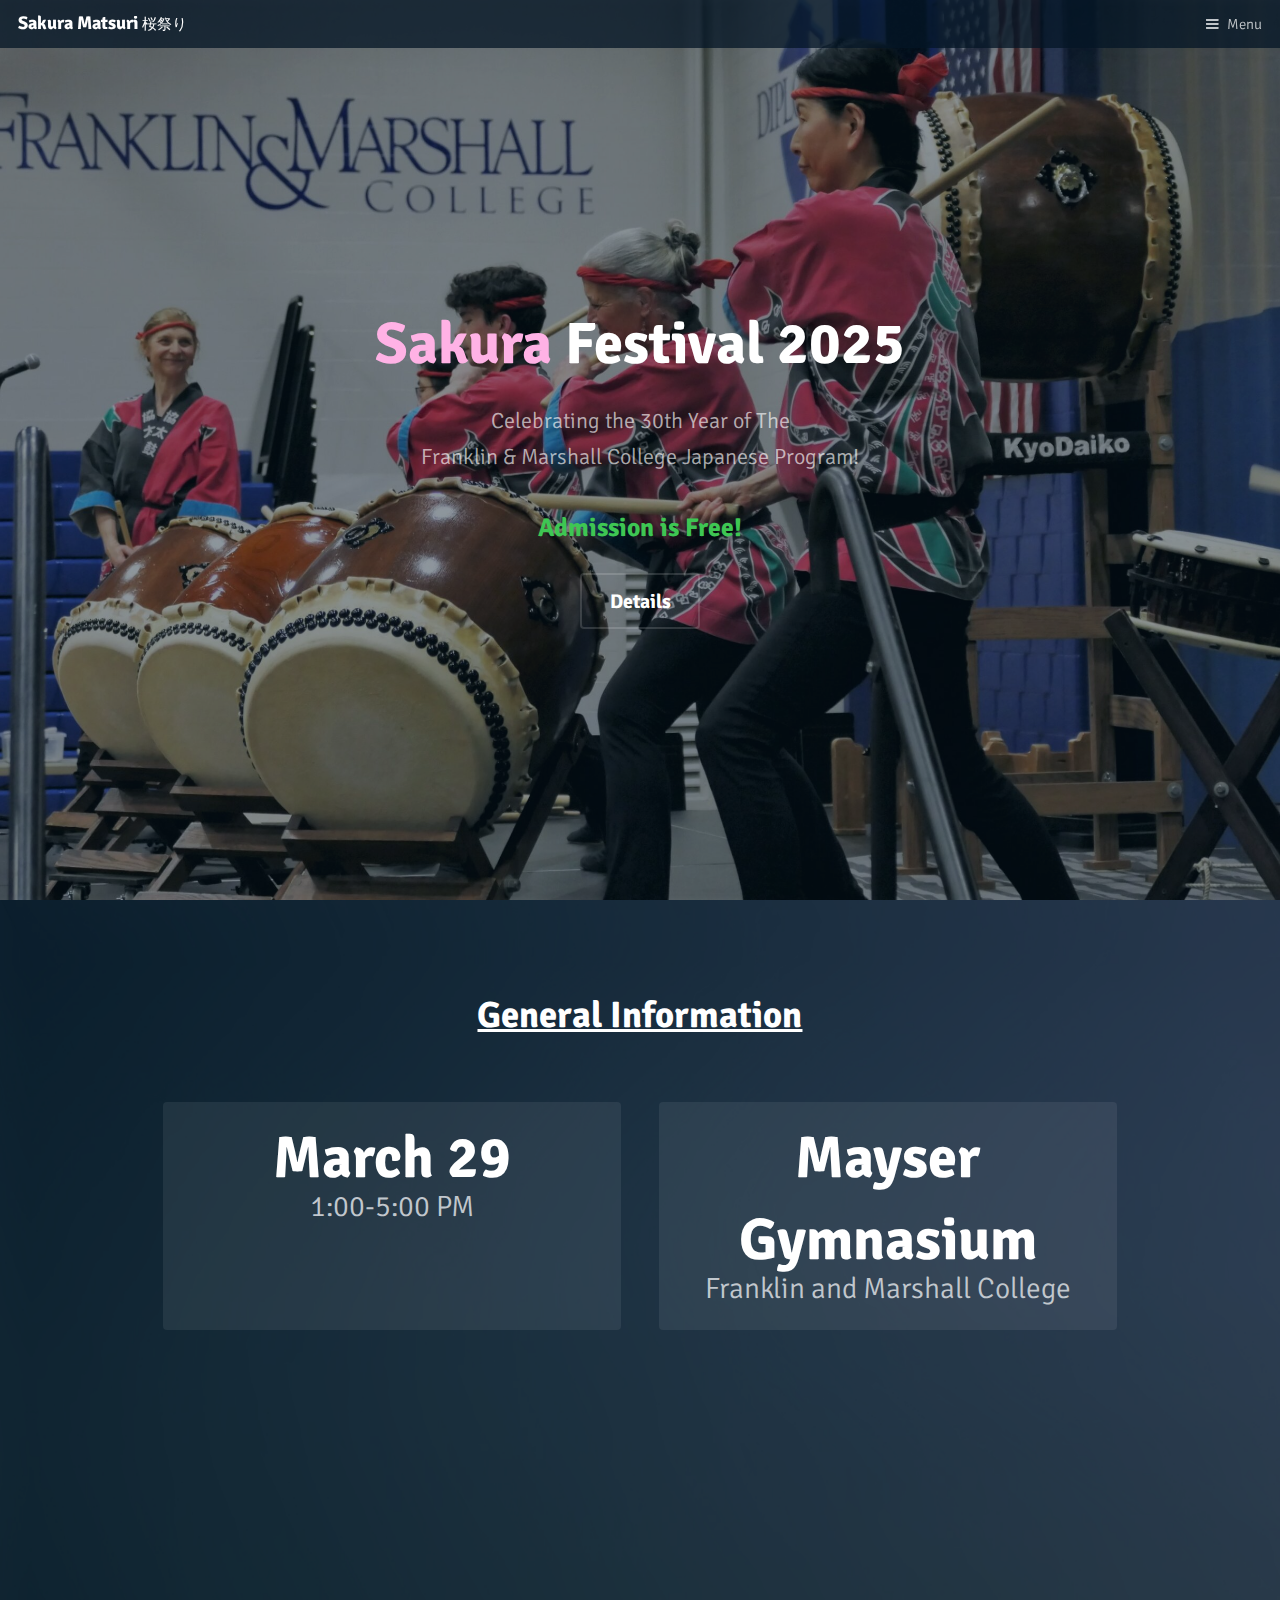
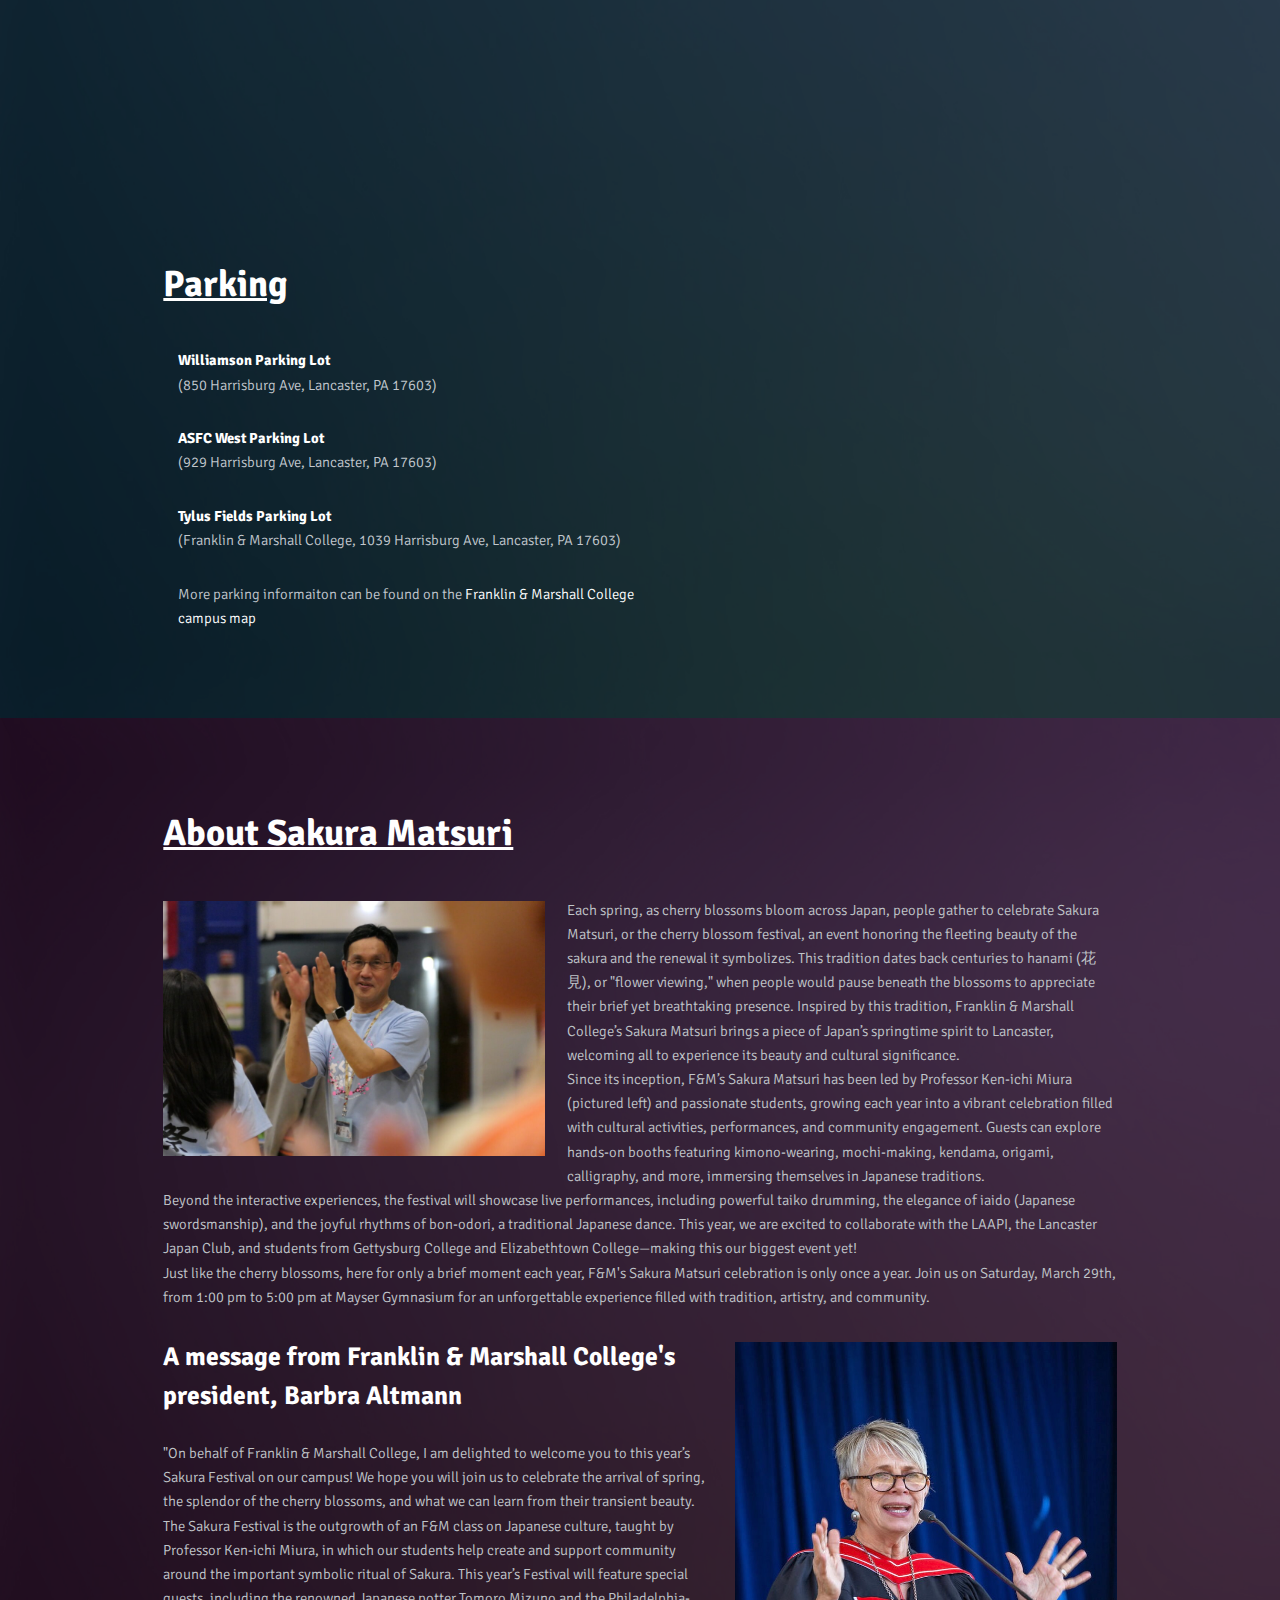
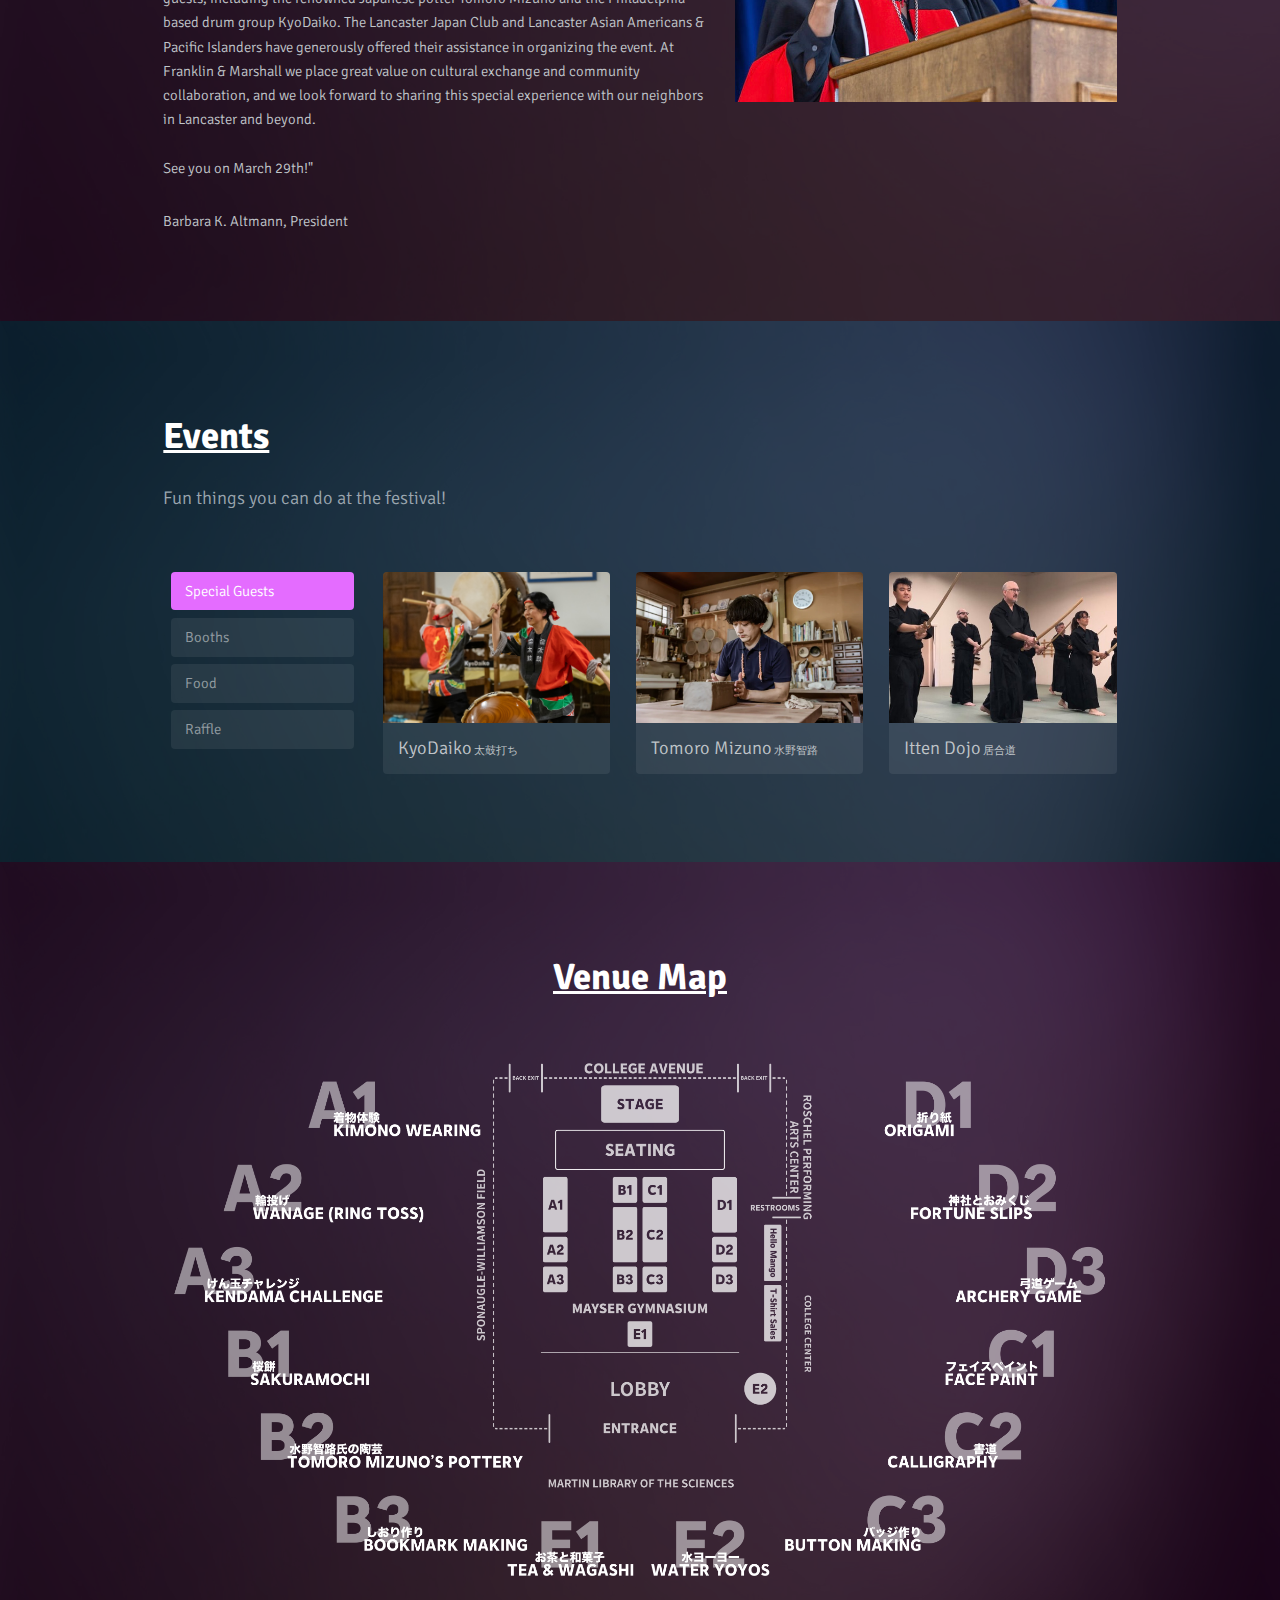
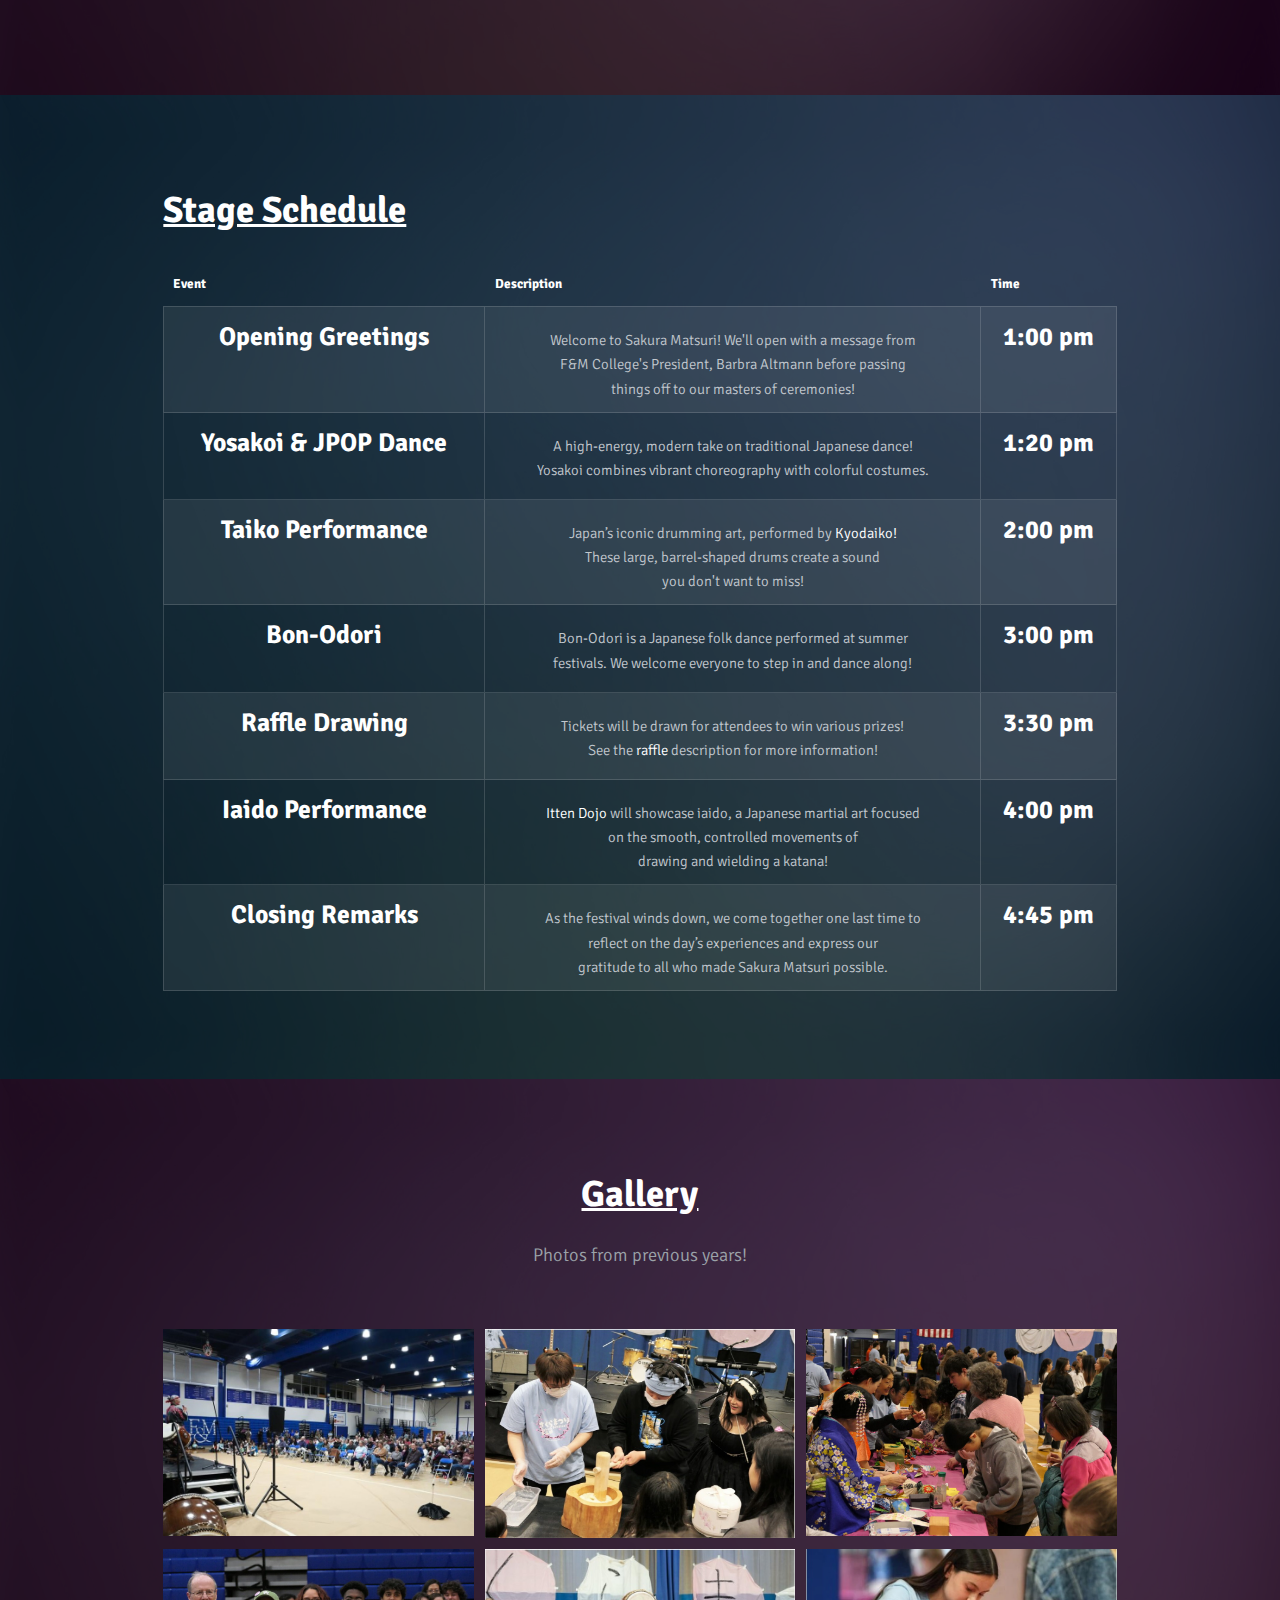
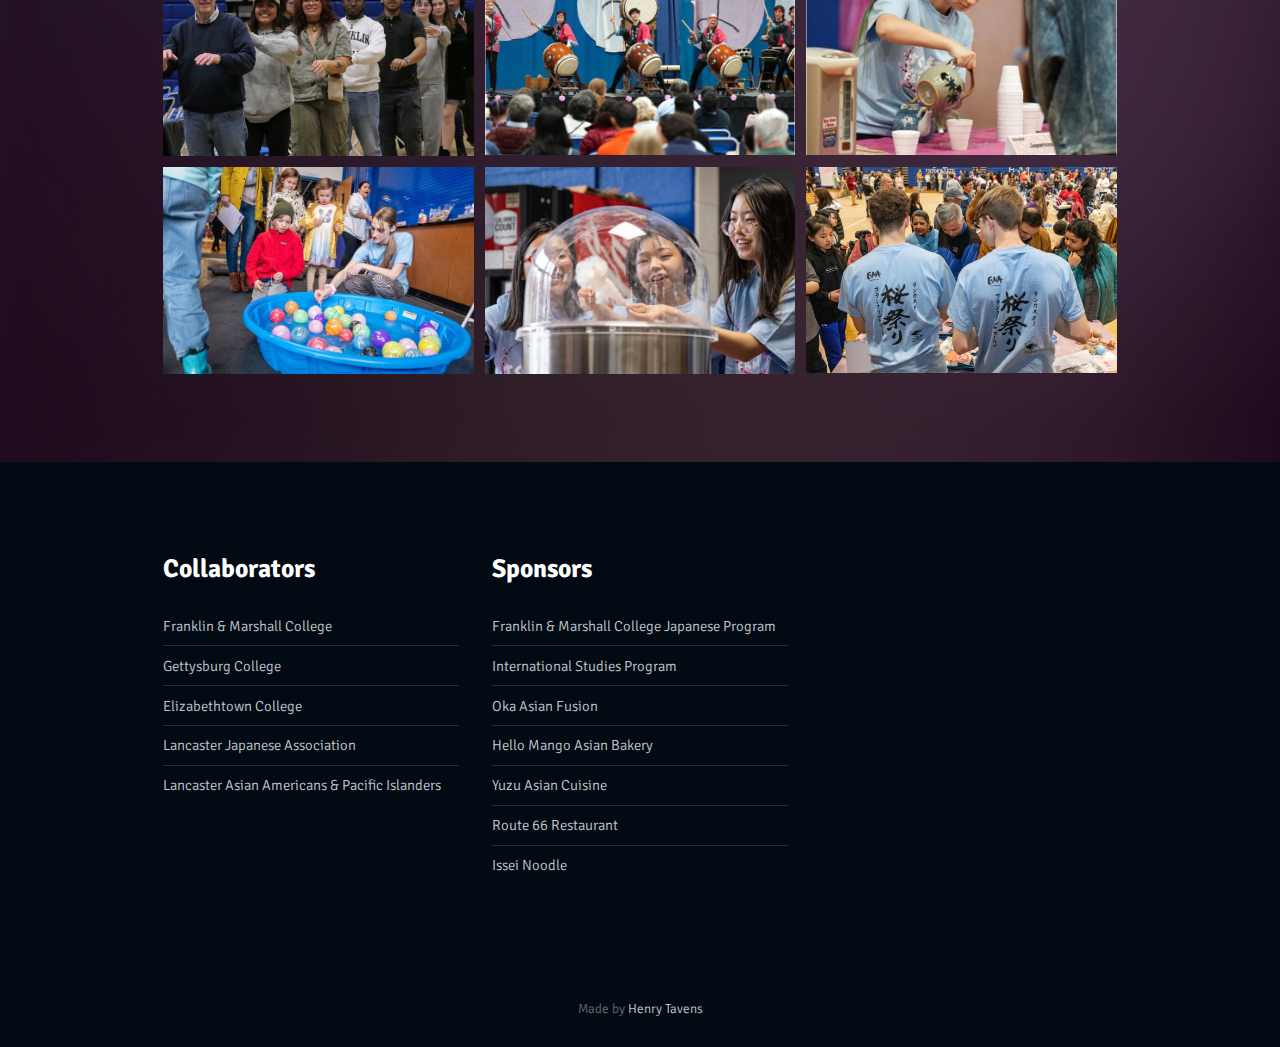
<file: index.html>
<!DOCTYPE HTML>
<html>
	<head>
		<title>Sakura Matsuri 2025</title>
		<meta charset="utf-8">
		<meta name="robots" content="index, follow, max-image-preview:large, max-snippet:-1, max-video-preview:-1">
		<meta name="viewport" content="width=device-width, initial-scale=1">
		<link rel="stylesheet" href="assets/css/main.css">
	</head>
	<body>

		<!-- Header -->
			<header id="header">
				<h1><a href="#">Sakura Matsuri <span>桜祭り</span></a></h1>
				<a href="#menu">Menu</a>
			</header>

		<!-- Nav -->
			<nav id="menu">
				<ul class="links">
					<li><a href="index.html">Home</a></li>
					<li><a href="#introduction" class="scrolly">About Sakura Matsuri</a></li>
					<li><a href="#events" class="scrolly">Events</a></li>
					<li><a href="#venue-map" class="scrolly">Venue Map</a></li>
					<li><a href="#stage-schedule" class="scrolly">Stage Schedule</a></li>
					<li><a href="#gallery" class="scrolly">Gallery</a></li>
					<li><a href="#footer" class="scrolly">Collaborators & Sponsors</a></li>
					<li><a href="日本語.html">日本語</a></li>
				</ul>
			</nav>

			<!-- Banner -->
			<!--
				To use a video as your background, set data-video to the name of your video without
				its extension (eg. images/banner). Your video must be available in both .mp4 and .webm
				formats to work correctly.
			-->
				<section id="banner" data-video="images/drums">
					<div class="inner">
						<header>
							<h1><span style="color: #ffb2e5;">Sakura</span> Festival 2025</h1>
							<p>Celebrating the 30th Year of The <br>
							Franklin & Marshall College Japanese Program!</p>
							<h3><span style="color: #3ec653;">Admission is Free!</span></h3>
						</header>
						<a href="#main" class="button big alt scrolly">Details</a>
					</div>

				</section>

		<!-- Main -->
			<div id="main">

			<!-- One -->
				<section class="wrapper style1">
					<div class="inner">
						<header class="align-center">
							<h2><u>General Information</u></h2>
						</header>
						<!-- 2 Column Video Section -->
							<div class="flex flex-2">
								<div class="video col">
									<div style="padding: 15px; margin-bottom: 10px;">
										<div style="text-align: center; ">
											<span style="font-size: 4em; line-height: 140%"><b>March 29</b></span><br>
											<span style="font-size: 2em; line-height: 0%">1:00-5:00 PM </span>
										</div>
									</div>
								</div>
								<div class="video col">
									<div style="padding: 15px; margin-bottom: 10px;">
										<div style="text-align: center; ">
											<span style="font-size: 4em; line-height: 140%"><b>Mayser Gymnasium</b></span><br>
											<span style="font-size: 2em; line-height: 0%">Franklin and Marshall College </span>
										</div>
								</div>
							</div>
						
					</div>
					<div class="col">
						<div style="padding: 15px; margin-bottom: 10px; padding-left: 0; padding-right: 0; ">
							<iframe src="https://www.google.com/maps/embed?pb=!1m18!1m12!1m3!1d3408.1705274809806!2d-76.32147662379705!3d40.047971678000415!2m3!1f0!2f0!3f0!3m2!1i1024!2i768!4f13.1!3m3!1m2!1s0x89c624618d403963%3A0x9fda090ec98e546f!2sMayser%20Gymnasium!5e1!3m2!1sen!2sus!4v1741313080623!5m2!1sen!2sus" width="600" height="450" style="border:0;border-radius: 4px; width: 100%" allowfullscreen="" loading="lazy" referrerpolicy="no-referrer-when-downgrade"></iframe>
						</div>

					</div>
					<div class="flex flex-2">
					
						<section class="6u 12u$(small)">
							<h2><u>Parking</u></h2>
							<ul><strong>Williamson Parking Lot</strong><br>
							(850 Harrisburg Ave, Lancaster, PA 17603)</ul>
							<ul><strong>ASFC West Parking Lot</strong><br>
							(929 Harrisburg Ave, Lancaster, PA 17603)</ul>
							<ul><strong>Tylus Fields Parking Lot</strong><br>
							(Franklin & Marshall College, 1039 Harrisburg Ave, Lancaster, PA 17603)</ul>
							<ul><small>
							More parking informaiton can be found on the <a href="https://map.concept3d.com/?id=1202#!ce/30075?s/">Franklin & Marshall College campus map</a></small></ul>
						</section>
					<div class="6u$ 12u$(small)">
						<div style="padding: 15px; margin-bottom: 10px; padding-left: 0; padding-right: 0; ">
							<iframe src="https://www.google.com/maps/embed?pb=!1m18!1m12!1m3!1d3054.1645023809483!2d-76.32446174063068!3d40.04942970466106!2m3!1f0!2f0!3f0!3m2!1i1024!2i768!4f13.1!3m3!1m2!1s0x89c6246239e38447%3A0x78fab4c198ed8213!2sWilliamson%20Parking%20Lot%20(H)!5e0!3m2!1sen!2sus!4v1710652921084!5m2!1sen!2sus" width="500" height="300" style="border:0;border-radius: 4px; width: 100%; " allowfullscreen="" loading="lazy" referrerpolicy="no-referrer-when-downgrade"></iframe>
						</div>

					</div>
				</section>

				<section class="wrapper style2">
					<div id="introduction" class="inner">
						<h2><u>About Sakura Matsuri</u></h2>
						<p><span class="image left"><img src="images/miurasensei.jpg" alt=""></span>Each spring, as cherry blossoms bloom across Japan, people gather to celebrate Sakura Matsuri, or the cherry blossom festival, an event honoring the fleeting beauty of the sakura and the renewal it symbolizes. This tradition dates back centuries to hanami (花見), or "flower viewing," when people would pause beneath the blossoms to appreciate their brief yet breathtaking presence. Inspired by this tradition, Franklin & Marshall College’s Sakura Matsuri brings a piece of Japan’s springtime spirit to Lancaster, welcoming all to experience its beauty and cultural significance.<br>
							Since its inception, F&M’s Sakura Matsuri has been led by Professor Ken-ichi Miura (pictured left) and passionate students, growing each year into a vibrant celebration filled with cultural activities, performances, and community engagement. Guests can explore hands-on booths featuring kimono-wearing, mochi-making, kendama, origami, calligraphy, and more, immersing themselves in Japanese traditions.<br>
							Beyond the interactive experiences, the festival will showcase live performances, including powerful taiko drumming, the elegance of iaido (Japanese swordsmanship), and the joyful rhythms of bon-odori, a traditional Japanese dance. This year, we are excited to collaborate with the LAAPI, the Lancaster Japan Club, and students from Gettysburg College and Elizabethtown College—making this our biggest event yet!<br>
							Just like the cherry blossoms, here for only a brief moment each year, F&M's Sakura Matsuri celebration is only once a year. Join us on Saturday, March 29th, from 1:00 pm to 5:00 pm at Mayser Gymnasium for an unforgettable experience filled with tradition, artistry, and community.</p>
							<p><span class="image right"><img src="images/BarbraAltmann 2.jpg" alt=""></span>
								<h3>A message from Franklin & Marshall College's president, Barbra Altmann</h3>
								"On behalf of Franklin & Marshall College, I am delighted to welcome you to this year’s Sakura Festival on our campus! We hope you will join us to celebrate the arrival of spring, the splendor of the cherry blossoms, and what we can learn from their transient beauty.
								The Sakura Festival is the outgrowth of an F&M class on Japanese culture, taught by Professor Ken-ichi Miura, in which our students help create and support community around the important symbolic ritual of Sakura. This year’s Festival will feature special guests, including the renowned Japanese potter Tomoro Mizuno and the Philadelphia-based drum group KyoDaiko. The Lancaster Japan Club and Lancaster Asian Americans & Pacific Islanders have generously offered their assistance in organizing the event.
								At Franklin & Marshall we place great value on cultural exchange and community collaboration, and we look forward to sharing this special experience with our neighbors in Lancaster and beyond.<br>
								<br><p>See you on March 29th!"</p>
								Barbara K. Altmann, President</p>

					</div>
				</section>
				<!-- Two -->
				<section class="wrapper style1">
					<div id="events" class="inner">
						<header>
							<h2><u>Events</u></h2>
							<p>Fun things you can do at the festival!</p>
						</header>
						<!-- Tabbed Video Section -->
							<div class="flex flex-tabs">
								<ul class="tab-list">
									<li><a href="#" data-tab="tab-1" class ="active">Special Guests</a></li>								
									<li><a href="#" data-tab="tab-2">Booths</a></li>
									<li><a href="#" data-tab="tab-3">Food</a></li>
									<li><a href="#" data-tab="tab-4">Raffle</a></li>
									
								</ul>
								<div class="tabs">
									

									<!-- Tab 1 -->
										<div class="tab tab-1 flex flex-3 active">
											
											<!-- Video Thumbnail -->
											<div class="tab tab-1 flex flex-3 active">
											
												<!-- Video Thumbnail -->
													<div class="video col">
														<div class="image fit">
															<img src="images/Kyodaiko.jpg" alt="">
														</div>
														<a href="http://kyodaiko.com/" class="link"><span>Click Me</span></a>
														<p class="caption" style="padding: 10px; padding-left: 15px; ">
															KyoDaiko<small style="font-size: 0.60em; "> 太鼓打ち</small>
													</p>
													</div>
												<!-- Video Thumbnail -->
												<div class="video col">
													<div class="image fit">
														<img src="images/tomoromizuno.jpg" alt="">
													</div>
													<a href="https://www.instagram.com/tomoro.m/" class="link"><span>Click Me</span></a>
													<p class="caption" style="padding: 10px; padding-left: 15px; ">
														Tomoro Mizuno<small style="font-size: 0.60em; "> 水野智路</small>
												</p>
												</div>
												<!-- Video Thumbnail -->
												<div class="video col">
													<div class="image fit">
														<img src="images/itten.jpg" alt="">
													</div>
													<a href="https://www.ittendojo.org/arts/iaido" class="link"><span>Click Me</span></a>
													<p class="caption" style="padding: 10px; padding-left: 15px; ">
														Itten Dojo<small style="font-size: 0.60em; "> 居合道</small>
												</p>
												</div>
											</div>
										</div>

									<!-- Tab 2 -->
										<div class="tab tab-2 flex flex-3">
											<!-- Video Thumbnail -->
											<div class="video col">
<!--
												<div class="image fit">
													<img src="images/pic01.jpg" alt="">
												</div>
-->
											  <p class="caption" style="padding: 10px; padding-left: 15px; ">
													Kimono Wearing <small style="font-size: 0.60em; "></small>
											  </p>
											</div>
											<div class="video col">
<!--
												<div class="image fit">
													<img src="images/pic01.jpg" alt="">
												</div>
-->
											  <p class="caption" style="padding: 10px; padding-left: 15px; ">
													Wanage (Ring Toss) <small style="font-size: 0.60em; "></small>
											  </p>
											</div>
                                            <div class="video col">
<!--
												<div class="image fit">
													<img src="images/pic01.jpg" alt="">
												</div>
-->
											  <p class="caption" style="padding: 10px; padding-left: 15px; ">
													Kendama Challenge <small style="font-size: 0.60em; "></small>
											  </p>
											</div>
											
                                            <div class="video col">
<!--
												<div class="image fit">
													<img src="images/pic01.jpg" alt="">
												</div>
-->
											  <p class="caption" style="padding: 10px; padding-left: 15px; ">
													Water Yoyos <small style="font-size: 0.60em; "></small>
											  </p>
											</div>
											
                                            <div class="video col">
<!--
												<div class="image fit">
													<img src="images/pic01.jpg" alt="">
												</div>
-->
											  <p class="caption" style="padding: 10px; padding-left: 15px; ">
													Pottery <small style="font-size: 0.60em; "></small>
											  </p>
											</div>
											
											<div class="video col">
<!--
												<div class="image fit">
													<img src="images/pic01.jpg" alt="">
												</div>
-->
												<p class="caption" style="padding: 10px; padding-left: 15px; ">
													Bookmark Making <small style="font-size: 0.60em; "></small>
												</p>
											</div>
											
											<div class="video col">
<!--
												<div class="image fit">
													<img src="images/pic01.jpg" alt="">
												</div>
-->
												<p class="caption" style="padding: 10px; padding-left: 15px; ">
													Button Making <small style="font-size: 0.60em; "></small>
												</p>
											</div>
											
											<div class="video col">
<!--
												<div class="image fit">
													<img src="images/pic01.jpg" alt="">
												</div>
-->
												<p class="caption" style="padding: 10px; padding-left: 15px; ">
													Calligraphy <small style="font-size: 0.60em; "></small>
												</p>
											</div>
											
											<div class="video col">
<!--
												<div class="image fit">
													<img src="images/pic01.jpg" alt="">
												</div>
-->
												<p class="caption" style="padding: 10px; padding-left: 15px; ">
													Face Paint <small style="font-size: 0.60em; "></small>
												</p>
											</div>
											
											<div class="video col">
<!--
												<div class="image fit">
													<img src="images/pic01.jpg" alt="">
												</div>
-->
												<p class="caption" style="padding: 10px; padding-left: 15px; ">
													Information Desk <small style="font-size: 0.60em; "></small>
												</p>
											</div>
											<div class="video col">
<!--
												<div class="image fit">
													<img src="images/pic01.jpg" alt="">
												</div>
-->
											  <p class="caption" style="padding: 10px; padding-left: 15px; ">
													Fortune Slips<small style="font-size: 0.60em; "></small>
											  </p>
											</div>
											<div class="video col">
<!--
												<div class="image fit">
													<img src="images/pic01.jpg" alt="">
												</div>
-->
											  <p class="caption" style="padding: 10px; padding-left: 15px; ">
													Origami <small style="font-size: 0.60em; "></small>
											  </p>
											</div>
											<div class="video col">
<!--
												<div class="image fit">
													<img src="images/pic01.jpg" alt="">
												</div>
-->
												<p class="caption" style="padding: 10px; padding-left: 15px; ">
													Archery Game <small style="font-size: 0.60em; "></small>
												</p>
											</div>
											<div class="video">
<!--
												<div class="image fit">
													<img src="images/pic01.jpg" alt="">
												</div>
-->
											  <p class="caption" style="padding: 10px; padding-left: 15px; ">
													T-shirts and bags will be sold at the event - proceedings will be donated to the Noto Peninsula Earthquake Relief Fund
											  </p>
											</div>
										</div>
										<div class="tab tab-3 flex flex-3">
											<!-- Video Thumbnail -->
											<div class="video col">
												<div class="image fit">
													<img src="images/uberoll.jpg" alt="">
												</div>
												<a href="https://www.hellomangoasianbakery.com/" class="link"><span>Click Me</span></a>
												<p class="caption" style="padding: 10px; padding-left: 15px; ">
													Baked Goods<small style="font-size: 0.60em; "> (Hello Mango Asian Bakery)</small>
											</p>
											</div>
											<div class="nohover col">
												<div class="image fit">
													<img src="images/sakuramochi.jpg" alt="">
												</div>
												<p class="caption" style="padding: 10px; padding-left: 15px; ">
													Sakuramochi<small style="font-size: 0.60em; "></small>
											</p>
											</div>
											<div class="nohover col">
												<div class="image fit">
													<img src="images/ochasnacks.jpg" alt="">
												</div>
												<p class="caption" style="padding: 10px; padding-left: 15px; ">
													Tea & Wagashi<small style="font-size: 0.60em; "></small>
											</p>
											</div>
										</div>
										<!-- Tab 4 -->
										<div class="tab tab-4 flex flex-9">
											<!-- Video Thumbnail -->
											<div class="video col">
													
												<p class="caption" style="padding: 10px; padding-left: 15px; ">
													All attendees of the festival will be eligible to enter the raffle.
													<strong>Tickets will be distributed at the information table.</strong> 
													Possible prizes include:
													
													<li style="padding-left: 15px; ">$20 gift card to <a href="https://order.toasttab.com/online/route-66-restaurant">Route 66 Restaurant</a> (5 winners)</li>
													<li style="padding-left: 15px; ">$25 gift card to <a href="https://yuzuasian.com/">Yuzu Asian Cuisine</a> (4 winners)</li>
													<li style="padding-left: 15px; ">$50 gift card to <a href="https://www.isseinoodle.com/">Issei Noodle</a> (4 winners)</li>
													<li style="padding-left: 15px; ">$100 gift card to <a href="https://www.hellomangoasianbakery.com/">Hello Mango Asian Bakery</a> (1 winner)</li>
													<li style="padding-left: 15px; ">$200 gift card to <a href="https://www.okaasianfusion.com/">Oka Asian Fusion</a> (1 winner)</li>
													<li style="padding-left: 15px; ">And More!</li>
													<p class="caption" style="padding: 10px; padding-left: 15px; ">
														Each guest is allowed only one entry into the raffle to ensure fairness.
												</p>
										
											
											</div>
											<!-- Video Thumbnail -->
												<!--<div class="video col">
													<div class="image fit">
														<img src="images/pic02.jpg" alt="">
														<div class="arrow">
															<div class="icon fa-play"></div>
														</div>
													</div>
													<a href="generic.html" class="link"><span>Click Me</span></a>
												</div>
											< Video Thumbnail >
												<div class="video col">
													<div class="image fit">
														<img src="images/pic01.jpg" alt="">
														<div class="arrow">
															<div class="icon fa-play"></div>
														</div>
													</div>
													<a href="generic.html" class="link"><span>Click Me</span></a>
												</div>
											<!- Video Thumbnail ->
												<div class="video col">
													<div class="image fit">
														<img src="images/pic06.jpg" alt="">
														<div class="arrow">
															<div class="icon fa-play"></div>
														</div>
													</div>
													<a href="generic.html" class="link"><span>Click Me</span></a>
												</div>
											<!-Video Thumbnail ->
												<div class="video col">
													<div class="image fit">
														<img src="images/pic05.jpg" alt="">
														<div class="arrow">
															<div class="icon fa-play"></div>
														</div>
													</div>
													<a href="generic.html" class="link"><span>Click Me</span></a>
												</div>
											<!- Video Thumbnail ->
												<div class="video col">
													<div class="image fit">
														<img src="images/pic04.jpg" alt="">
														<div class="arrow">
															<div class="icon fa-play"></div>
														</div>
													</div>
													<a href="generic.html" class="link"><span>Click Me</span></a>
												</div>-->
										</div>

								</div>
							</div>
					</div>
				</section>

			<!-- Three -->
				<section class="wrapper style2">
					<div id="venue-map" class="inner">
						<header class="align-center">
							<h2><u>Venue Map</u></h2>
							<!--<p></p>-->
							<div class="image fit">
								<img src="images/Venue_Map_Final.png" alt="">
							</div>

						</header>

					</div>
				</section>
				<section class="wrapper style1">
					<div id="stage-schedule" class="inner">
						<h2><u>Stage Schedule</u></h2>
						<table class="alt" style="text-align: center;">
							<thead>
								<tr>
									<th>Event</th>
									<th>Description</th>
									<th>Time</th>
								</tr>
								</thead>
                            <tbody>
                            <tr>
                                <td><h3>Opening Greetings</h3></td>
                                <td>Welcome to Sakura Matsuri! We'll open with a message from <br>
									F&M College's President, Barbra Altmann before passing<br>
									things off to our masters of ceremonies!</td>
                                <td><h3>1:00 pm</h3></td>
                            </tr>
                            <tr>
                                <td><h3>Yosakoi & JPOP Dance</h3></td>
                                <td>A high-energy, modern take on traditional Japanese dance!<br>
									Yosakoi combines vibrant choreography with colorful costumes.</td>
                                <td><h3>1:20 pm</h3></td>
                            </tr>
                            <tr>
                                <td><h3>Taiko Performance</h3></td>
                                <td>Japan’s iconic drumming art, performed by <a href="http://kyodaiko.com/">Kyodaiko!</a><br>
									These large, barrel-shaped drums create a sound<br>
									you don't want to miss!</td>
                                <td><h3>2:00 pm</h3></td>
                            </tr>
                            <tr>
                                <td><h3>Bon-Odori</h3></td>
                                <td>Bon-Odori is a Japanese folk dance performed at summer<br>
									festivals. We welcome everyone to step in and dance along!</td>
                                <td><h3>3:00 pm</h3></td>
							</tr>
                            <tr>
                                <td><h3>Raffle Drawing</h3></td>
                                <td>Tickets will be drawn for attendees to win various prizes! <br> 
									See the <a href="#events">raffle</a> description for more information!</td>
                                <td><h3>3:30 pm</h3></td>
                            </tr>
							<tr>
                                <td><h3>Iaido Performance</h3></td>
                                <td><a href="https://www.ittendojo.org/">Itten Dojo</a> will showcase iaido, a Japanese martial art focused<br>
									on the smooth, controlled movements of<br>
									drawing and wielding a katana!</td>
                                <td><h3>4:00 pm</h3></td>
                            </tr>
							<tr>
                                <td><h3>Closing Remarks</h3></td>
                                <td>As the festival winds down, we come together one last time to<br>
									reflect on the day’s experiences and express our<br> 
									gratitude to all who made Sakura Matsuri possible.</td>
                                <td><h3>4:45 pm</h3></td>
                            </tr>
                            </tbody>
                            <tfoot>
                            <tr>
                                <!--<td colspan="2"></td>
                                <td>100.00</td>-->
                            </tr>
                            </tfoot>
                        </table>

					</div>
				</section>
				<section class="wrapperwide style2">
					<div id="gallery" class="inner">
						<header class="align-center">
							<h2><u>Gallery</u></h2>
							<p>Photos from previous years!</p>
						</header>
						<div class="box alt">
							<div class="row 50% uniform">
								<div class="4u"><span class="image fit"><img src="images/chairs2023.jpg" alt=""></span></div>
								<div class="4u"><span class="image fit"><img src="images/mochipounding.jpg" alt=""></span></div>
								<div class="4u$"><span class="image fit"><img src="images/origami2023.jpg" alt=""></span></div>
								<!-- Break -->
								<div class="4u"><span class="image fit"><img src="images/dancing2023.jpg" alt=""></span></div>
								<div class="4u"><span class="image fit"><img src="images/taikostage.jpg" alt=""></span></div>
								<div class="4u$"><span class="image fit"><img src="images/Teapour.jpg" alt=""></span></div>
								<!-- Break -->
								<div class="4u"><span class="image fit"><img src="images/balloongame.jpg" alt=""></span></div>
								<div class="4u"><span class="image fit"><img src="images/cottoncandy.jpg" alt=""></span></div>
								<div class="4u$"><span class="image fit"><img src="images/banner.jpg" alt=""></span></div>
							</div>
						</div>
					</div>
				</section>
			<div>
				

		<!-- Footer -->
			<footer id="footer">
				<div class="inner">
					<div class="flex flex-3">
						<div class="col">
							<h3>Collaborators</h3>
							<ul class="alt">
								<li><a href="https://www.fandm.edu/">Franklin & Marshall College</a></li>
								<li><a href="https://www.gettysburg.edu/academic-programs/east-asian-studies/programs/japanese-language">Gettysburg College</a></li>
								<li><a href="https://www.etown.edu/schools/school-of-arts-and-humanities/japanese/index.aspx#main-footer">Elizabethtown College</a></li>
								<li><a href="#">Lancaster Japanese Association</a></li>
								<li><a href="https://www.instagram.com/lancasteraapi/">Lancaster Asian Americans & Pacific Islanders</a></li>
							</ul>
						</div>
						<div class="col">
							<h3>Sponsors</h3>
							<ul class="alt">
								<li><a href="https://www.fandm.edu/fields-of-study/japanese/">Franklin & Marshall College Japanese Program</a></li>
								<li><a href="https://www.fandm.edu/fields-of-study/international-studies/">International Studies Program</a></li>
								<li><a href="https://www.okaasianfusion.com/">Oka Asian Fusion</a></li>
								<li><a href="https://www.hellomangoasianbakery.com/">Hello Mango Asian Bakery</a></li>
								<li><a href="https://yuzuasian.com/">Yuzu Asian Cuisine</a></li>
								<li><a href="https://thisisroute66.com/">Route 66 Restaurant</a></li>
								<li><a href="https://www.isseinoodle.com/">Issei Noodle</a></li>
							</ul>
						</div>
						<div class="col">
<!--			
							<h3>Accumsan</h3>
							<ul class="alt">
								<li><a href="#">Nascetur nunc varius commodo.</a></li>
								<li><a href="#">Vis id faucibus montes tempor</a></li>
								<li><a href="#">Massa amet lobortis vel.</a></li>
								<li><a href="#">Nascetur nunc varius commodo.</a></li>
							</ul>
							-->
						</div>
					</div>
				</div>
<!--
				<div class="copyright">
					<ul class="icons">
						<li><a href="#" class="icon fa-twitter"><span class="label">Twitter</span></a></li>
						<li><a href="#" class="icon fa-facebook"><span class="label">Facebook</span></a></li>
						<li><a href="#" class="icon fa-instagram"><span class="label">Instagram</span></a></li>
						<li><a href="#" class="icon fa-snapchat"><span class="label">Snapchat</span></a></li>
					</ul>
				</div>
			-->
			</footer>

		<div class="copyright">
			Made by <a href="https://www.linkedin.com/in/henrytavens/">Henry Tavens</a>
		</div>

		<!-- Scripts -->
			<script src="assets/js/jquery.min.js"></script>
			<script src="assets/js/jquery.scrolly.min.js"></script>
			<script src="assets/js/skel.min.js"></script>
			<script src="assets/js/util.js"></script>
			<script src="assets/js/main.js"></script>

	</body>
</html>
</file>
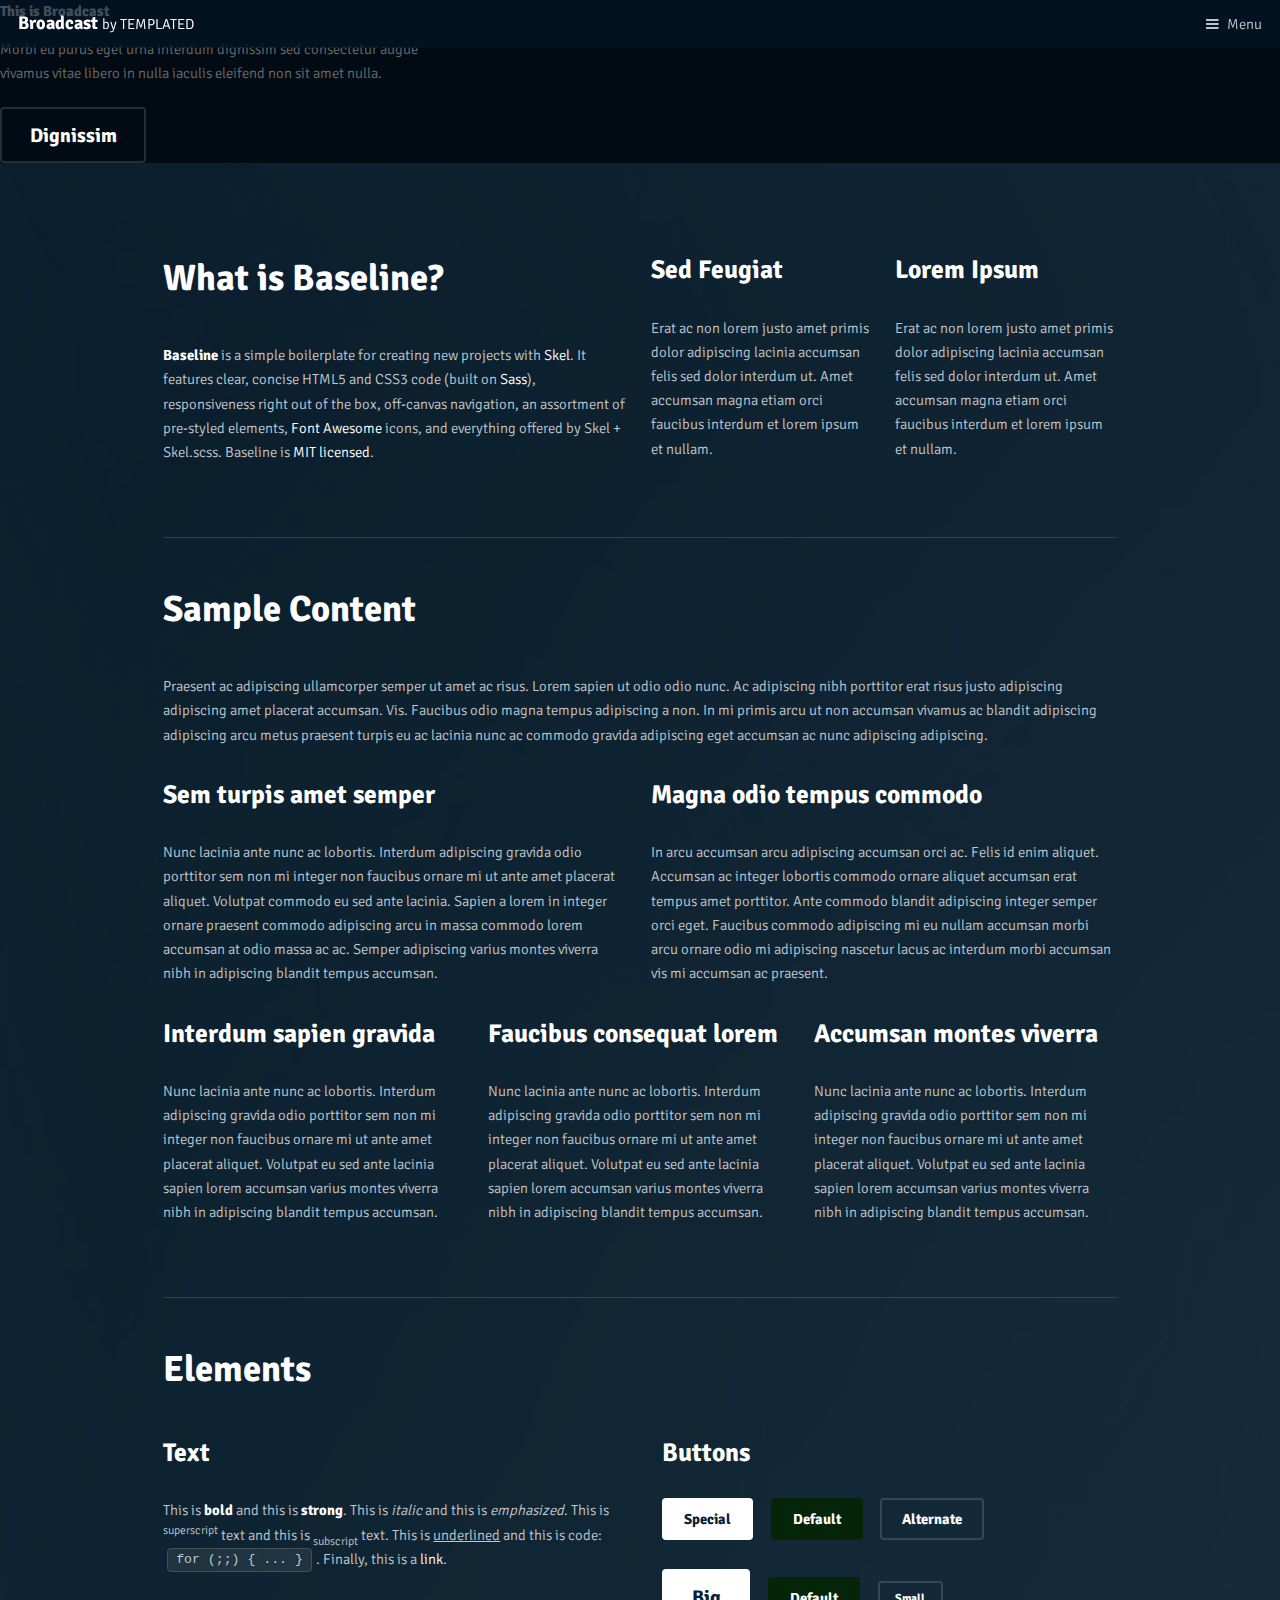
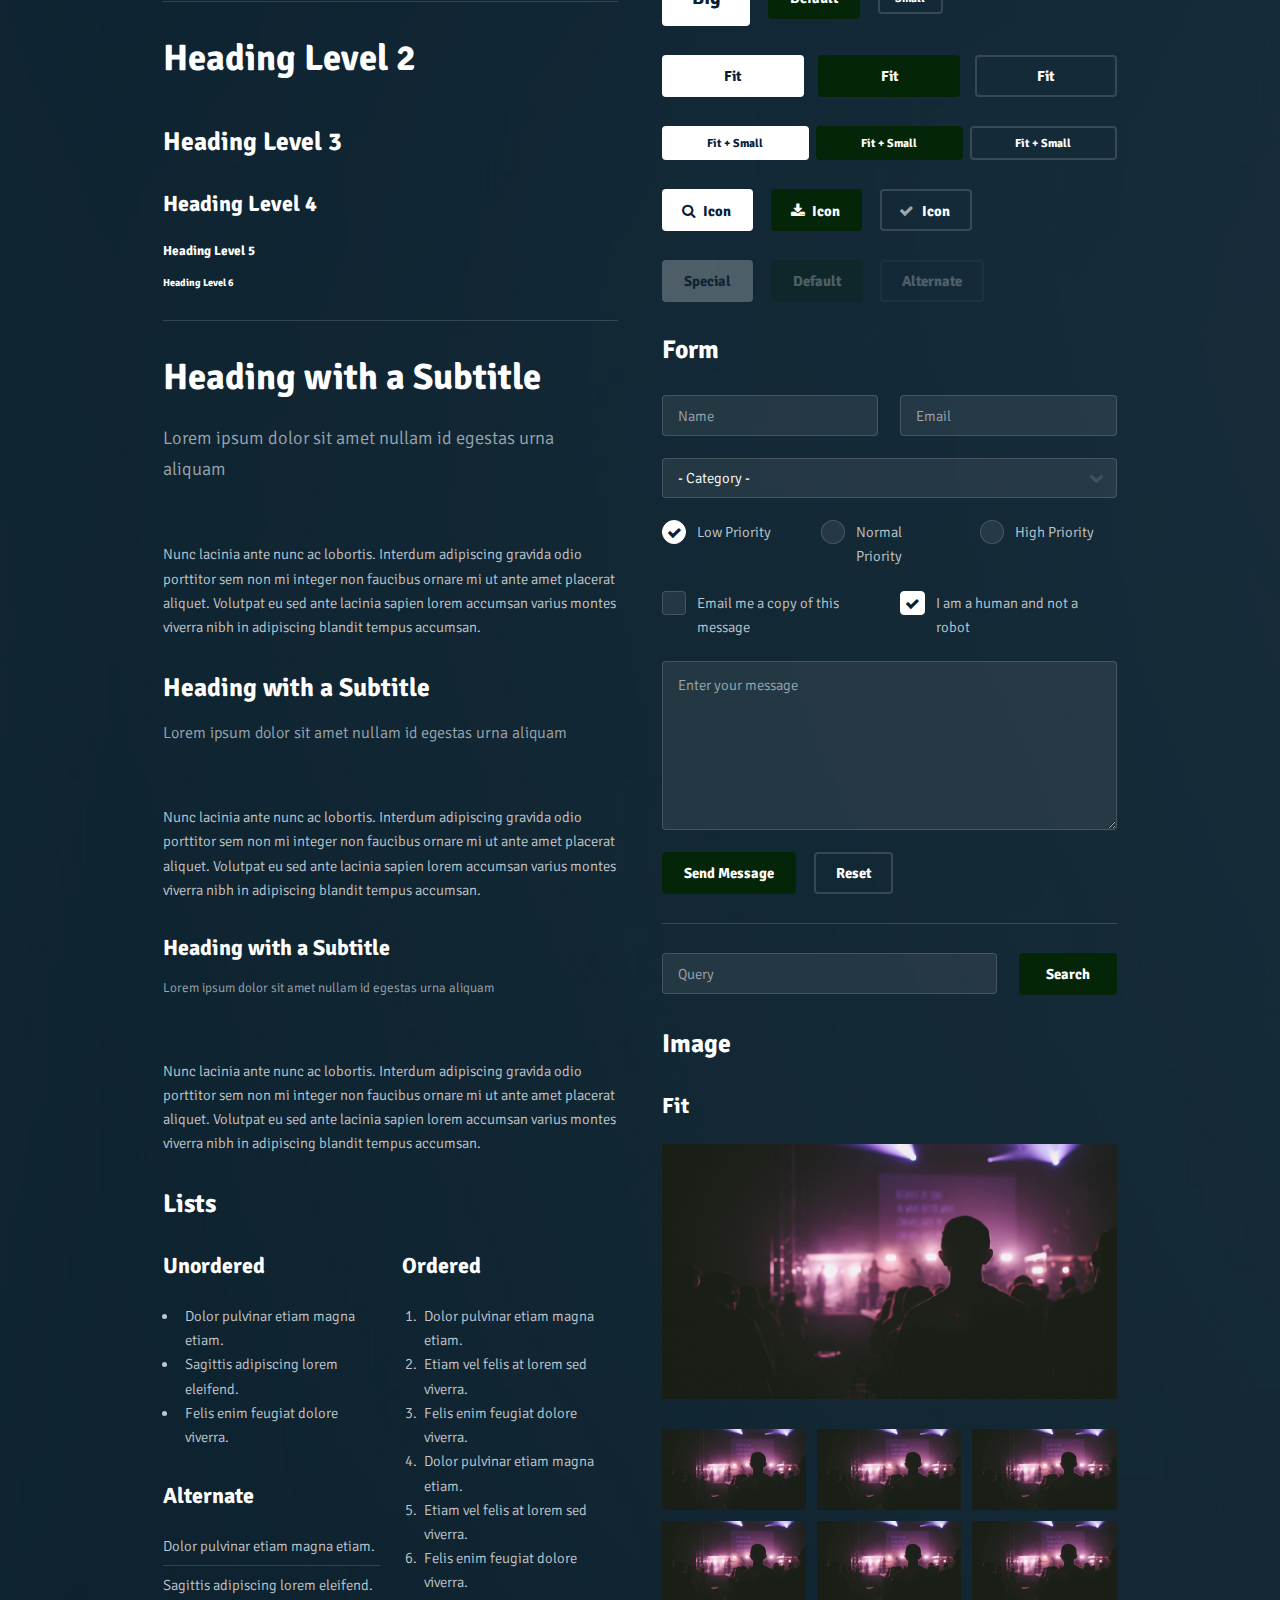
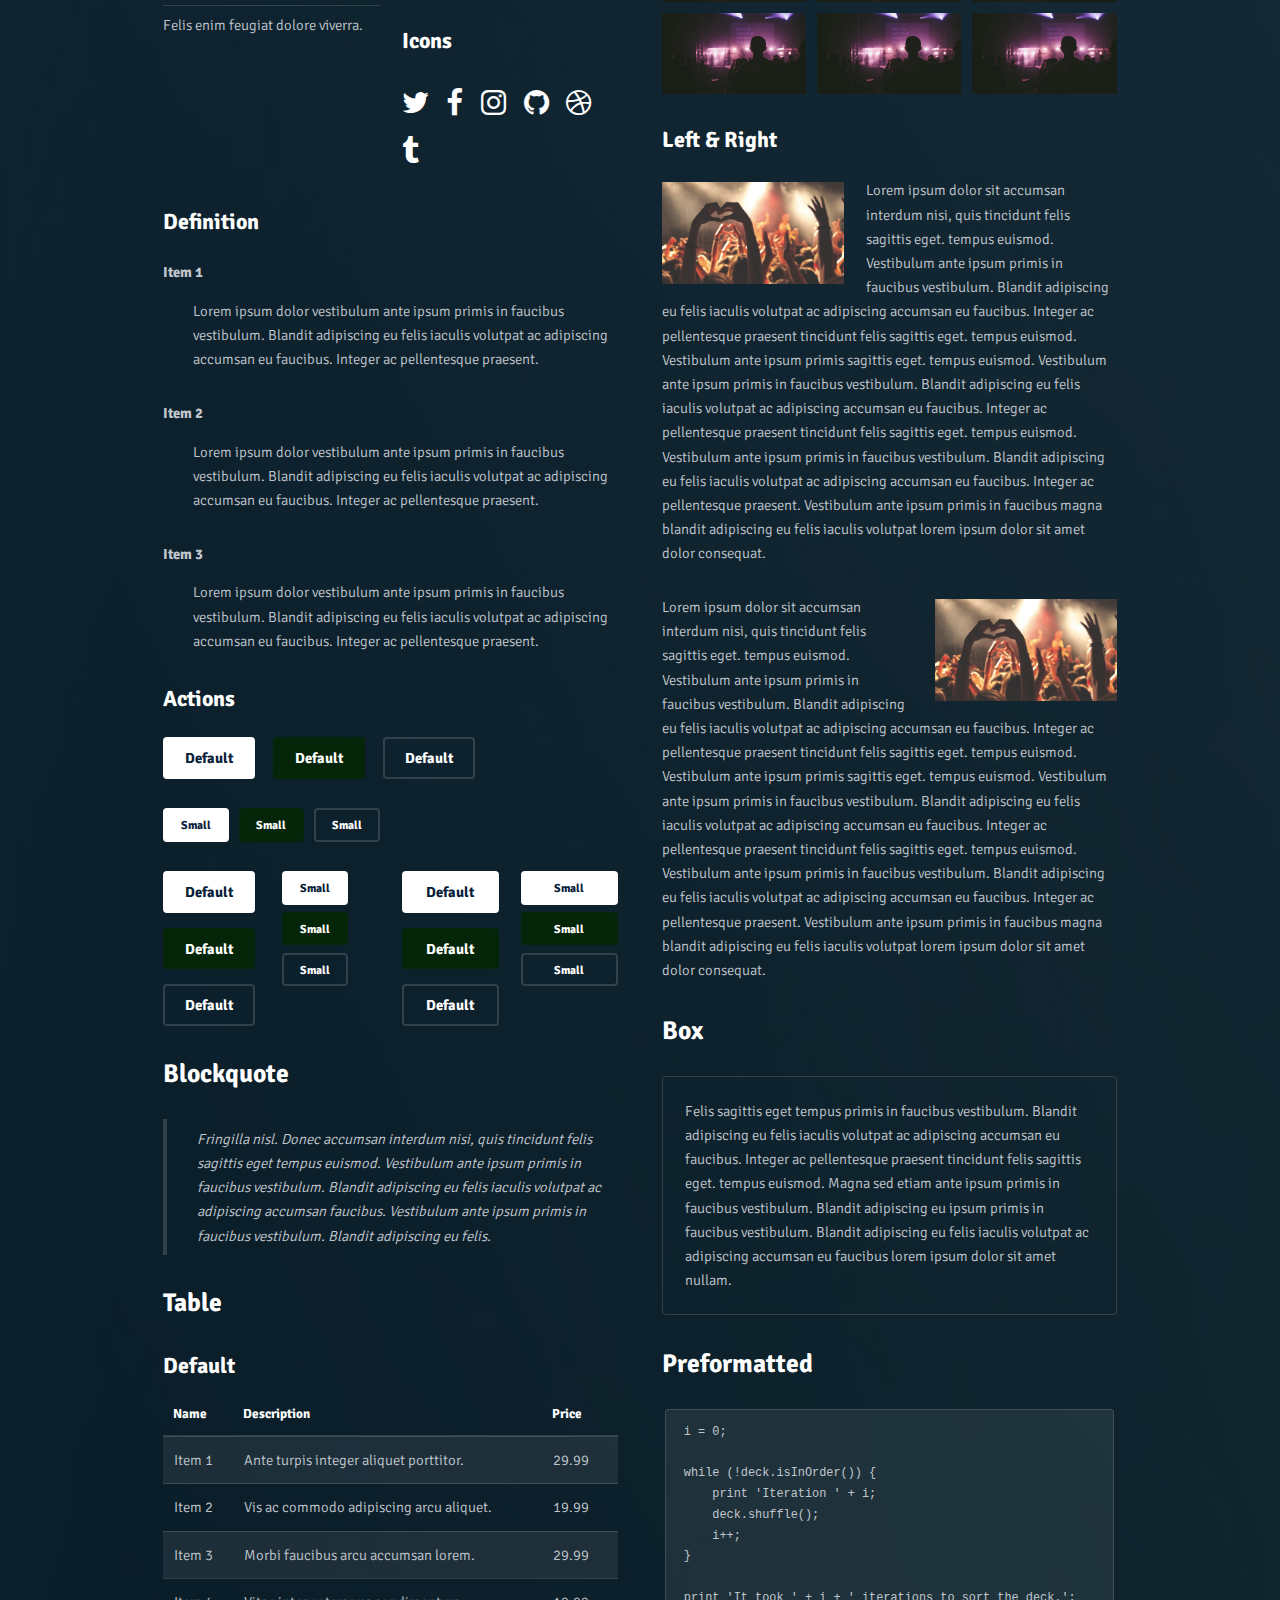
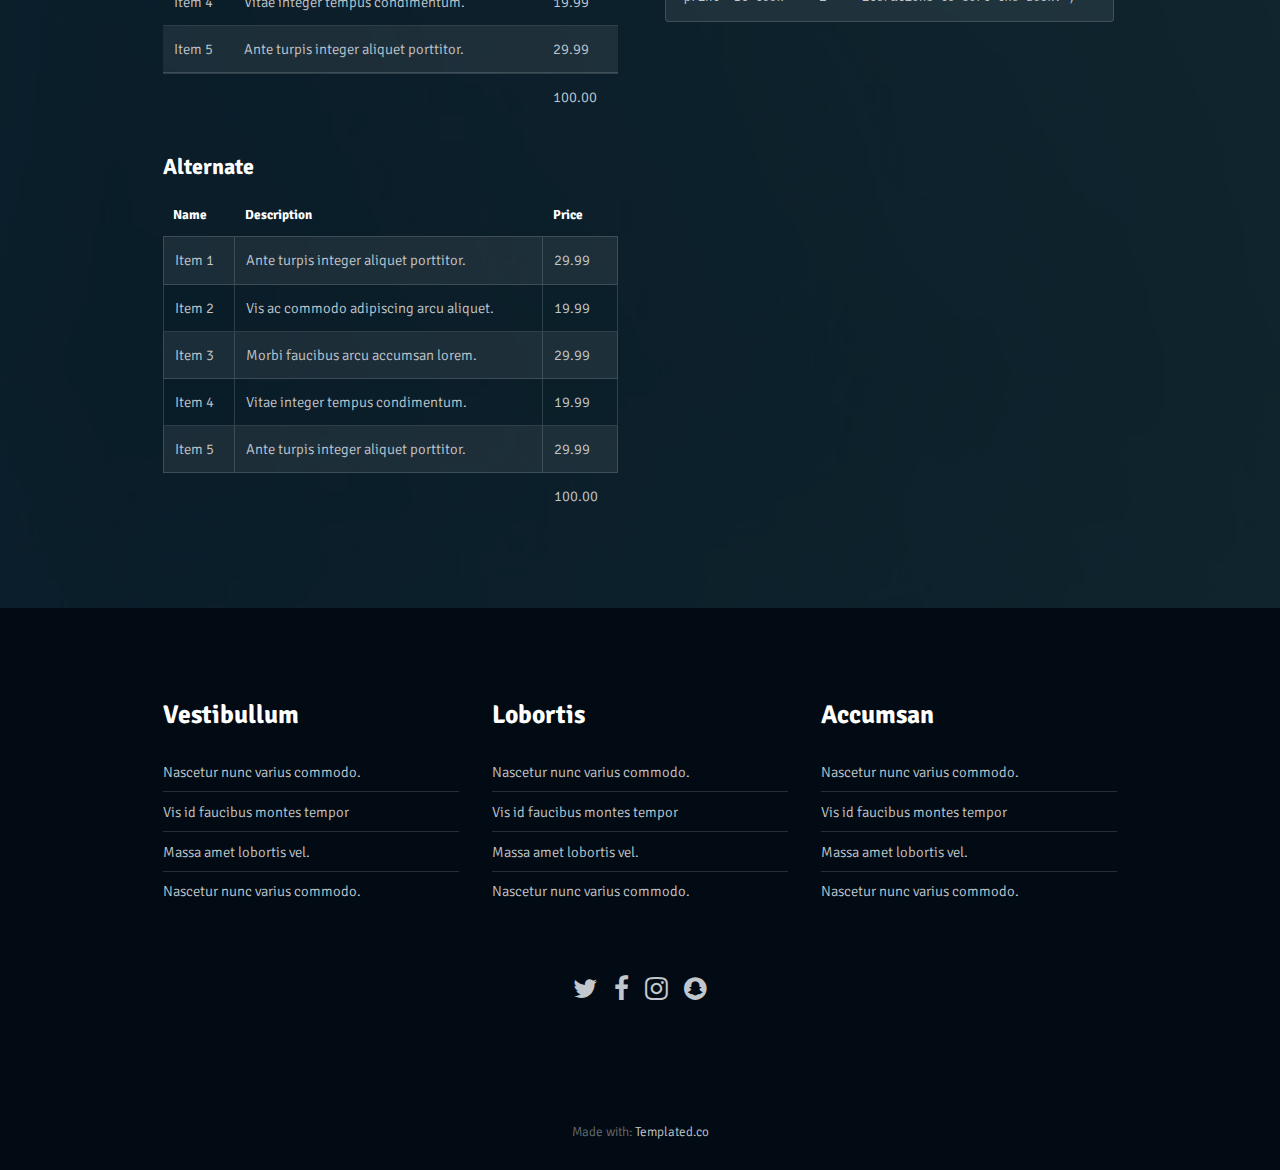
<file: elements.html>
<!DOCTYPE HTML>
<!--
	Broadcast by TEMPLATED
	templated.co @templatedco
	Released for free under the Creative Commons Attribution 3.0 license (templated.co/license)
--><html>
<head>
    <title>Elements - Broadcast by TEMPLATED</title>
    <meta charset="utf-8">
    <meta name="robots" content="index, follow, max-image-preview:large, max-snippet:-1, max-video-preview:-1">
    <meta name="viewport" content="width=device-width, initial-scale=1">
    <link rel="stylesheet" href="assets/css/main.css">
</head>
<body>

<!-- Header -->
<header id="header">
    <h1><a href="#">Broadcast <span>by TEMPLATED</span></a></h1>
    <a href="#menu">Menu</a>
</header>

<!-- Nav -->
<nav id="menu">
    <ul class="links">
        <li><a href="index.html">Home</a></li>
        <li><a href="generic.html">Generic</a></li>
        <li><a href="elements.html">Elements</a></li>
    </ul>
</nav>

<!-- Banner -->
<!--
    To use a video as your background, set data-video to the name of your video without
    its extension (eg. images/banner). Your video must be available in both .mp4 and .webm
    formats to work correctly.
-->
<section id="drums" data-video="images/drums">
    <div class="inner">
        <header>
            <h1>This is Broadcast</h1>
            <p>Morbi eu purus eget urna interdum dignissim sed consectetur augue<br>
                vivamus vitae libero in nulla iaculis eleifend non sit amet nulla.</p>
        </header>
        <a href="#main" class="button big alt scrolly">Dignissim</a>
    </div>

</section>

<!-- Main -->
<div id="main">
    <section class="wrapper style1">
        <div class="inner">

            <!-- Intro -->
            <div class="row">
                <section class="6u 12u$(medium)">
                    <h2>What is Baseline?</h2>
                    <p><strong>Baseline</strong> is a simple boilerplate for creating new projects with <a href="http://skel.io">Skel</a>. It features clear, concise HTML5 and CSS3 code (built on <a href="http://sass-lang.com">Sass</a>), responsiveness right out of the box, off-canvas navigation, an assortment of pre-styled elements, <a href="http://fontawesome.io">Font Awesome</a> icons, and everything offered by Skel + Skel.scss. Baseline is <a href="http://skel.io/license">MIT licensed</a>.</p>
                </section>
                <section class="3u 6u(medium) 12u$(small)">
                    <h3>Sed Feugiat</h3>
                    <p>Erat ac non lorem justo amet primis dolor adipiscing lacinia accumsan felis sed dolor interdum ut. Amet accumsan magna etiam orci faucibus interdum et lorem ipsum et nullam.</p>
                </section>
                <section class="3u$ 6u$(medium) 12u$(small)">
                    <h3>Lorem Ipsum</h3>
                    <p>Erat ac non lorem justo amet primis dolor adipiscing lacinia accumsan felis sed dolor interdum ut. Amet accumsan magna etiam orci faucibus interdum et lorem ipsum et nullam.</p>
                </section>
            </div>

            <hr class="major">

            <!-- Content -->
            <h2 id="content">Sample Content</h2>
            <p>Praesent ac adipiscing ullamcorper semper ut amet ac risus. Lorem sapien ut odio odio nunc. Ac adipiscing nibh porttitor erat risus justo adipiscing adipiscing amet placerat accumsan. Vis. Faucibus odio magna tempus adipiscing a non. In mi primis arcu ut non accumsan vivamus ac blandit adipiscing adipiscing arcu metus praesent turpis eu ac lacinia nunc ac commodo gravida adipiscing eget accumsan ac nunc adipiscing adipiscing.</p>
            <div class="row">
                <div class="6u 12u$(small)">
                    <h3>Sem turpis amet semper</h3>
                    <p>Nunc lacinia ante nunc ac lobortis. Interdum adipiscing gravida odio porttitor sem non mi integer non faucibus ornare mi ut ante amet placerat aliquet. Volutpat commodo eu sed ante lacinia. Sapien a lorem in integer ornare praesent commodo adipiscing arcu in massa commodo lorem accumsan at odio massa ac ac. Semper adipiscing varius montes viverra nibh in adipiscing blandit tempus accumsan.</p>
                </div>
                <div class="6u$ 12u$(small)">
                    <h3>Magna odio tempus commodo</h3>
                    <p>In arcu accumsan arcu adipiscing accumsan orci ac. Felis id enim aliquet. Accumsan ac integer lobortis commodo ornare aliquet accumsan erat tempus amet porttitor. Ante commodo blandit adipiscing integer semper orci eget. Faucibus commodo adipiscing mi eu nullam accumsan morbi arcu ornare odio mi adipiscing nascetur lacus ac interdum morbi accumsan vis mi accumsan ac praesent.</p>
                </div>
                <!-- Break -->
                <div class="4u 12u$(medium)">
                    <h3>Interdum sapien gravida</h3>
                    <p>Nunc lacinia ante nunc ac lobortis. Interdum adipiscing gravida odio porttitor sem non mi integer non faucibus ornare mi ut ante amet placerat aliquet. Volutpat eu sed ante lacinia sapien lorem accumsan varius montes viverra nibh in adipiscing blandit tempus accumsan.</p>
                </div>
                <div class="4u 12u$(medium)">
                    <h3>Faucibus consequat lorem</h3>
                    <p>Nunc lacinia ante nunc ac lobortis. Interdum adipiscing gravida odio porttitor sem non mi integer non faucibus ornare mi ut ante amet placerat aliquet. Volutpat eu sed ante lacinia sapien lorem accumsan varius montes viverra nibh in adipiscing blandit tempus accumsan.</p>
                </div>
                <div class="4u$ 12u$(medium)">
                    <h3>Accumsan montes viverra</h3>
                    <p>Nunc lacinia ante nunc ac lobortis. Interdum adipiscing gravida odio porttitor sem non mi integer non faucibus ornare mi ut ante amet placerat aliquet. Volutpat eu sed ante lacinia sapien lorem accumsan varius montes viverra nibh in adipiscing blandit tempus accumsan.</p>
                </div>
            </div>

            <hr class="major">

            <!-- Elements -->
            <h2 id="elements">Elements</h2>
            <div class="row 200%">
                <div class="6u 12u$(medium)">

                    <!-- Text stuff -->
                    <h3>Text</h3>
                    <p>This is <b>bold</b> and this is <strong>strong</strong>. This is <i>italic</i> and this is <em>emphasized</em>.
                        This is <sup>superscript</sup> text and this is <sub>subscript</sub> text.
                        This is <u>underlined</u> and this is code: <code>for (;;) { ... }</code>.
                        Finally, this is a <a href="#">link</a>.</p>
                    <hr>
                    <h2>Heading Level 2</h2>
                    <h3>Heading Level 3</h3>
                    <h4>Heading Level 4</h4>
                    <h5>Heading Level 5</h5>
                    <h6>Heading Level 6</h6>
                    <hr>
                    <header>
                        <h2>Heading with a Subtitle</h2>
                        <p>Lorem ipsum dolor sit amet nullam id egestas urna aliquam</p>
                    </header>
                    <p>Nunc lacinia ante nunc ac lobortis. Interdum adipiscing gravida odio porttitor sem non mi integer non faucibus ornare mi ut ante amet placerat aliquet. Volutpat eu sed ante lacinia sapien lorem accumsan varius montes viverra nibh in adipiscing blandit tempus accumsan.</p>
                    <header>
                        <h3>Heading with a Subtitle</h3>
                        <p>Lorem ipsum dolor sit amet nullam id egestas urna aliquam</p>
                    </header>
                    <p>Nunc lacinia ante nunc ac lobortis. Interdum adipiscing gravida odio porttitor sem non mi integer non faucibus ornare mi ut ante amet placerat aliquet. Volutpat eu sed ante lacinia sapien lorem accumsan varius montes viverra nibh in adipiscing blandit tempus accumsan.</p>
                    <header>
                        <h4>Heading with a Subtitle</h4>
                        <p>Lorem ipsum dolor sit amet nullam id egestas urna aliquam</p>
                    </header>
                    <p>Nunc lacinia ante nunc ac lobortis. Interdum adipiscing gravida odio porttitor sem non mi integer non faucibus ornare mi ut ante amet placerat aliquet. Volutpat eu sed ante lacinia sapien lorem accumsan varius montes viverra nibh in adipiscing blandit tempus accumsan.</p>

                    <!-- Lists -->
                    <h3>Lists</h3>
                    <div class="row">
                        <div class="6u 12u$(small)">

                            <h4>Unordered</h4>
                            <ul>
                                <li>Dolor pulvinar etiam magna etiam.</li>
                                <li>Sagittis adipiscing lorem eleifend.</li>
                                <li>Felis enim feugiat dolore viverra.</li>
                            </ul>

                            <h4>Alternate</h4>
                            <ul class="alt">
                                <li>Dolor pulvinar etiam magna etiam.</li>
                                <li>Sagittis adipiscing lorem eleifend.</li>
                                <li>Felis enim feugiat dolore viverra.</li>
                            </ul>

                        </div>
                        <div class="6u$ 12u$(small)">

                            <h4>Ordered</h4>
                            <ol>
                                <li>Dolor pulvinar etiam magna etiam.</li>
                                <li>Etiam vel felis at lorem sed viverra.</li>
                                <li>Felis enim feugiat dolore viverra.</li>
                                <li>Dolor pulvinar etiam magna etiam.</li>
                                <li>Etiam vel felis at lorem sed viverra.</li>
                                <li>Felis enim feugiat dolore viverra.</li>
                            </ol>

                            <h4>Icons</h4>
                            <ul class="icons">
                                <li><a href="#" class="icon fa-twitter"><span class="label">Twitter</span></a></li>
                                <li><a href="#" class="icon fa-facebook"><span class="label">Facebook</span></a></li>
                                <li><a href="#" class="icon fa-instagram"><span class="label">Instagram</span></a></li>
                                <li><a href="#" class="icon fa-github"><span class="label">Github</span></a></li>
                                <li><a href="#" class="icon fa-dribbble"><span class="label">Dribbble</span></a></li>
                                <li><a href="#" class="icon fa-tumblr"><span class="label">Tumblr</span></a></li>
                            </ul>

                        </div>
                    </div>
                    <h4>Definition</h4>
                    <dl>
                        <dt>Item 1</dt>
                        <dd>
                            <p>Lorem ipsum dolor vestibulum ante ipsum primis in faucibus vestibulum. Blandit adipiscing eu felis iaculis volutpat ac adipiscing accumsan eu faucibus. Integer ac pellentesque praesent.</p>
                        </dd>
                        <dt>Item 2</dt>
                        <dd>
                            <p>Lorem ipsum dolor vestibulum ante ipsum primis in faucibus vestibulum. Blandit adipiscing eu felis iaculis volutpat ac adipiscing accumsan eu faucibus. Integer ac pellentesque praesent.</p>
                        </dd>
                        <dt>Item 3</dt>
                        <dd>
                            <p>Lorem ipsum dolor vestibulum ante ipsum primis in faucibus vestibulum. Blandit adipiscing eu felis iaculis volutpat ac adipiscing accumsan eu faucibus. Integer ac pellentesque praesent.</p>
                        </dd>
                    </dl>

                    <h4>Actions</h4>
                    <ul class="actions">
                        <li><a href="#" class="button special">Default</a></li>
                        <li><a href="#" class="button">Default</a></li>
                        <li><a href="#" class="button alt">Default</a></li>
                    </ul>
                    <ul class="actions small">
                        <li><a href="#" class="button special small">Small</a></li>
                        <li><a href="#" class="button small">Small</a></li>
                        <li><a href="#" class="button alt small">Small</a></li>
                    </ul>
                    <div class="row">
                        <div class="3u 12u$(small)">
                            <ul class="actions vertical">
                                <li><a href="#" class="button special">Default</a></li>
                                <li><a href="#" class="button">Default</a></li>
                                <li><a href="#" class="button alt">Default</a></li>
                            </ul>
                        </div>
                        <div class="3u 12u$(small)">
                            <ul class="actions vertical small">
                                <li><a href="#" class="button special small">Small</a></li>
                                <li><a href="#" class="button small">Small</a></li>
                                <li><a href="#" class="button alt small">Small</a></li>
                            </ul>
                        </div>
                        <div class="3u 12u$(small)">
                            <ul class="actions vertical">
                                <li><a href="#" class="button special fit">Default</a></li>
                                <li><a href="#" class="button fit">Default</a></li>
                                <li><a href="#" class="button alt fit">Default</a></li>
                            </ul>
                        </div>
                        <div class="3u$ 12u$(small)">
                            <ul class="actions vertical small">
                                <li><a href="#" class="button special small fit">Small</a></li>
                                <li><a href="#" class="button small fit">Small</a></li>
                                <li><a href="#" class="button alt small fit">Small</a></li>
                            </ul>
                        </div>
                    </div>

                    <!-- Blockquote -->
                    <h3>Blockquote</h3>
                    <blockquote>Fringilla nisl. Donec accumsan interdum nisi, quis tincidunt felis sagittis eget tempus euismod. Vestibulum ante ipsum primis in faucibus vestibulum. Blandit adipiscing eu felis iaculis volutpat ac adipiscing accumsan faucibus. Vestibulum ante ipsum primis in faucibus vestibulum. Blandit adipiscing eu felis.</blockquote>

                    <!-- Table -->
                    <h3>Table</h3>

                    <h4>Default</h4>
                    <div class="table-wrapper">
                        <table>
                            <thead>
                            <tr>
                                <th>Name</th>
                                <th>Description</th>
                                <th>Price</th>
                            </tr>
                            </thead>
                            <tbody>
                            <tr>
                                <td>Item 1</td>
                                <td>Ante turpis integer aliquet porttitor.</td>
                                <td>29.99</td>
                            </tr>
                            <tr>
                                <td>Item 2</td>
                                <td>Vis ac commodo adipiscing arcu aliquet.</td>
                                <td>19.99</td>
                            </tr>
                            <tr>
                                <td>Item 3</td>
                                <td> Morbi faucibus arcu accumsan lorem.</td>
                                <td>29.99</td>
                            </tr>
                            <tr>
                                <td>Item 4</td>
                                <td>Vitae integer tempus condimentum.</td>
                                <td>19.99</td>
                            </tr>
                            <tr>
                                <td>Item 5</td>
                                <td>Ante turpis integer aliquet porttitor.</td>
                                <td>29.99</td>
                            </tr>
                            </tbody>
                            <tfoot>
                            <tr>
                                <td colspan="2"></td>
                                <td>100.00</td>
                            </tr>
                            </tfoot>
                        </table>
                    </div>

                    <h4>Alternate</h4>
                    <div class="table-wrapper">
                        <table class="alt">
                            <thead>
                            <tr>
                                <th>Name</th>
                                <th>Description</th>
                                <th>Price</th>
                            </tr>
                            </thead>
                            <tbody>
                            <tr>
                                <td>Item 1</td>
                                <td>Ante turpis integer aliquet porttitor.</td>
                                <td>29.99</td>
                            </tr>
                            <tr>
                                <td>Item 2</td>
                                <td>Vis ac commodo adipiscing arcu aliquet.</td>
                                <td>19.99</td>
                            </tr>
                            <tr>
                                <td>Item 3</td>
                                <td> Morbi faucibus arcu accumsan lorem.</td>
                                <td>29.99</td>
                            </tr>
                            <tr>
                                <td>Item 4</td>
                                <td>Vitae integer tempus condimentum.</td>
                                <td>19.99</td>
                            </tr>
                            <tr>
                                <td>Item 5</td>
                                <td>Ante turpis integer aliquet porttitor.</td>
                                <td>29.99</td>
                            </tr>
                            </tbody>
                            <tfoot>
                            <tr>
                                <td colspan="2"></td>
                                <td>100.00</td>
                            </tr>
                            </tfoot>
                        </table>
                    </div>

                </div>
                <div class="6u$ 12u$(medium)">

                    <!-- Buttons -->
                    <h3>Buttons</h3>
                    <ul class="actions">
                        <li><a href="#" class="button special">Special</a></li>
                        <li><a href="#" class="button">Default</a></li>
                        <li><a href="#" class="button alt">Alternate</a></li>
                    </ul>
                    <ul class="actions">
                        <li><a href="#" class="button special big">Big</a></li>
                        <li><a href="#" class="button">Default</a></li>
                        <li><a href="#" class="button alt small">Small</a></li>
                    </ul>
                    <ul class="actions fit">
                        <li><a href="#" class="button special fit">Fit</a></li>
                        <li><a href="#" class="button fit">Fit</a></li>
                        <li><a href="#" class="button alt fit">Fit</a></li>
                    </ul>
                    <ul class="actions fit small">
                        <li><a href="#" class="button special fit small">Fit + Small</a></li>
                        <li><a href="#" class="button fit small">Fit + Small</a></li>
                        <li><a href="#" class="button alt fit small">Fit + Small</a></li>
                    </ul>
                    <ul class="actions">
                        <li><a href="#" class="button special icon fa-search">Icon</a></li>
                        <li><a href="#" class="button icon fa-download">Icon</a></li>
                        <li><a href="#" class="button alt icon fa-check">Icon</a></li>
                    </ul>
                    <ul class="actions">
                        <li><span class="button special disabled">Special</span></li>
                        <li><span class="button disabled">Default</span></li>
                        <li><span class="button alt disabled">Alternate</span></li>
                    </ul>

                    <!-- Form -->
                    <h3>Form</h3>

                    <form method="post" action="#">
                        <div class="row uniform">
                            <div class="6u 12u$(xsmall)">
                                <input type="text" name="name" id="name" value="" placeholder="Name">
                                <div data-lastpass-icon-root="true" style="position: relative !important; height: 0px !important; width: 0px !important; float: left !important;"></div></div>
                            <div class="6u$ 12u$(xsmall)">
                                <input type="email" name="email" id="email" value="" placeholder="Email">
                            </div>
                            <!-- Break -->
                            <div class="12u$">
                                <div class="select-wrapper">
                                    <select name="category" id="category">
                                        <option value="">- Category -</option>
                                        <option value="1">Manufacturing</option>
                                        <option value="1">Shipping</option>
                                        <option value="1">Administration</option>
                                        <option value="1">Human Resources</option>
                                    </select>
                                </div>
                            </div>
                            <!-- Break -->
                            <div class="4u 12u$(small)">
                                <input type="radio" id="priority-low" name="priority" checked>
                                <label for="priority-low">Low Priority</label>
                            </div>
                            <div class="4u 12u$(small)">
                                <input type="radio" id="priority-normal" name="priority">
                                <label for="priority-normal">Normal Priority</label>
                            </div>
                            <div class="4u$ 12u$(small)">
                                <input type="radio" id="priority-high" name="priority">
                                <label for="priority-high">High Priority</label>
                            </div>
                            <!-- Break -->
                            <div class="6u 12u$(small)">
                                <input type="checkbox" id="copy" name="copy">
                                <label for="copy">Email me a copy of this message</label>
                            </div>
                            <div class="6u$ 12u$(small)">
                                <input type="checkbox" id="human" name="human" checked>
                                <label for="human">I am a human and not a robot</label>
                            </div>
                            <!-- Break -->
                            <div class="12u$">
                                <textarea name="message" id="message" placeholder="Enter your message" rows="6" data-gramm="false" wt-ignore-input="true"></textarea>
                            </div>
                            <!-- Break -->
                            <div class="12u$">
                                <ul class="actions">
                                    <li><input type="submit" value="Send Message"></li>
                                    <li><input type="reset" value="Reset" class="alt"></li>
                                </ul>
                            </div>
                        </div>
                    </form>

                    <hr>

                    <form method="post" action="#">
                        <div class="row uniform">
                            <div class="9u 12u$(small)">
                                <input type="text" name="query" id="query" value="" placeholder="Query">
                            </div>
                            <div class="3u$ 12u$(small)">
                                <input type="submit" value="Search" class="fit">
                            </div>
                        </div>
                    </form>

                    <!-- Image -->
                    <h3>Image</h3>

                    <h4>Fit</h4>
                    <span class="image fit"><img src="images/pic01.jpg" alt=""></span>
                    <div class="box alt">
                        <div class="row 50% uniform">
                            <div class="4u"><span class="image fit"><img src="images/pic01.jpg" alt=""></span></div>
                            <div class="4u"><span class="image fit"><img src="images/pic01.jpg" alt=""></span></div>
                            <div class="4u$"><span class="image fit"><img src="images/pic01.jpg" alt=""></span></div>
                            <!-- Break -->
                            <div class="4u"><span class="image fit"><img src="images/pic01.jpg" alt=""></span></div>
                            <div class="4u"><span class="image fit"><img src="images/pic01.jpg" alt=""></span></div>
                            <div class="4u$"><span class="image fit"><img src="images/pic01.jpg" alt=""></span></div>
                            <!-- Break -->
                            <div class="4u"><span class="image fit"><img src="images/pic01.jpg" alt=""></span></div>
                            <div class="4u"><span class="image fit"><img src="images/pic01.jpg" alt=""></span></div>
                            <div class="4u$"><span class="image fit"><img src="images/pic01.jpg" alt=""></span></div>
                        </div>
                    </div>

                    <h4>Left &amp; Right</h4>
                    <p><span class="image left"><img src="images/pic02.jpg" alt=""></span>Lorem ipsum dolor sit accumsan interdum nisi, quis tincidunt felis sagittis eget. tempus euismod. Vestibulum ante ipsum primis in faucibus vestibulum. Blandit adipiscing eu felis iaculis volutpat ac adipiscing accumsan eu faucibus. Integer ac pellentesque praesent tincidunt felis sagittis eget. tempus euismod. Vestibulum ante ipsum primis sagittis eget. tempus euismod. Vestibulum ante ipsum primis in faucibus vestibulum. Blandit adipiscing eu felis iaculis volutpat ac adipiscing accumsan eu faucibus. Integer ac pellentesque praesent tincidunt felis sagittis eget. tempus euismod. Vestibulum ante ipsum primis in faucibus vestibulum. Blandit adipiscing eu felis iaculis volutpat ac adipiscing accumsan eu faucibus. Integer ac pellentesque praesent. Vestibulum ante ipsum primis in faucibus magna blandit adipiscing eu felis iaculis volutpat lorem ipsum dolor sit amet dolor consequat.</p>
                    <p><span class="image right"><img src="images/pic02.jpg" alt=""></span>Lorem ipsum dolor sit accumsan interdum nisi, quis tincidunt felis sagittis eget. tempus euismod. Vestibulum ante ipsum primis in faucibus vestibulum. Blandit adipiscing eu felis iaculis volutpat ac adipiscing accumsan eu faucibus. Integer ac pellentesque praesent tincidunt felis sagittis eget. tempus euismod. Vestibulum ante ipsum primis sagittis eget. tempus euismod. Vestibulum ante ipsum primis in faucibus vestibulum. Blandit adipiscing eu felis iaculis volutpat ac adipiscing accumsan eu faucibus. Integer ac pellentesque praesent tincidunt felis sagittis eget. tempus euismod. Vestibulum ante ipsum primis in faucibus vestibulum. Blandit adipiscing eu felis iaculis volutpat ac adipiscing accumsan eu faucibus. Integer ac pellentesque praesent. Vestibulum ante ipsum primis in faucibus magna blandit adipiscing eu felis iaculis volutpat lorem ipsum dolor sit amet dolor consequat.</p>

                    <!-- Box -->
                    <h3>Box</h3>
                    <div class="box">
                        <p>Felis sagittis eget tempus primis in faucibus vestibulum. Blandit adipiscing eu felis iaculis volutpat ac adipiscing accumsan eu faucibus. Integer ac pellentesque praesent tincidunt felis sagittis eget. tempus euismod. Magna sed etiam ante ipsum primis in faucibus vestibulum. Blandit adipiscing eu ipsum primis in faucibus vestibulum. Blandit adipiscing eu felis iaculis volutpat ac adipiscing accumsan eu faucibus lorem ipsum dolor sit amet nullam.</p>
                    </div>

                    <!-- Preformatted Code -->
                    <h3>Preformatted</h3>
                    <pre><code>i = 0;

while (!deck.isInOrder()) {
    print 'Iteration ' + i;
    deck.shuffle();
    i++;
}

print 'It took ' + i + ' iterations to sort the deck.';
</code></pre>

                </div>
            </div>
        </div>
    </section>
</div>

<!-- Footer -->
<footer id="footer">
    <div class="inner">
        <div class="flex flex-3">
            <div class="col">
                <h3>Vestibullum</h3>
                <ul class="alt">
                    <li><a href="#">Nascetur nunc varius commodo.</a></li>
                    <li><a href="#">Vis id faucibus montes tempor</a></li>
                    <li><a href="#">Massa amet lobortis vel.</a></li>
                    <li><a href="#">Nascetur nunc varius commodo.</a></li>
                </ul>
            </div>
            <div class="col">
                <h3>Lobortis</h3>
                <ul class="alt">
                    <li><a href="#">Nascetur nunc varius commodo.</a></li>
                    <li><a href="#">Vis id faucibus montes tempor</a></li>
                    <li><a href="#">Massa amet lobortis vel.</a></li>
                    <li><a href="#">Nascetur nunc varius commodo.</a></li>
                </ul>
            </div>
            <div class="col">
                <h3>Accumsan</h3>
                <ul class="alt">
                    <li><a href="#">Nascetur nunc varius commodo.</a></li>
                    <li><a href="#">Vis id faucibus montes tempor</a></li>
                    <li><a href="#">Massa amet lobortis vel.</a></li>
                    <li><a href="#">Nascetur nunc varius commodo.</a></li>
                </ul>
            </div>
        </div>
    </div>
    <div class="copyright">
        <ul class="icons">
            <li><a href="#" class="icon fa-twitter"><span class="label">Twitter</span></a></li>
            <li><a href="#" class="icon fa-facebook"><span class="label">Facebook</span></a></li>
            <li><a href="#" class="icon fa-instagram"><span class="label">Instagram</span></a></li>
            <li><a href="#" class="icon fa-snapchat"><span class="label">Snapchat</span></a></li>
        </ul>
    </div>
</footer>

<div class="copyright">
    Made with: <a href="https://templated.co/">Templated.co</a>
</div>

<!-- Scripts -->
<script src="assets/js/jquery.min.js"></script>
<script src="assets/js/jquery.scrolly.min.js"></script>
<script src="assets/js/skel.min.js"></script>
<script src="assets/js/util.js"></script>
<script src="assets/js/main.js"></script>

</body>
</html>
</file>
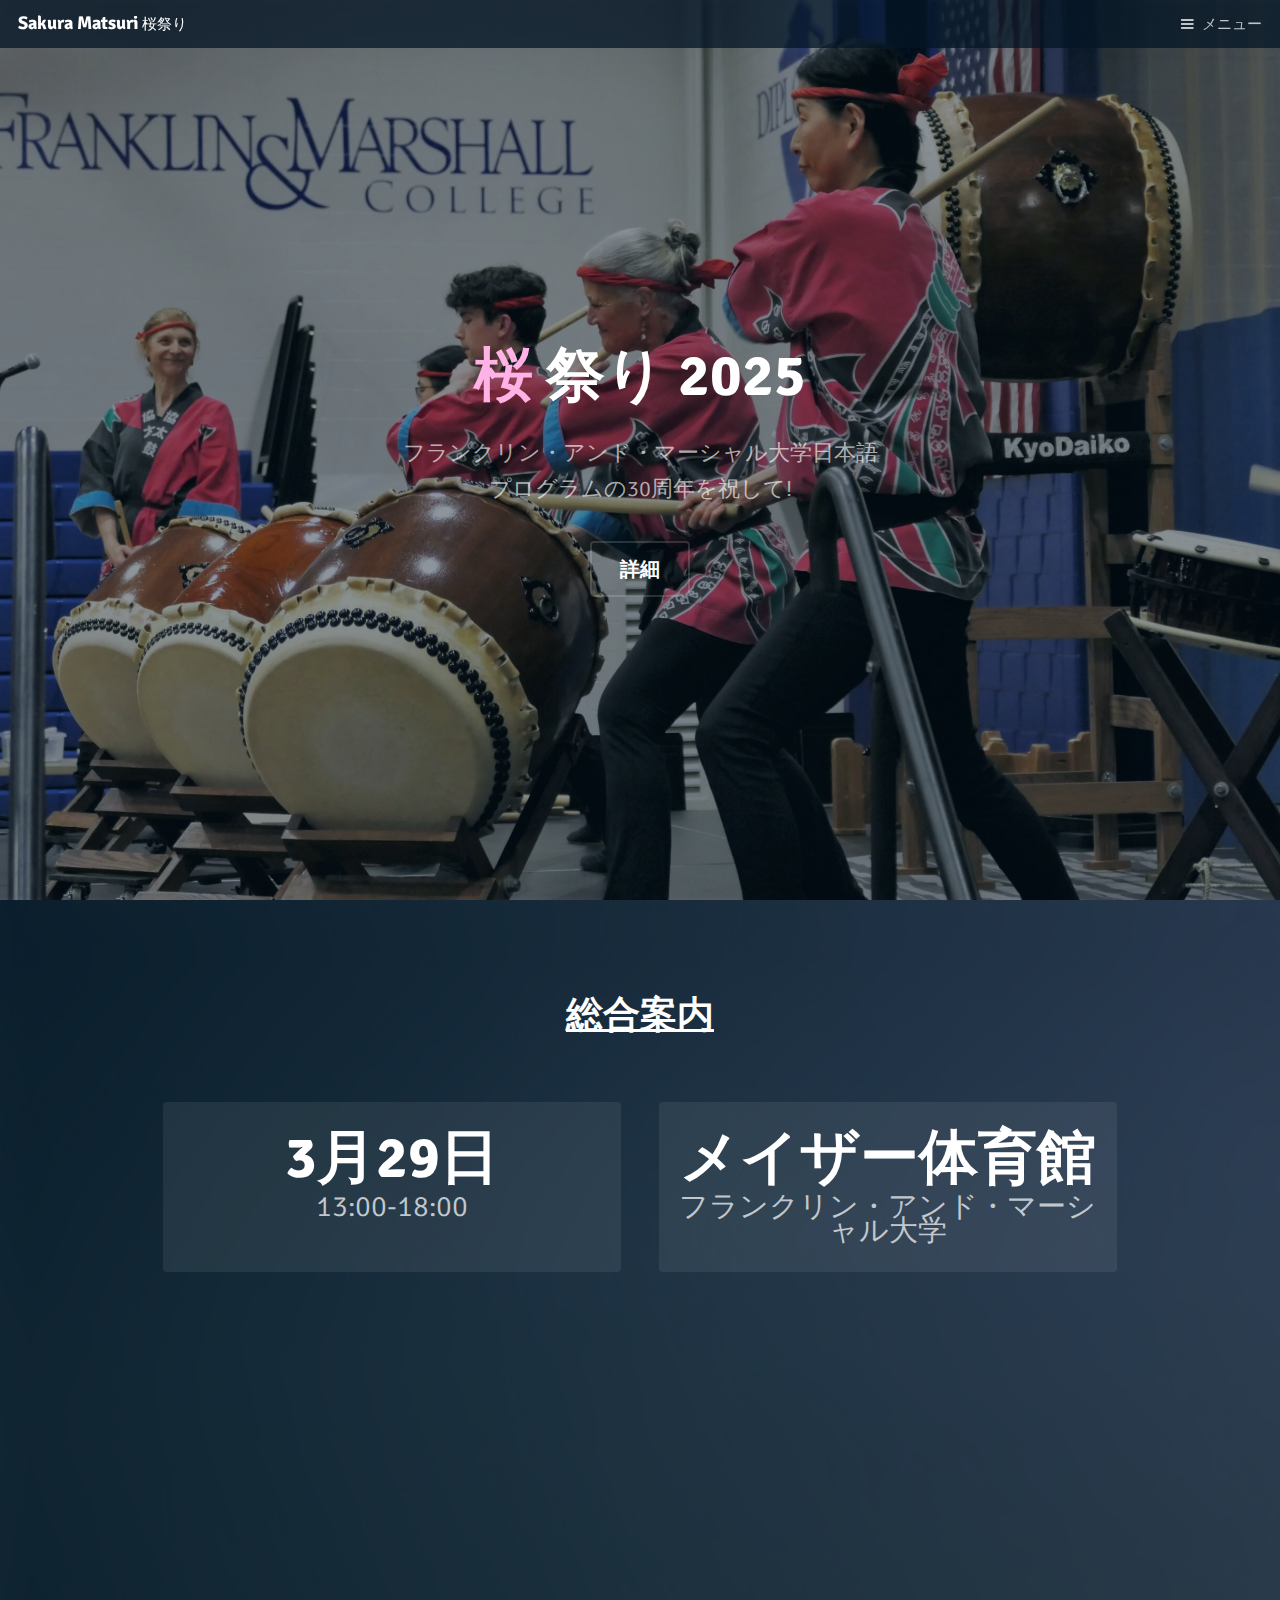
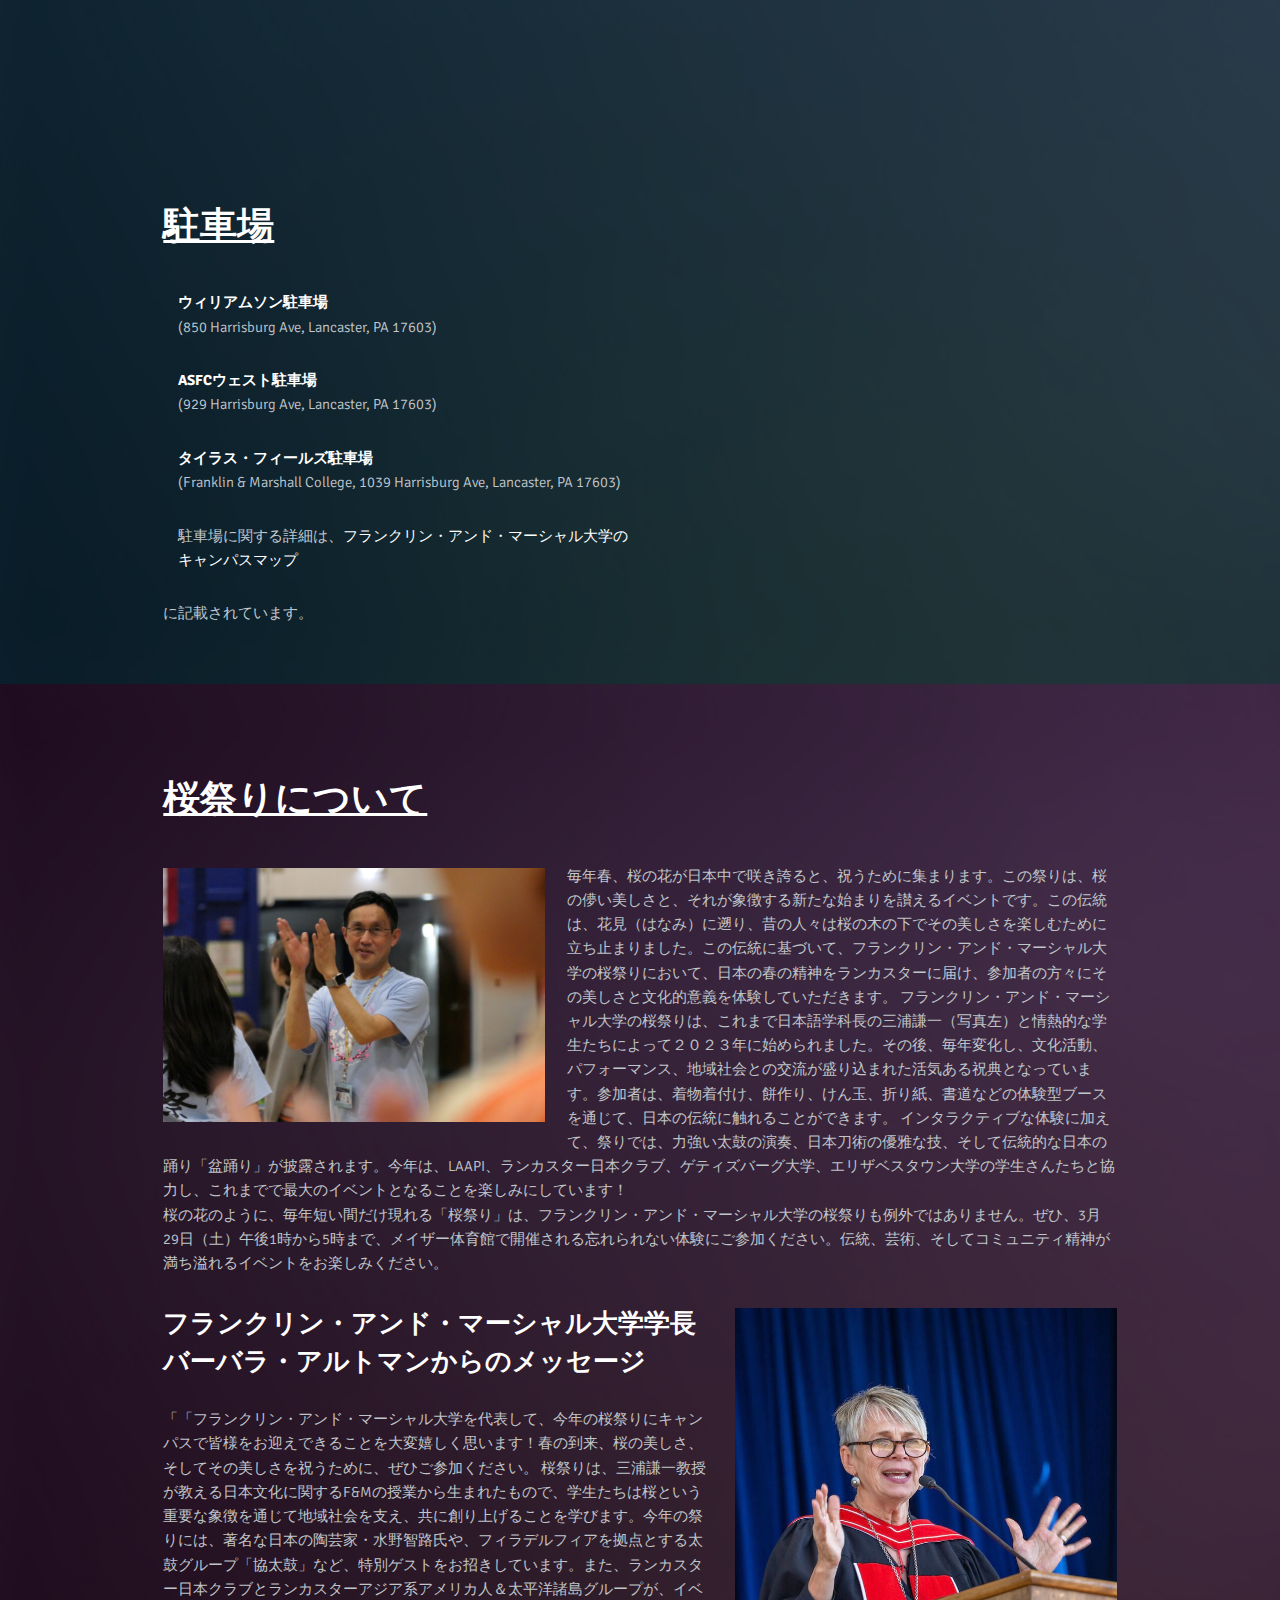
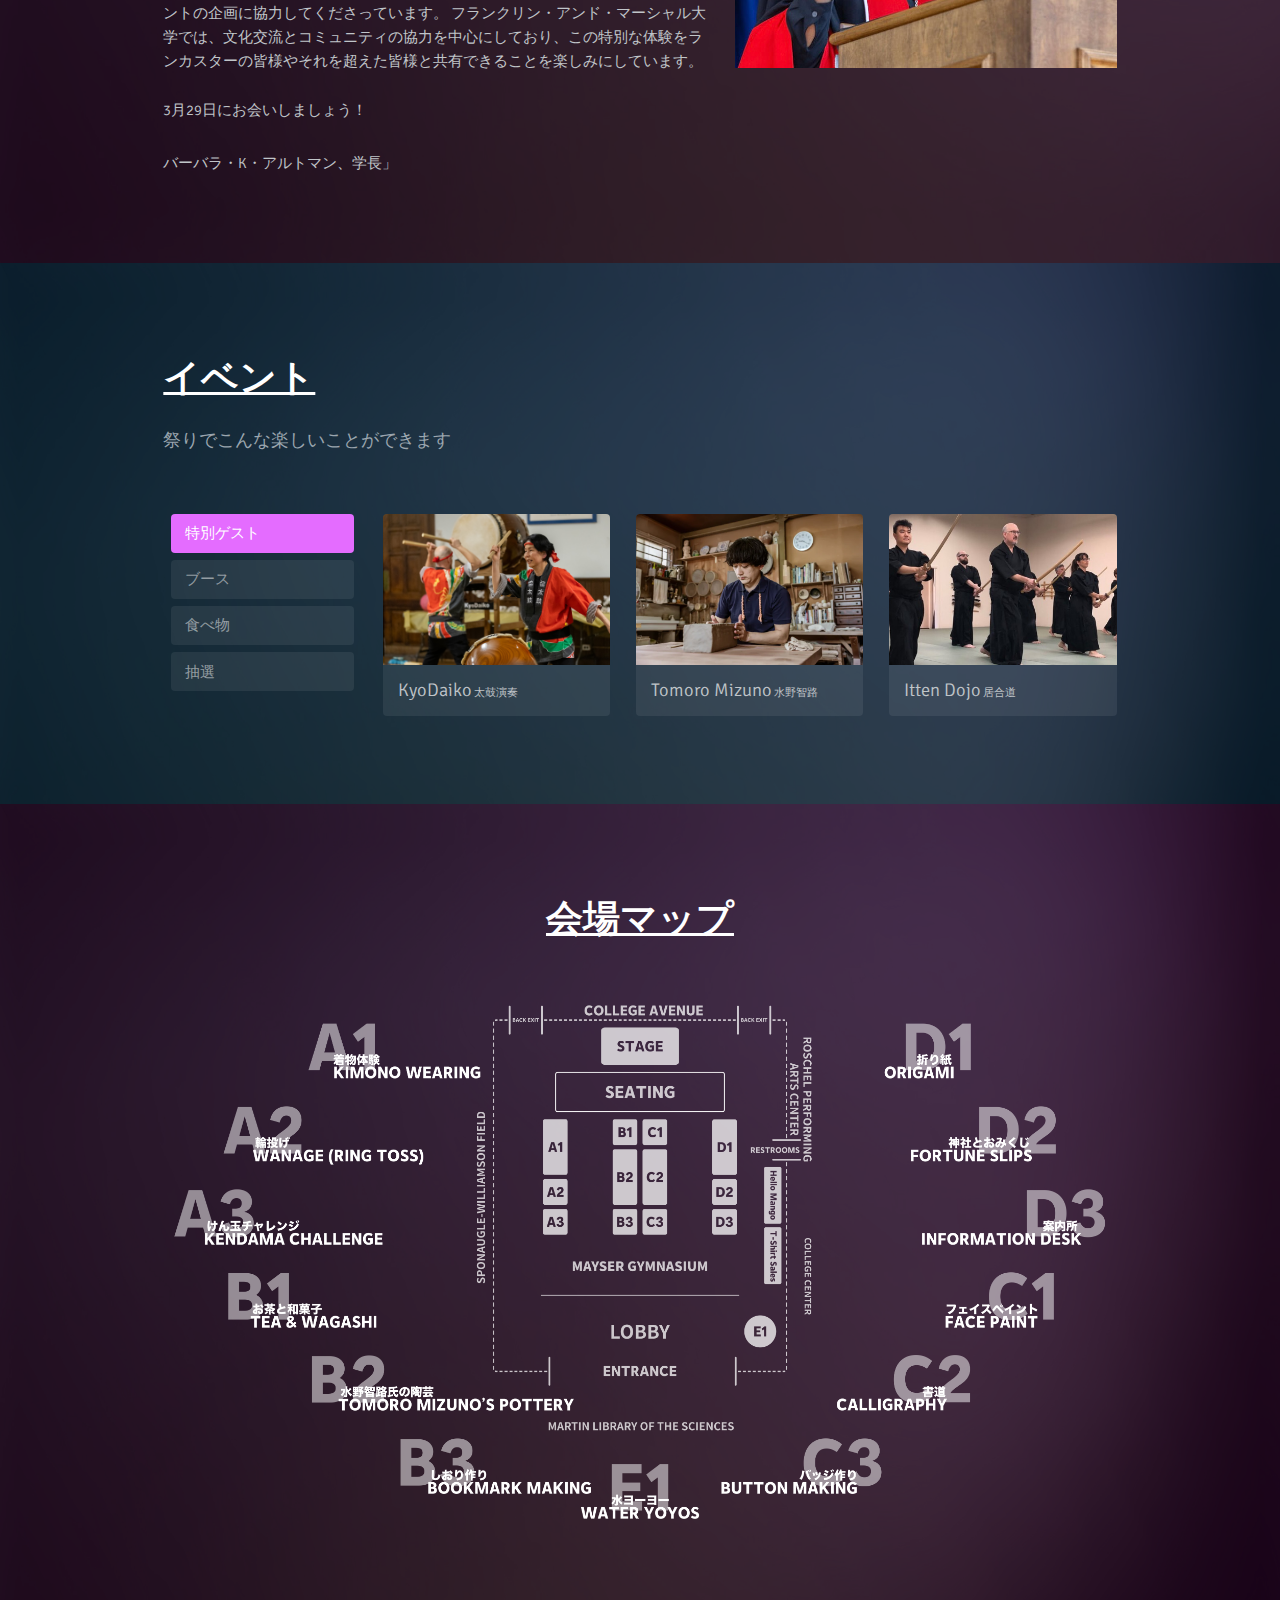
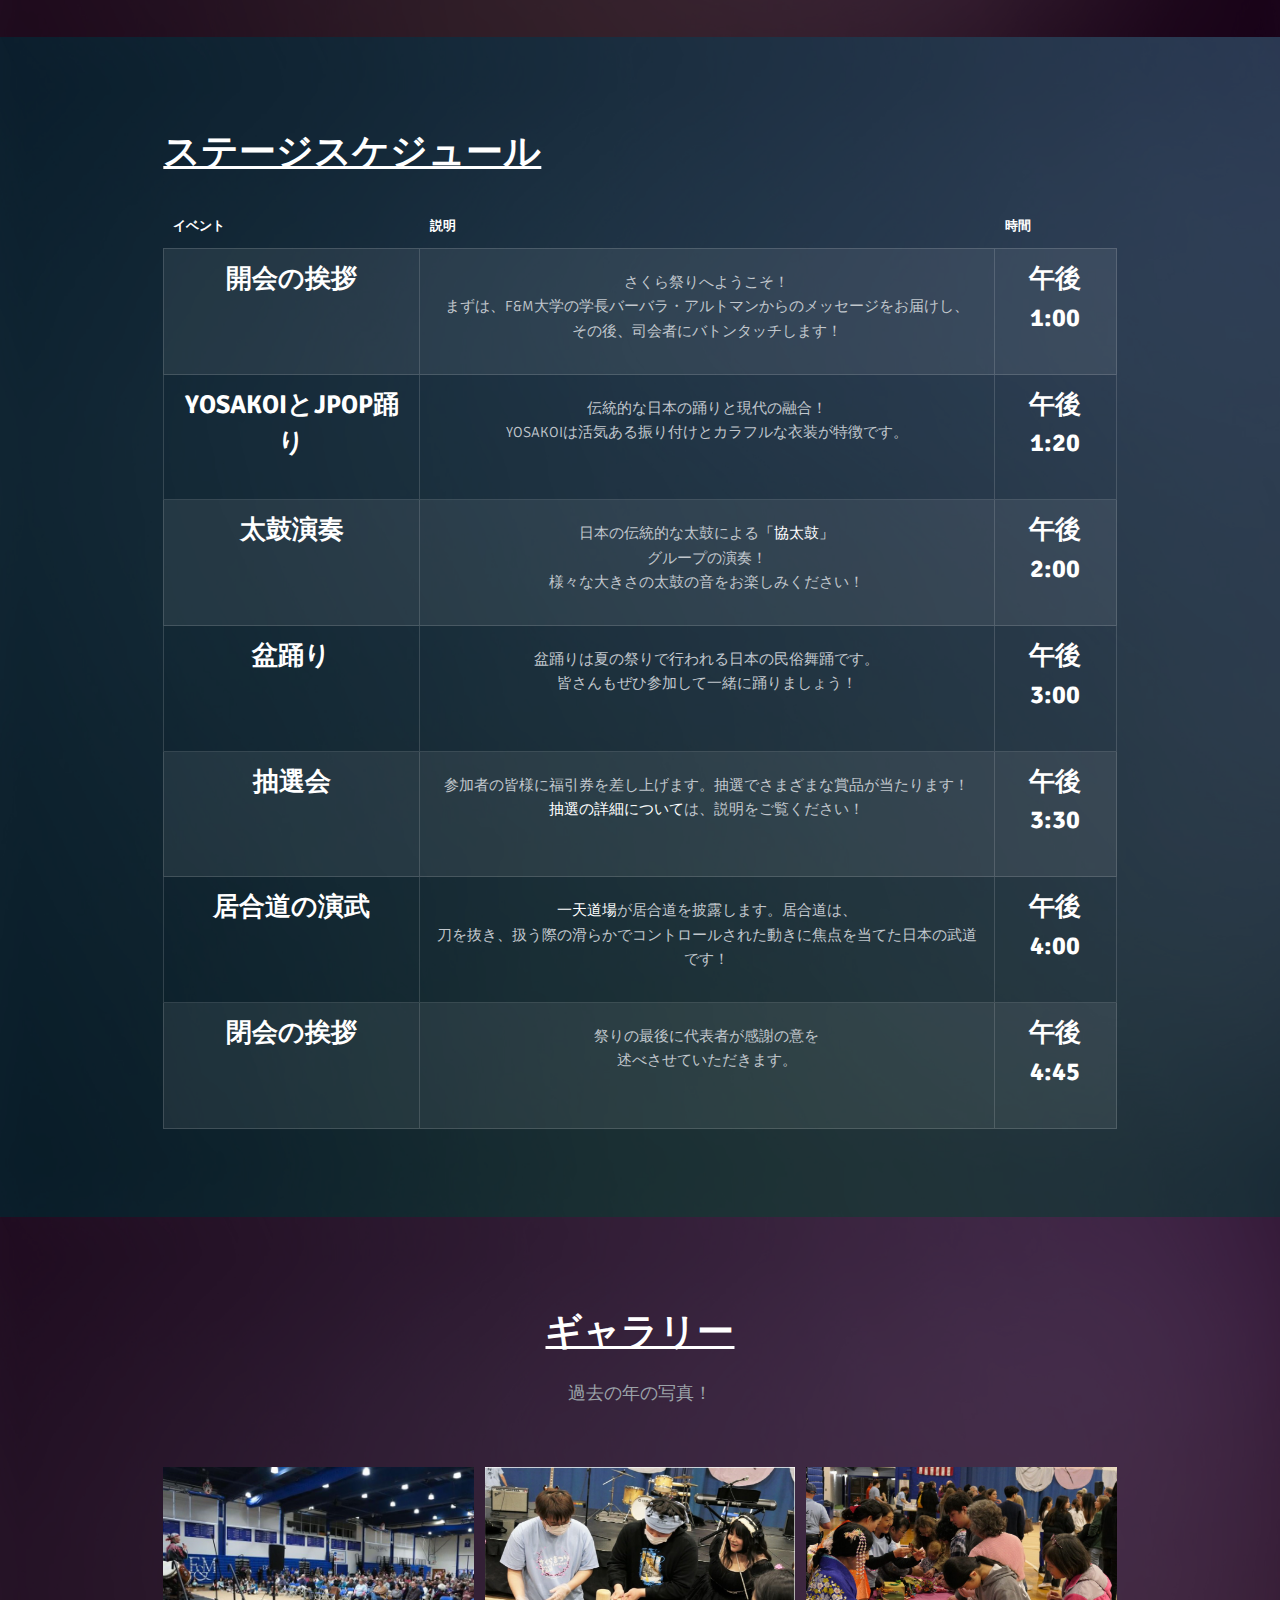
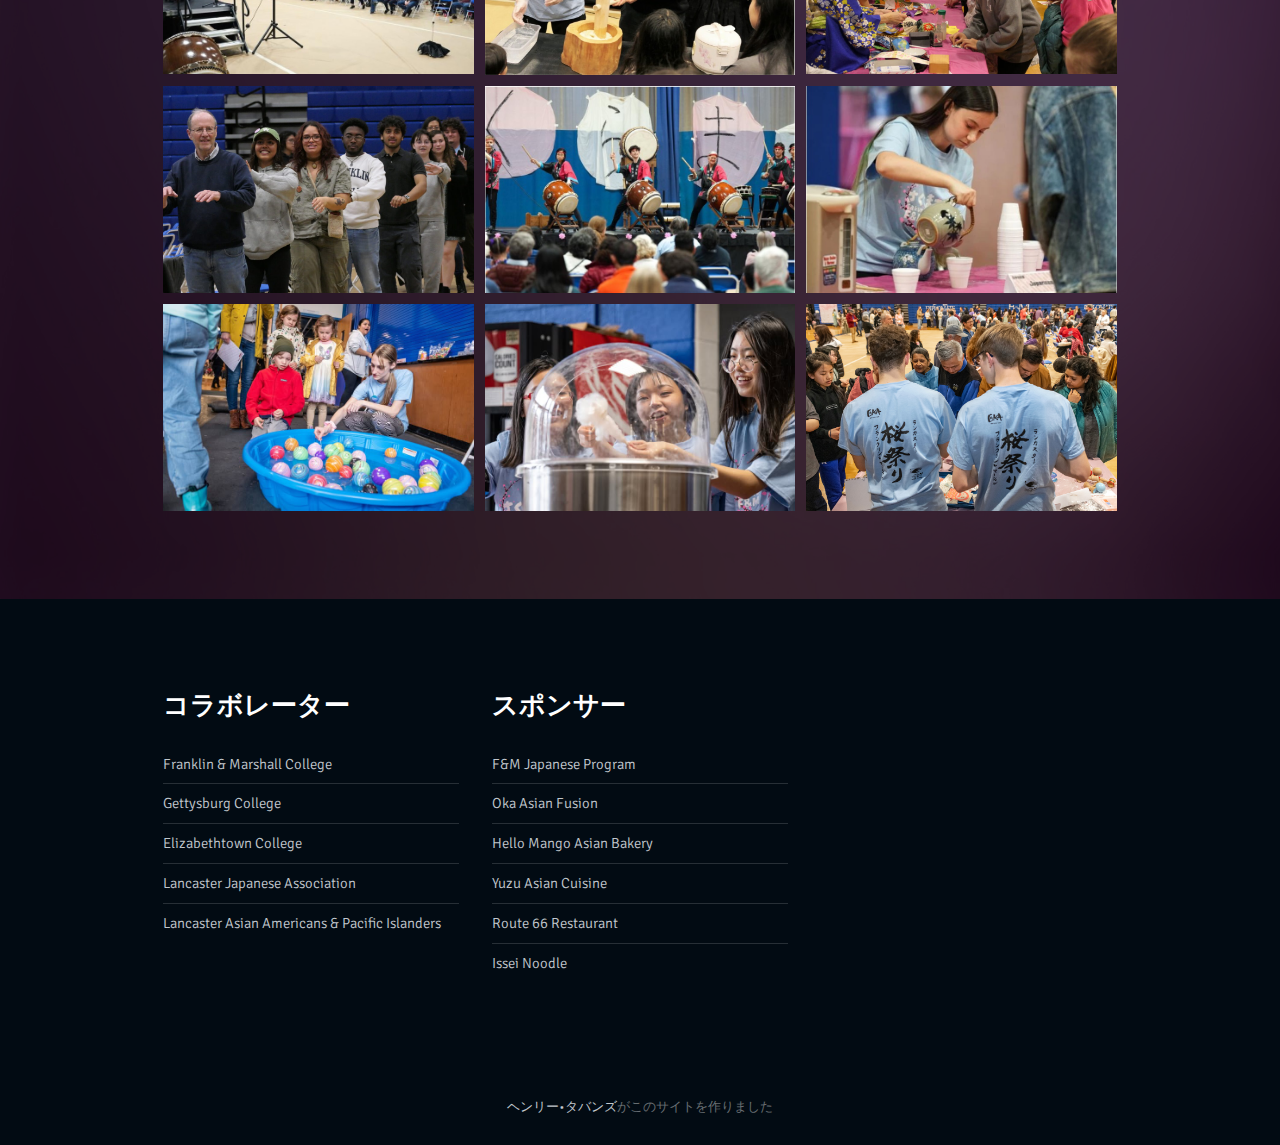
<file: generic.html>
<!DOCTYPE HTML>
<html>
	<head>
		<title>桜祭り 2025</title>
		<meta charset="utf-8">
		<meta name="robots" content="index, follow, max-image-preview:large, max-snippet:-1, max-video-preview:-1">
		<meta name="viewport" content="width=device-width, initial-scale=1">
		<link rel="stylesheet" href="assets/css/main.css">
	</head>
	<body>

		<!-- Header -->
			<header id="header">
				<h1><a href="#">Sakura Matsuri <span>桜祭り</span></a></h1>
				<a href="#menu">メニュー</a>
			</header>

		<!-- Nav -->
			<nav id="menu">
				<ul class="links">
					<li><a href="index.html">ホーム</a></li>
					<li><a href="#introduction">桜祭りについて</a></li>
					<li><a href="#events">イベント</a></li>
					<li><a href="#venue map">会場マップ </a></li>
					<li><a href="#Stage Schedule">ステージスケジュール</a></li>
					<li><a href="#gallery">ギャラリー</a></li>
					<li><a href="#footer">協力者とスポンサー</a></li>
					<li><a href="index.html">English</a></li>
				</ul>
			</nav>

			<!-- Banner -->
			<!--
				To use a video as your background, set data-video to the name of your video without
				its extension (eg. images/banner). Your video must be available in both .mp4 and .webm
				formats to work correctly.
			-->
				<section id="banner" data-video="images/drums">
					<div class="inner">
						<header>
							<h1><span style="color: #ffb2e5;">桜</span> 祭り 2025</h1>
							<p>フランクリン・アンド・マーシャル大学日本語<br>
							プログラムの30周年を祝して!</p>
						</header>
						<a href="#main" class="button big alt scrolly">詳細</a>
					</div>

				</section>

		<!-- Main -->
			<div id="main">

			<!-- One -->
				<section class="wrapper style1">
					<div class="inner">
						<header class="align-center">
							<h2><u>総合案内</u></h2>
						</header>
						<!-- 2 Column Video Section -->
							<div class="flex flex-2">
								<div class="video col">
									<div style="padding: 15px; margin-bottom: 10px;">
										<div style="text-align: center; ">
											<span style="font-size: 4em; line-height: 140%"><b>3月29日</b></span><br>
											<span style="font-size: 2em; line-height: 0%">13:00-18:00 </span>
										</div>
									</div>
								</div>
								<div class="video col">
									<div style="padding: 15px; margin-bottom: 10px;">
										<div style="text-align: center; ">
											<span style="font-size: 4em; line-height: 140%"><b>メイザー体育館</b></span><br>
											<span style="font-size: 2em; line-height: 0%">フランクリン・アンド・マーシャル大学 </span>
										</div>
								</div>
							</div>
						
					</div>
					<div class="col">
						<div style="padding: 15px; margin-bottom: 10px; padding-left: 0; padding-right: 0; ">
							<iframe src="https://www.google.com/maps/embed?pb=!1m18!1m12!1m3!1d3408.1705274809806!2d-76.32147662379705!3d40.047971678000415!2m3!1f0!2f0!3f0!3m2!1i1024!2i768!4f13.1!3m3!1m2!1s0x89c624618d403963%3A0x9fda090ec98e546f!2sMayser%20Gymnasium!5e1!3m2!1sen!2sus!4v1741313080623!5m2!1sen!2sus" width="600" height="450" style="border:0;border-radius: 4px; width: 100%" allowfullscreen="" loading="lazy" referrerpolicy="no-referrer-when-downgrade"></iframe>
						</div>

					</div>
					<div class="flex flex-2">
					
						<section class="6u 12u$(small)">
							<h2><u>駐車場</u></h2>
							<ul><strong>ウィリアムソン駐車場</strong><br>
							(850 Harrisburg Ave, Lancaster, PA 17603)</ul>
							<ul><strong>ASFCウェスト駐車場</strong><br>
							(929 Harrisburg Ave, Lancaster, PA 17603)</ul>
							<ul><strong>タイラス・フィールズ駐車場</strong><br>
							(Franklin & Marshall College, 1039 Harrisburg Ave, Lancaster, PA 17603)</ul>
							<ul><small>
								駐車場に関する詳細は、<a href="https://map.concept3d.com/?id=1202#!ce/30075?s/">フランクリン・アンド・マーシャル大学のキャンパスマップ</a></small></ul>に記載されています。 
						</section>
					<div class="6u$ 12u$(small)">
						<div style="padding: 15px; margin-bottom: 10px; padding-left: 0; padding-right: 0; ">
							<iframe src="https://www.google.com/maps/embed?pb=!1m18!1m12!1m3!1d3054.1645023809483!2d-76.32446174063068!3d40.04942970466106!2m3!1f0!2f0!3f0!3m2!1i1024!2i768!4f13.1!3m3!1m2!1s0x89c6246239e38447%3A0x78fab4c198ed8213!2sWilliamson%20Parking%20Lot%20(H)!5e0!3m2!1sen!2sus!4v1710652921084!5m2!1sen!2sus" width="500" height="300" style="border:0;border-radius: 4px; width: 100%; " allowfullscreen="" loading="lazy" referrerpolicy="no-referrer-when-downgrade"></iframe>
						</div>

					</div>
				</section>

				<section class="wrapper style2">
					<div id="introduction" class="inner">
						<h2><u>桜祭りについて</u></h2>
						<p><span class="image left"><img src="images/miurasensei.jpg" alt=""></span>毎年春、桜の花が日本中で咲き誇ると、祝うために集まります。この祭りは、桜の儚い美しさと、それが象徴する新たな始まりを讃えるイベントです。この伝統は、花見（はなみ）に遡り、昔の人々は桜の木の下でその美しさを楽しむために立ち止まりました。この伝統に基づいて、フランクリン・アンド・マーシャル大学の桜祭りにおいて、日本の春の精神をランカスターに届け、参加者の方々にその美しさと文化的意義を体験していただきます。
							フランクリン・アンド・マーシャル大学の桜祭りは、これまで日本語学科長の三浦謙一（写真左）と情熱的な学生たちによって２０２３年に始められました。その後、毎年変化し、文化活動、パフォーマンス、地域社会との交流が盛り込まれた活気ある祝典となっています。参加者は、着物着付け、餅作り、けん玉、折り紙、書道などの体験型ブースを通じて、日本の伝統に触れることができます。
							インタラクティブな体験に加えて、祭りでは、力強い太鼓の演奏、日本刀術の優雅な技、そして伝統的な日本の踊り「盆踊り」が披露されます。今年は、LAAPI、ランカスター日本クラブ、ゲティズバーグ大学、エリザベスタウン大学の学生さんたちと協力し、これまでで最大のイベントとなることを楽しみにしています！<br>
							桜の花のように、毎年短い間だけ現れる「桜祭り」は、フランクリン・アンド・マーシャル大学の桜祭りも例外ではありません。ぜひ、3月29日（土）午後1時から5時まで、メイザー体育館で開催される忘れられない体験にご参加ください。伝統、芸術、そしてコミュニティ精神が満ち溢れるイベントをお楽しみください。</p>
							<p><span class="image right"><img src="images/BarbraAltmann 2.jpg" alt=""></span>
								<h3>フランクリン・アンド・マーシャル大学学長バーバラ・アルトマンからのメッセージ</h3>
								「「フランクリン・アンド・マーシャル大学を代表して、今年の桜祭りにキャンパスで皆様をお迎えできることを大変嬉しく思います！春の到来、桜の美しさ、そしてその美しさを祝うために、ぜひご参加ください。
								桜祭りは、三浦謙一教授が教える日本文化に関するF&Mの授業から生まれたもので、学生たちは桜という重要な象徴を通じて地域社会を支え、共に創り上げることを学びます。今年の祭りには、著名な日本の陶芸家・水野智路氏や、フィラデルフィアを拠点とする太鼓グループ「協太鼓」など、特別ゲストをお招きしています。また、ランカスター日本クラブとランカスターアジア系アメリカ人＆太平洋諸島グループが、イベントの企画に協力してくださっています。
								フランクリン・アンド・マーシャル大学では、文化交流とコミュニティの協力を中心にしており、この特別な体験をランカスターの皆様やそれを超えた皆様と共有できることを楽しみにしています。<br>
								<br><p>3月29日にお会いしましょう！</p>
								バーバラ・K・アルトマン、学長」</p>

					</div>
				</section>
				<!-- Two -->
				<section class="wrapper style1">
					<div id="events" class="inner">
						<header>
							<h2><u>イベント</u></h2>
							<p>祭りでこんな楽しいことができます</p>
						</header>
						<!-- Tabbed Video Section -->
							<div class="flex flex-tabs">
								<ul class="tab-list">
									<li><a href="#" data-tab="tab-1" class ="active">特別ゲスト</a></li>								
									<li><a href="#" data-tab="tab-2">ブース</a></li>
									<li><a href="#" data-tab="tab-3">食べ物</a></li>
									<li><a href="#" data-tab="tab-4">抽選</a></li>
									
								</ul>
								<div class="tabs">
									

									<!-- Tab 1 -->
										<div class="tab tab-1 flex flex-3 active">
											
											<!-- Video Thumbnail -->
											<div class="tab tab-1 flex flex-3 active">
											
												<!-- Video Thumbnail -->
													<div class="video col">
														<div class="image fit">
															<img src="images/Kyodaiko.jpg" alt="">
														</div>
														<a href="http://kyodaiko.com/" class="link"><span>Click Me</span></a>
														<p class="caption" style="padding: 10px; padding-left: 15px; ">
															KyoDaiko<small style="font-size: 0.60em; "> 太鼓演奏</small>
													</p>
													</div>
												<!-- Video Thumbnail -->
												<div class="video col">
													<div class="image fit">
														<img src="images/tomoromizuno.jpg" alt="">
													</div>
													<a href="https://www.instagram.com/tomoro.m/" class="link"><span>Click Me</span></a>
													<p class="caption" style="padding: 10px; padding-left: 15px; ">
														Tomoro Mizuno<small style="font-size: 0.60em; "> 水野智路</small>
												</p>
												</div>
												<!-- Video Thumbnail -->
												<div class="video col">
													<div class="image fit">
														<img src="images/itten.jpg" alt="">
													</div>
													<a href="https://www.ittendojo.org/arts/iaido" class="link"><span>Click Me</span></a>
													<p class="caption" style="padding: 10px; padding-left: 15px; ">
														Itten Dojo<small style="font-size: 0.60em; "> 居合道</small>
												</p>
												</div>
											</div>
										</div>

									<!-- Tab 2 -->
										<div class="tab tab-2 flex flex-3">
											<!-- Video Thumbnail -->
											<div class="video col">
<!--
												<div class="image fit">
													<img src="images/pic01.jpg" alt="">
												</div>
-->
											  <p class="caption" style="padding: 10px; padding-left: 15px; ">
												着物体験 <small style="font-size: 0.60em; "></small>
											  </p>
											</div>
											<div class="video col">
<!--
												<div class="image fit">
													<img src="images/pic01.jpg" alt="">
												</div>
-->
											  <p class="caption" style="padding: 10px; padding-left: 15px; ">
												輪投げ <small style="font-size: 0.60em; "></small>
											  </p>
											</div>
                                            <div class="video col">
<!--
												<div class="image fit">
													<img src="images/pic01.jpg" alt="">
												</div>
-->
											  <p class="caption" style="padding: 10px; padding-left: 15px; ">
												けん玉チャレンジ <small style="font-size: 0.60em; "></small>
											  </p>
											</div>
											
                                            <div class="video col">
<!--
												<div class="image fit">
													<img src="images/pic01.jpg" alt="">
												</div>
-->
											  <p class="caption" style="padding: 10px; padding-left: 15px; ">
													水ヨーヨー <small style="font-size: 0.60em; "></small>
											  </p>
											</div>
											
                                            <div class="video col">
<!--
												<div class="image fit">
													<img src="images/pic01.jpg" alt="">
												</div>
-->
											  <p class="caption" style="padding: 10px; padding-left: 15px; ">
												陶芸家水野智路氏作品展示即売 <small style="font-size: 0.60em; "></small>
											  </p>
											</div>
											
											<div class="video col">
<!--
												<div class="image fit">
													<img src="images/pic01.jpg" alt="">
												</div>
-->
												<p class="caption" style="padding: 10px; padding-left: 15px; ">
													しおり作り <small style="font-size: 0.60em; "></small>
												</p>
											</div>
											
											<div class="video col">
<!--
												<div class="image fit">
													<img src="images/pic01.jpg" alt="">
												</div>
-->
												<p class="caption" style="padding: 10px; padding-left: 15px; ">
													バッジ作り <small style="font-size: 0.60em; "></small>
												</p>
											</div>
											
											<div class="video col">
<!--
												<div class="image fit">
													<img src="images/pic01.jpg" alt="">
												</div>
-->
												<p class="caption" style="padding: 10px; padding-left: 15px; ">
													書道 <small style="font-size: 0.60em; "></small>
												</p>
											</div>
											
											<div class="video col">
<!--
												<div class="image fit">
													<img src="images/pic01.jpg" alt="">
												</div>
-->
												<p class="caption" style="padding: 10px; padding-left: 15px; ">
													フェイスペイント <small style="font-size: 0.60em; "></small>
												</p>
											</div>
											
											<div class="video col">
<!--
												<div class="image fit">
													<img src="images/pic01.jpg" alt="">
												</div>
-->
												<p class="caption" style="padding: 10px; padding-left: 15px; ">
													案内所 <small style="font-size: 0.60em; "></small>
												</p>
											</div>
											<div class="video col">
<!--
												<div class="image fit">
													<img src="images/pic01.jpg" alt="">
												</div>
-->
											  <p class="caption" style="padding: 10px; padding-left: 15px; ">
												神社とおみくじ<small style="font-size: 0.60em; "></small>
											  </p>
											</div>
											<div class="video col">
<!--
												<div class="image fit">
													<img src="images/pic01.jpg" alt="">
												</div>
-->
											  <p class="caption" style="padding: 10px; padding-left: 15px; ">
													折り紙 <small style="font-size: 0.60em; "></small>
											  </p>
											</div>
											<div class="video">
<!--
												<div class="image fit">
													<img src="images/pic01.jpg" alt="">
												</div>
-->
											  <p class="caption" style="padding: 10px; padding-left: 15px; ">
												イベントではTシャツやバッグが販売されます。売上金は能登半島地震救援基金に寄付されます。
											  </p>
											</div>
										</div>
										<div class="tab tab-3 flex flex-3">
											<!-- Video Thumbnail -->
											<div class="video col">
												<div class="image fit">
													<img src="images/uberoll.jpg" alt="">
												</div>
												<a href="https://www.hellomangoasianbakery.com/" class="link"><span>Click Me</span></a>
												<p class="caption" style="padding: 10px; padding-left: 15px; ">
													焼き菓子<small style="font-size: 0.60em; "> (Hello Mango Asian Bakery)</small>
											</p>
											</div>
											<div class="nohover col">
												<div class="image fit">
													<img src="images/sakuramochi.jpg" alt="">
												</div>
												<p class="caption" style="padding: 10px; padding-left: 15px; ">
													桜餅<small style="font-size: 0.60em; "></small>
											</p>
											</div>
											<div class="nohover col">
												<div class="image fit">
													<img src="images/ochasnacks.jpg" alt="">
												</div>
												<p class="caption" style="padding: 10px; padding-left: 15px; ">
													お茶と和菓子<small style="font-size: 0.60em; "></small>
											</p>
											</div>
										</div>
										<!-- Tab 4 -->
										<div class="tab tab-4 flex flex-9">
											<!-- Video Thumbnail -->
											<div class="video col">
													
												<p class="caption" style="padding: 10px; padding-left: 15px; ">
													参加者の皆様に福引券を差し上げます。
													<strong>チケットは案内所でお受け取りください。</strong> 
													<br>次の賞品が当たります！
													
													<li style="padding-left: 15px; "><u><a href="https://order.toasttab.com/online/route-66-restaurant">Route 66 Restaurant</a></u>の20ドルギフトカード（5名様）</li>
													<li style="padding-left: 15px; "><u><a href="https://yuzuasian.com/">Yuzu Asian Cuisine</a></u>の25ドルギフトカード（4名様）</li>
													<li style="padding-left: 15px; "><u><a href="https://www.isseinoodle.com/">Issei Noodle</a></u>の50ドルギフトカード（4名様）</li>
													<li style="padding-left: 15px; "><u><a href="https://www.hellomangoasianbakery.com/">Hello Mango Asian Bakery</a></u>の100ドルギフトカード（1名様）</li>
													<li style="padding-left: 15px; "><u><a href="https://www.okaasianfusion.com/">Oka Asian Fusion</a></u>の200ドルギフトカード（1名様）</li>
													<li style="padding-left: 15px; ">などなど！</li>
													<p class="caption" style="padding: 10px; padding-left: 15px; ">
														各ゲストは公平を確保するため、抽選への参加は1回のみです。
												</p>
										
											
											</div>
											<!-- Video Thumbnail -->
												<!--<div class="video col">
													<div class="image fit">
														<img src="images/pic02.jpg" alt="">
														<div class="arrow">
															<div class="icon fa-play"></div>
														</div>
													</div>
													<a href="generic.html" class="link"><span>Click Me</span></a>
												</div>
											< Video Thumbnail >
												<div class="video col">
													<div class="image fit">
														<img src="images/pic01.jpg" alt="">
														<div class="arrow">
															<div class="icon fa-play"></div>
														</div>
													</div>
													<a href="generic.html" class="link"><span>Click Me</span></a>
												</div>
											<!- Video Thumbnail ->
												<div class="video col">
													<div class="image fit">
														<img src="images/pic06.jpg" alt="">
														<div class="arrow">
															<div class="icon fa-play"></div>
														</div>
													</div>
													<a href="generic.html" class="link"><span>Click Me</span></a>
												</div>
											<!-Video Thumbnail ->
												<div class="video col">
													<div class="image fit">
														<img src="images/pic05.jpg" alt="">
														<div class="arrow">
															<div class="icon fa-play"></div>
														</div>
													</div>
													<a href="generic.html" class="link"><span>Click Me</span></a>
												</div>
											<!- Video Thumbnail ->
												<div class="video col">
													<div class="image fit">
														<img src="images/pic04.jpg" alt="">
														<div class="arrow">
															<div class="icon fa-play"></div>
														</div>
													</div>
													<a href="generic.html" class="link"><span>Click Me</span></a>
												</div>-->
										</div>

								</div>
							</div>
					</div>
				</section>

			<!-- Three -->
				<section class="wrapper style2">
					<div id="venue map" class="inner">
						<header class="align-center">
							<h2><u>会場マップ</u></h2>
							<!--<p></p>-->
							<div class="image fit">
								<img src="images/Venuemap.png" alt="">
							</div>

						</header>

					</div>
				</section>
				<section class="wrapper style1">
					<div id="Stage Schedule" class="inner">
						<h2><u>ステージスケジュール</u></h2>
						<table class="alt" style="text-align: center;">
							<thead>
								<tr>
									<th>イベント</th>
									<th>説明</th>
									<th>時間</th>
								</tr>
								</thead>
                            <tbody>
                            <tr>
                                <td><h3>開会の挨拶</h3></td>
                                <td>さくら祭りへようこそ！<br>
									まずは、F&M大学の学長バーバラ・アルトマンからのメッセージをお届けし、<br>
									その後、司会者にバトンタッチします！</td>
                                <td><h3>午後1:00</h3></td>
                            </tr>
                            <tr>
                                <td><h3>YOSAKOIとJPOP踊り</h3></td>
                                <td>伝統的な日本の踊りと現代の融合！<br>
									YOSAKOIは活気ある振り付けとカラフルな衣装が特徴です。</td>
                                <td><h3>午後1:20</h3></td>
                            </tr>
                            <tr>
                                <td><h3>太鼓演奏</h3></td>
                                <td>日本の伝統的な太鼓による<a href="http://kyodaiko.com/">「協太鼓」</a><br>グループの演奏！<br>
									様々な大きさの太鼓の音をお楽しみください！</td>
                                <td><h3>午後2:00</h3></td>
                            </tr>
                            <tr>
                                <td><h3>盆踊り</h3></td>
                                <td>盆踊りは夏の祭りで行われる日本の民俗舞踊です。<br>
									皆さんもぜひ参加して一緒に踊りましょう！</td>
                                <td><h3>午後3:00</h3></td>
							</tr>
                            <tr>
                                <td><h3>抽選会</h3></td>
                                <td>参加者の皆様に福引券を差し上げます。抽選でさまざまな賞品が当たります！<br>
									<a href="#events">抽選の詳細について</a>は、説明をご覧ください！</td>
                                <td><h3>午後3:30</h3></td>
                            </tr>
							<tr>
                                <td><h3>居合道の演武</h3></td>
                                <td><a href="https://www.ittendojo.org/">一天道場</a>が居合道を披露します。居合道は、<br>
									刀を抜き、扱う際の滑らかでコントロールされた動きに焦点を当てた日本の武道です！</td>
                                <td><h3>午後4:00</h3></td>
                            </tr>
							<tr>
                                <td><h3>閉会の挨拶</h3></td>
                                <td>祭りの最後に代表者が感謝の意を<br>
									述べさせていただきます。</td>
                                <td><h3>午後4:45</h3></td>
                            </tr>
                            </tbody>
                            <tfoot>
                            <tr>
                                <!--<td colspan="2"></td>
                                <td>100.00</td>-->
                            </tr>
                            </tfoot>
                        </table>

					</div>
				</section>
				<section class="wrapperwide style2">
					<div id="gallery" class="inner">
						<header class="align-center">
							<h2><u>ギャラリー</u></h2>
							<p>過去の年の写真！</p>
						</header>
						<div class="box alt">
							<div class="row 50% uniform">
								<div class="4u"><span class="image fit"><img src="images/chairs2023.jpg" alt=""></span></div>
								<div class="4u"><span class="image fit"><img src="images/mochipounding.jpg" alt=""></span></div>
								<div class="4u$"><span class="image fit"><img src="images/origami2023.jpg" alt=""></span></div>
								<!-- Break -->
								<div class="4u"><span class="image fit"><img src="images/dancing2023.jpg" alt=""></span></div>
								<div class="4u"><span class="image fit"><img src="images/taikostage.jpg" alt=""></span></div>
								<div class="4u$"><span class="image fit"><img src="images/Teapour.jpg" alt=""></span></div>
								<!-- Break -->
								<div class="4u"><span class="image fit"><img src="images/balloongame.jpg" alt=""></span></div>
								<div class="4u"><span class="image fit"><img src="images/cottoncandy.jpg" alt=""></span></div>
								<div class="4u$"><span class="image fit"><img src="images/banner.jpg" alt=""></span></div>
							</div>
						</div>
					</div>
				</section>
			<div>
				

		<!-- Footer -->
			<footer id="footer">
				<div class="inner">
					<div class="flex flex-3">
						<div class="col">
							<h3>コラボレーター</h3>
							<ul class="alt">
								<li><a href="https://www.fandm.edu/">Franklin & Marshall College</a></li>
								<li><a href="https://www.gettysburg.edu/academic-programs/east-asian-studies/programs/japanese-language">Gettysburg College</a></li>
								<li><a href="https://www.etown.edu/schools/school-of-arts-and-humanities/japanese/index.aspx#main-footer">Elizabethtown College</a></li>
								<li><a href="#">Lancaster Japanese Association</a></li>
								<li><a href="https://www.instagram.com/lancasteraapi/">Lancaster Asian Americans & Pacific Islanders</a></li>
							</ul>
						</div>
						<div class="col">
							<h3>スポンサー</h3>
							<ul class="alt">
								<li><a href="https://www.fandm.edu/fields-of-study/japanese/">F&M Japanese Program</a></li>
								<li><a href="https://www.okaasianfusion.com/">Oka Asian Fusion</a></li>
								<li><a href="https://www.hellomangoasianbakery.com/">Hello Mango Asian Bakery</a></li>
								<li><a href="https://yuzuasian.com/">Yuzu Asian Cuisine</a></li>
								<li><a href="https://thisisroute66.com/">Route 66 Restaurant</a></li>
								<li><a href="https://www.isseinoodle.com/">Issei Noodle</a></li>
							</ul>
						</div>
						<div class="col">
<!--			
							<h3>Accumsan</h3>
							<ul class="alt">
								<li><a href="#">Nascetur nunc varius commodo.</a></li>
								<li><a href="#">Vis id faucibus montes tempor</a></li>
								<li><a href="#">Massa amet lobortis vel.</a></li>
								<li><a href="#">Nascetur nunc varius commodo.</a></li>
							</ul>
							-->
						</div>
					</div>
				</div>
<!--
				<div class="copyright">
					<ul class="icons">
						<li><a href="#" class="icon fa-twitter"><span class="label">Twitter</span></a></li>
						<li><a href="#" class="icon fa-facebook"><span class="label">Facebook</span></a></li>
						<li><a href="#" class="icon fa-instagram"><span class="label">Instagram</span></a></li>
						<li><a href="#" class="icon fa-snapchat"><span class="label">Snapchat</span></a></li>
					</ul>
				</div>
			-->
			</footer>

		<div class="copyright">
			<a href="https://www.linkedin.com/in/henrytavens/">ヘンリー•タバンズ</a>がこのサイトを作りました
		</div>

		<!-- Scripts -->
			<script src="assets/js/jquery.min.js"></script>
			<script src="assets/js/jquery.scrolly.min.js"></script>
			<script src="assets/js/skel.min.js"></script>
			<script src="assets/js/util.js"></script>
			<script src="assets/js/main.js"></script>

	</body>
</html>
</file>
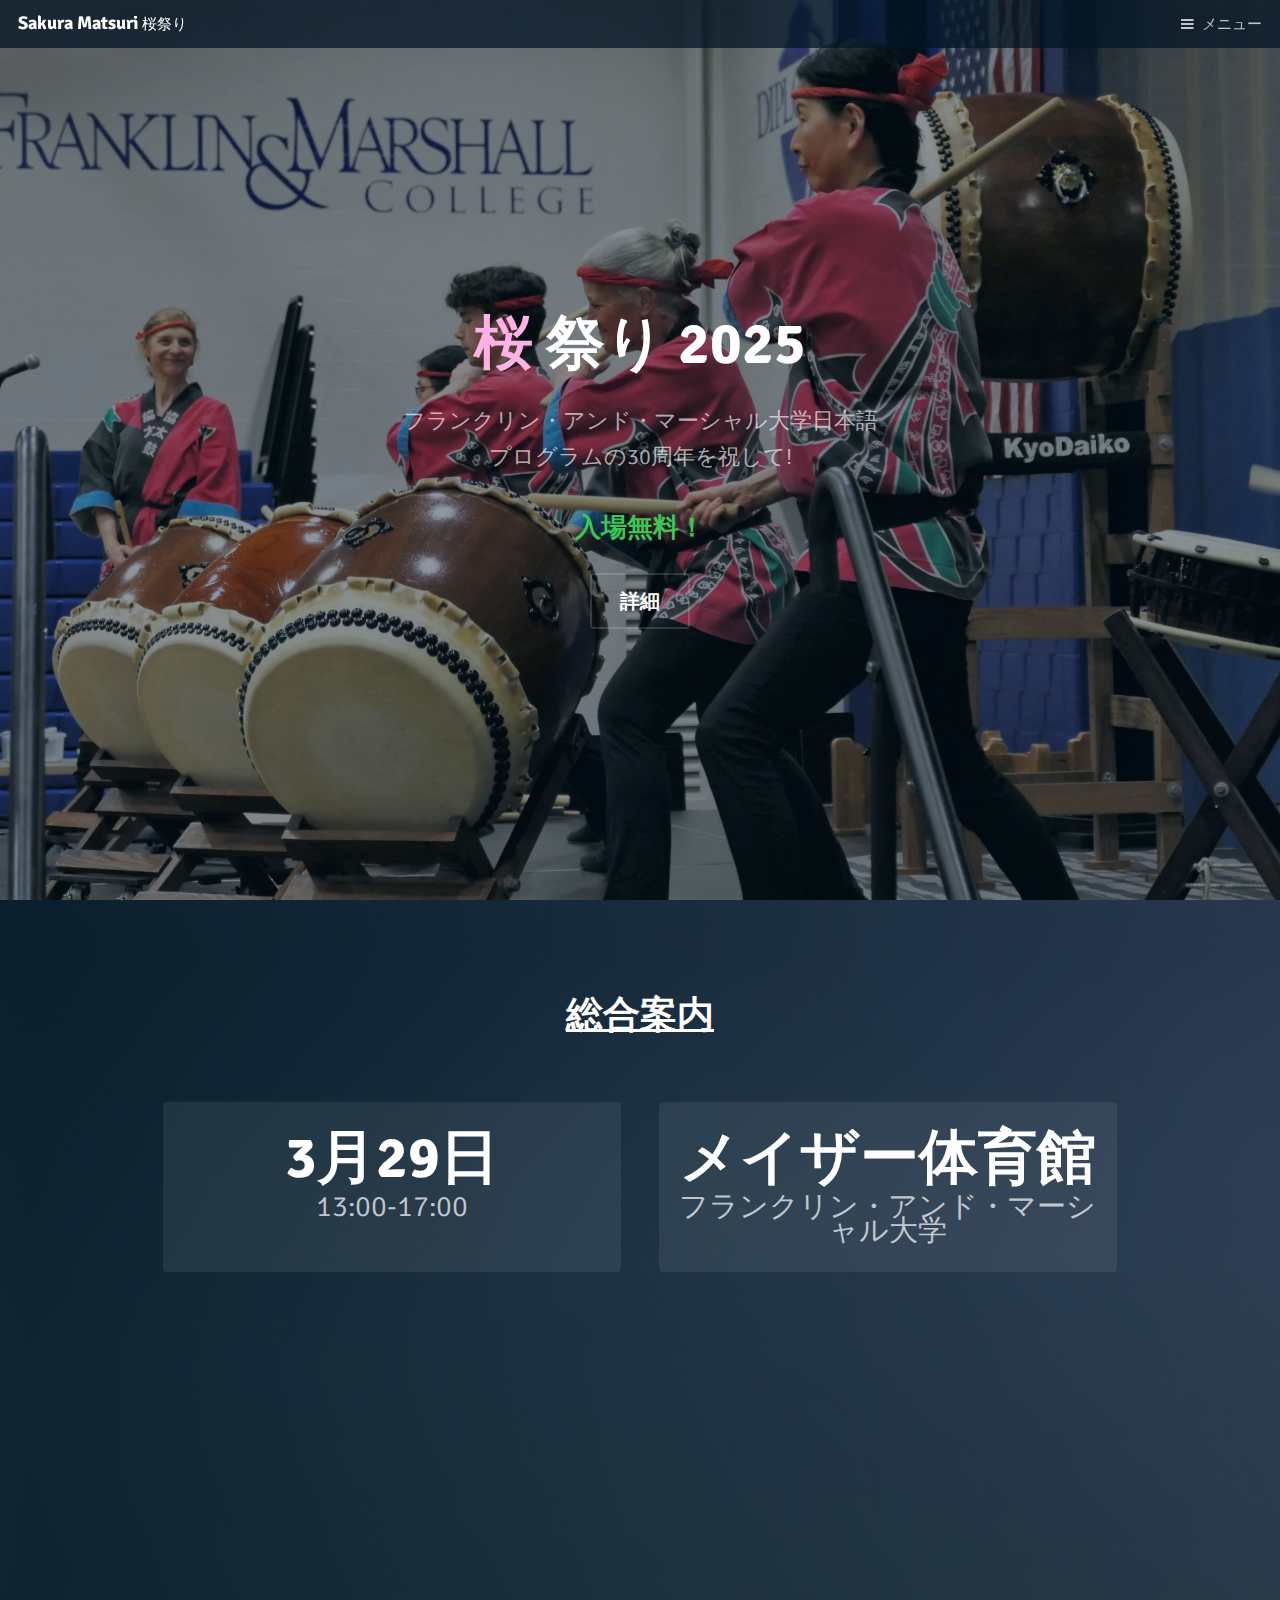
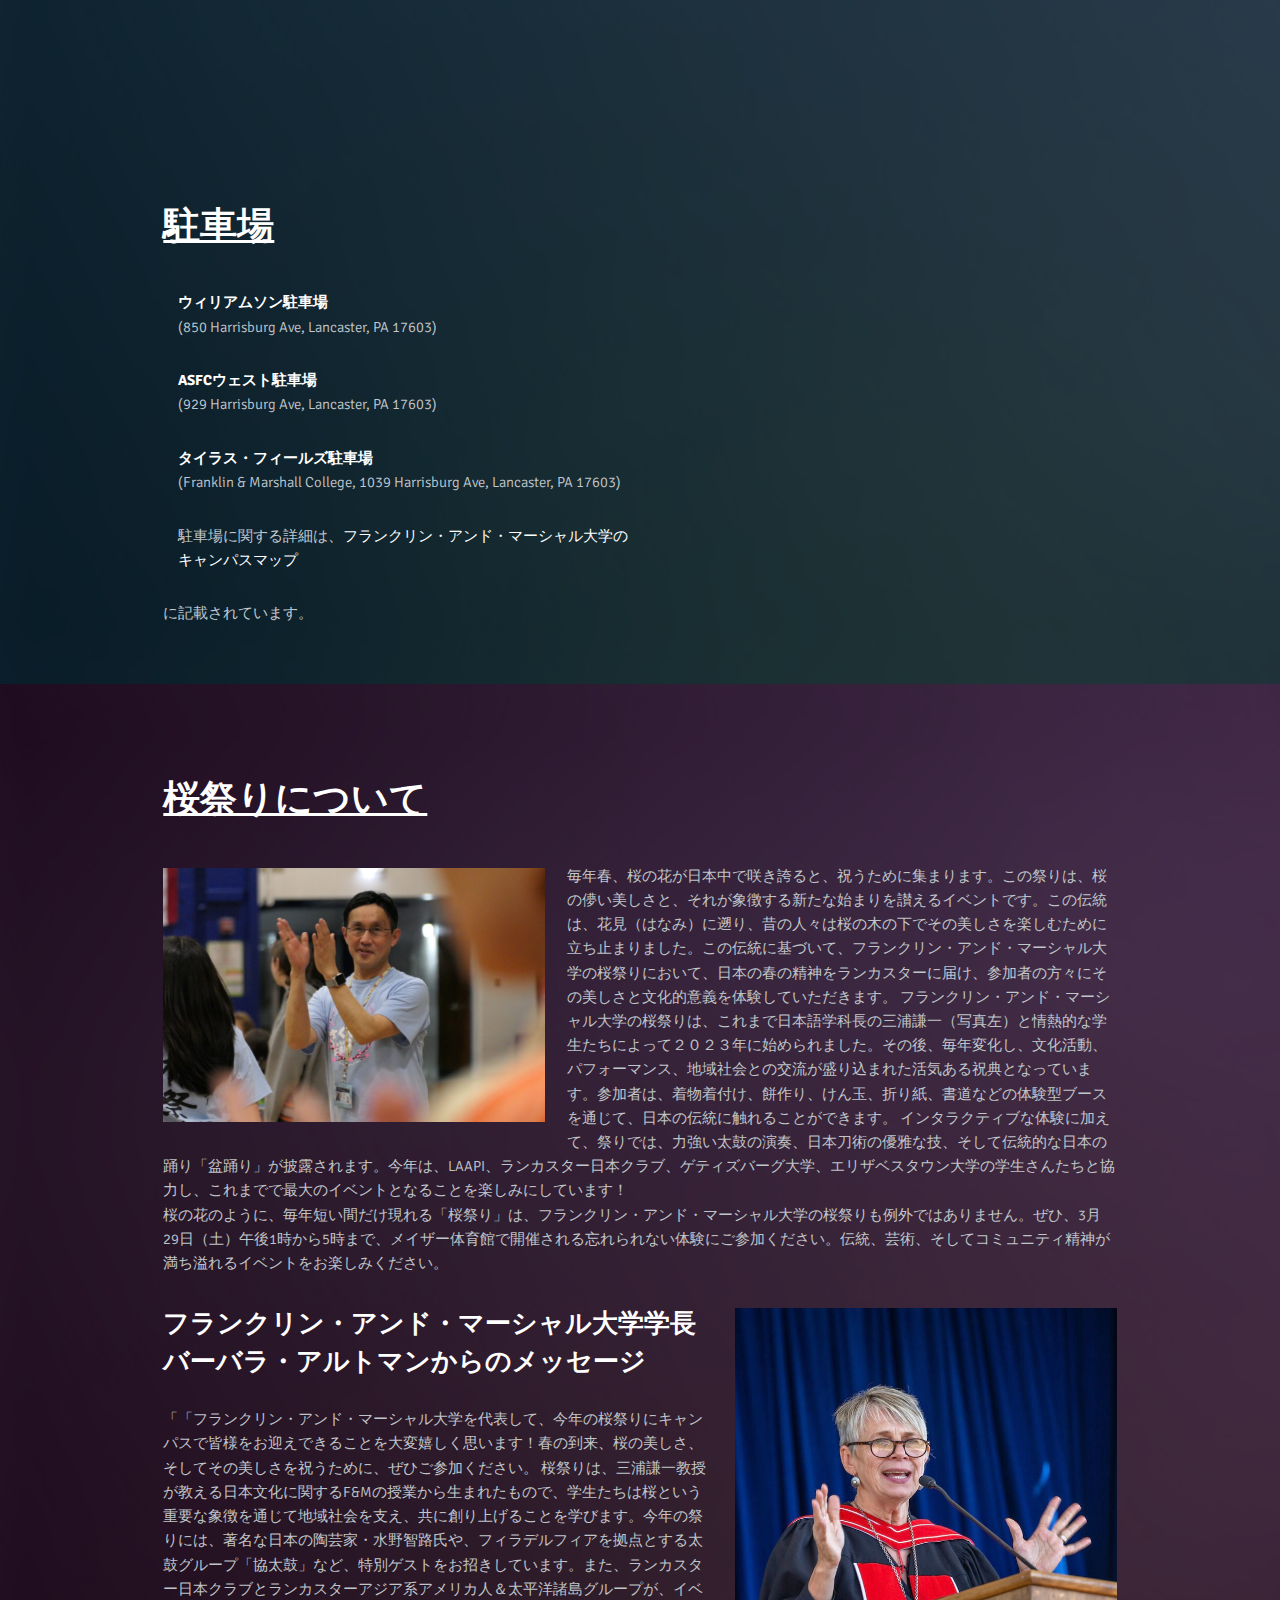
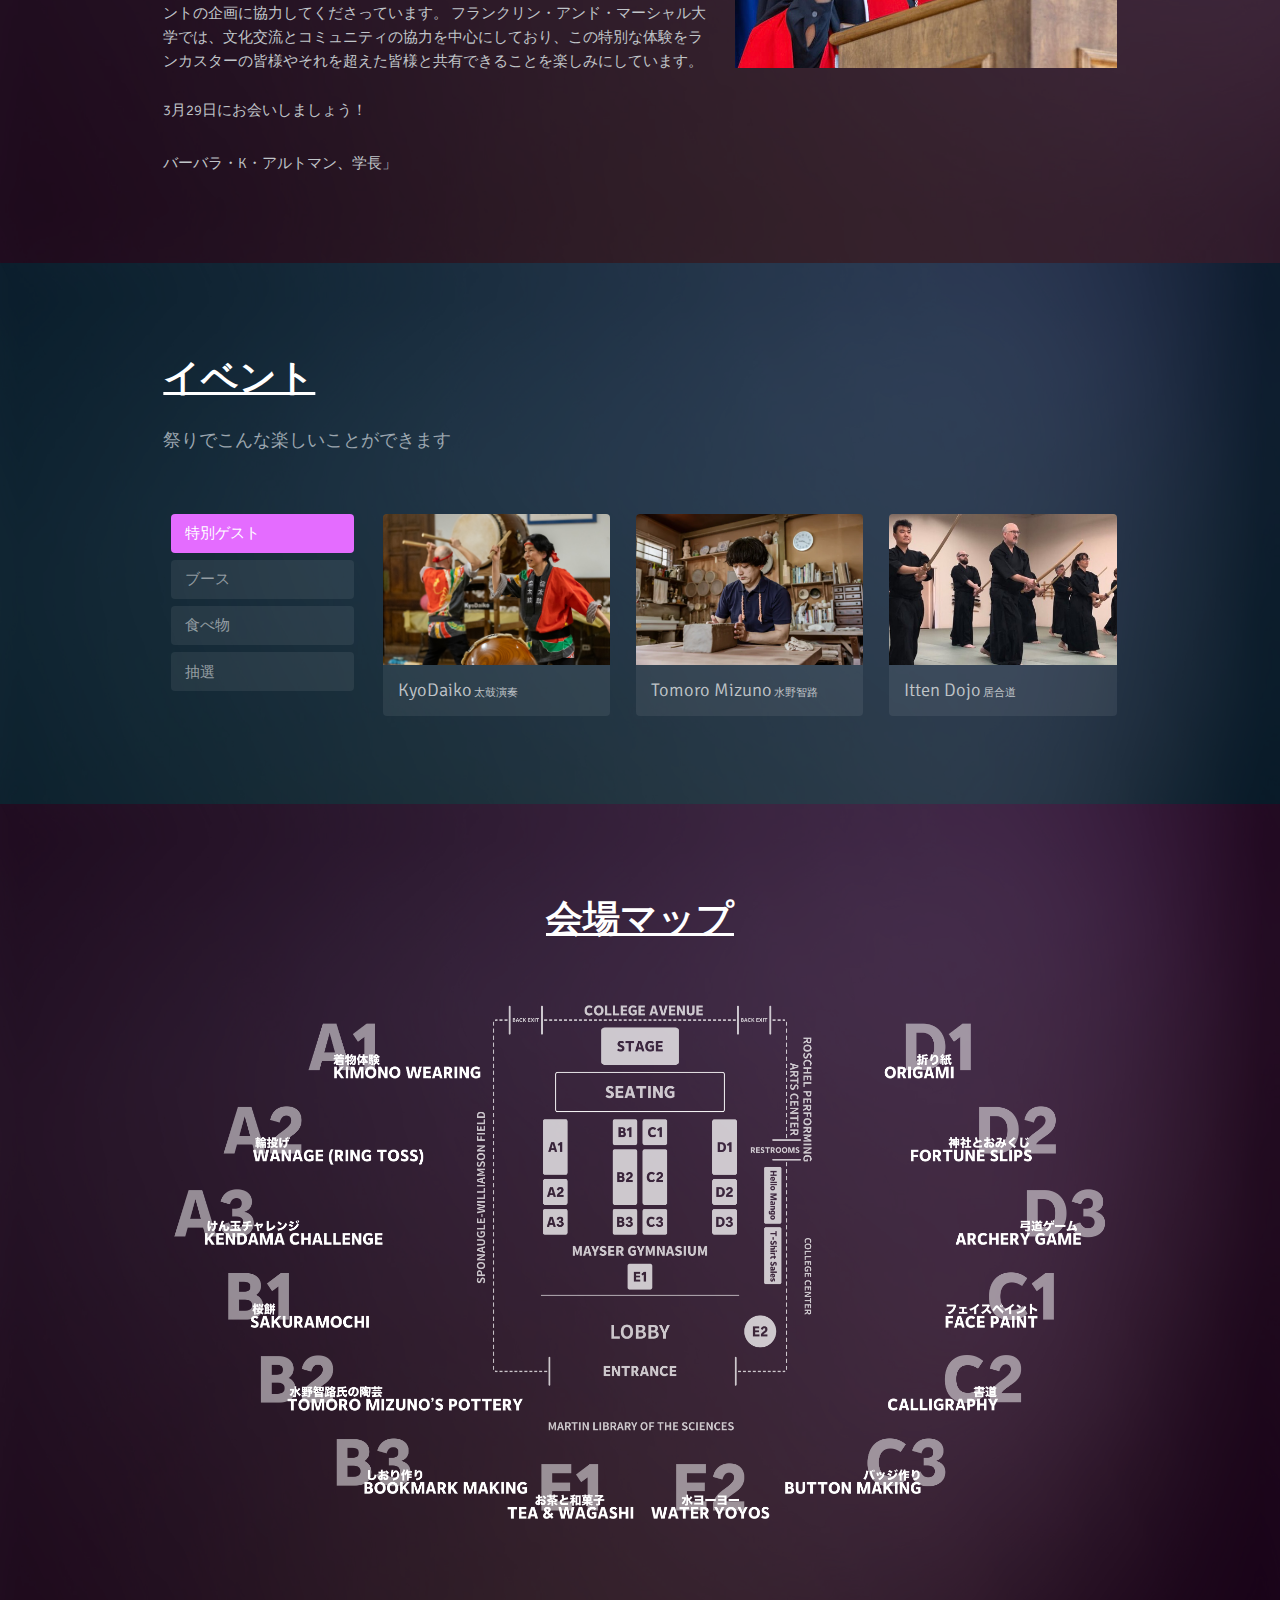
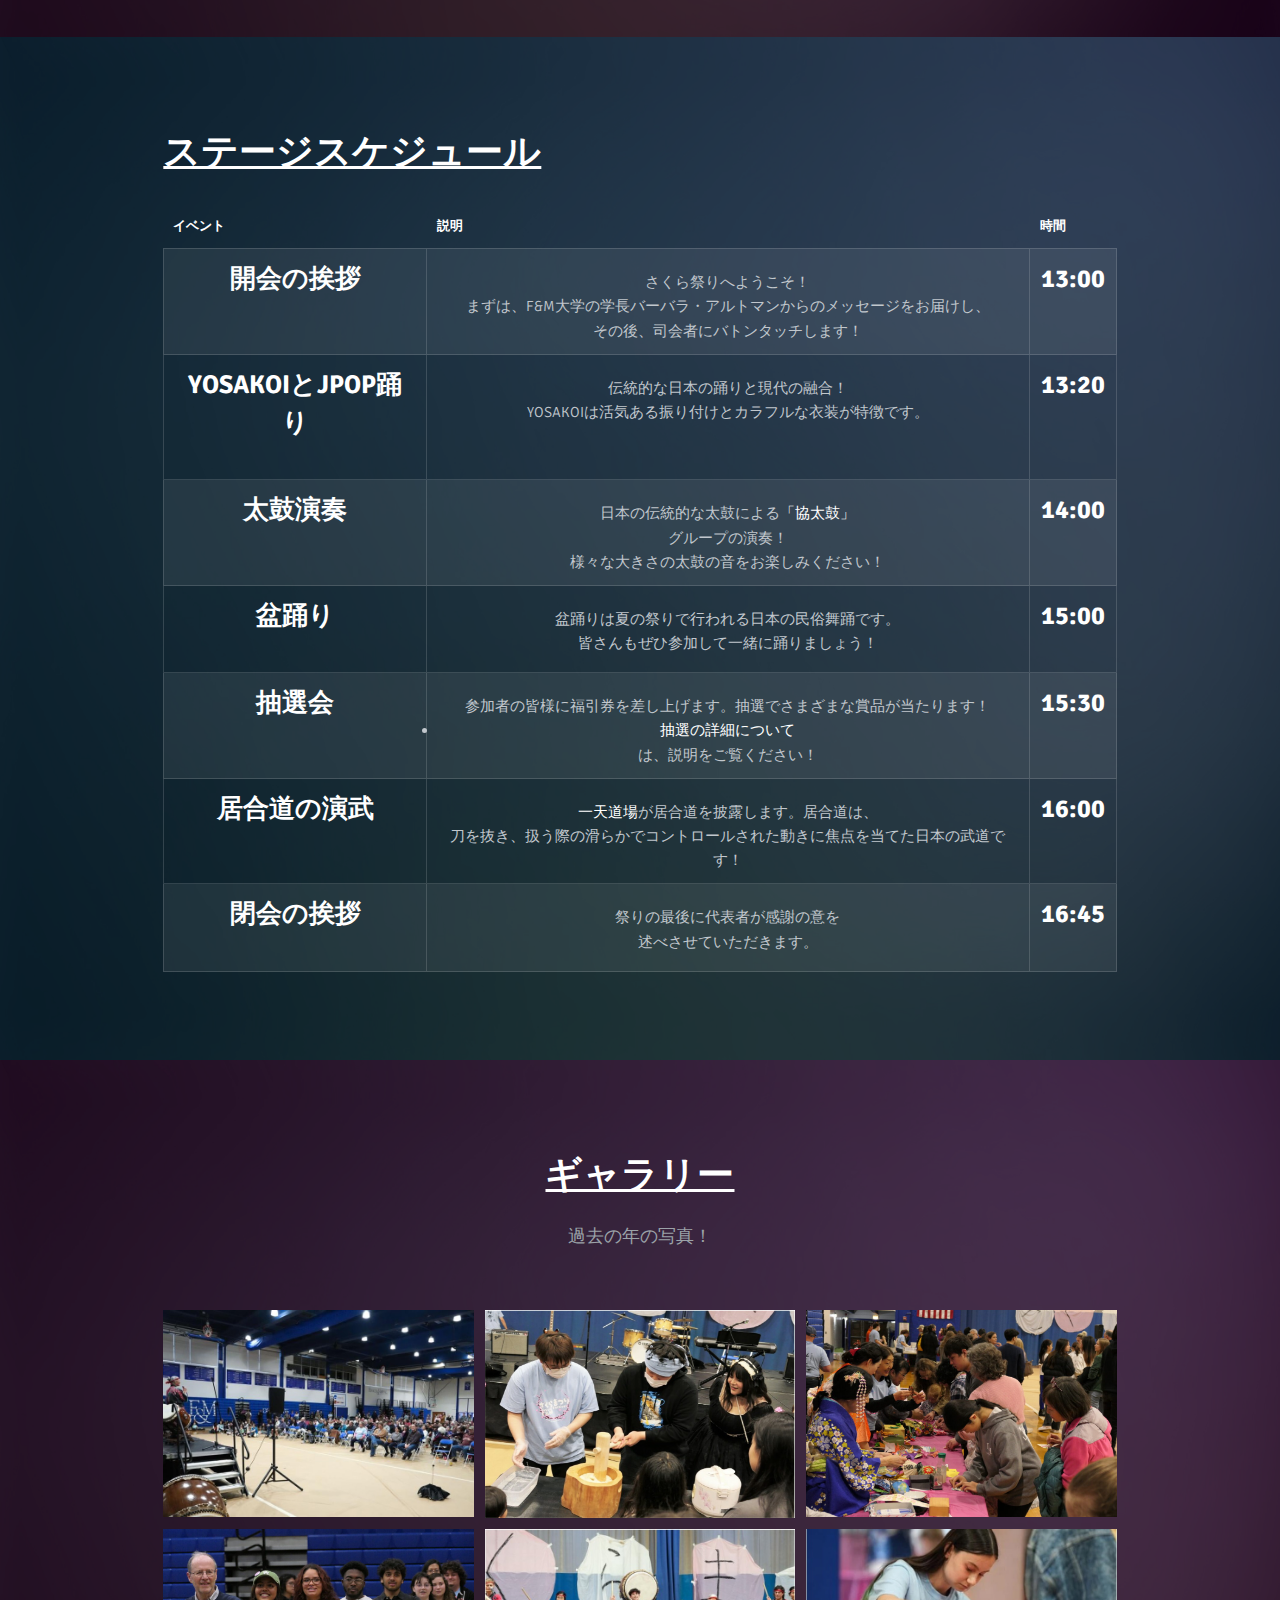
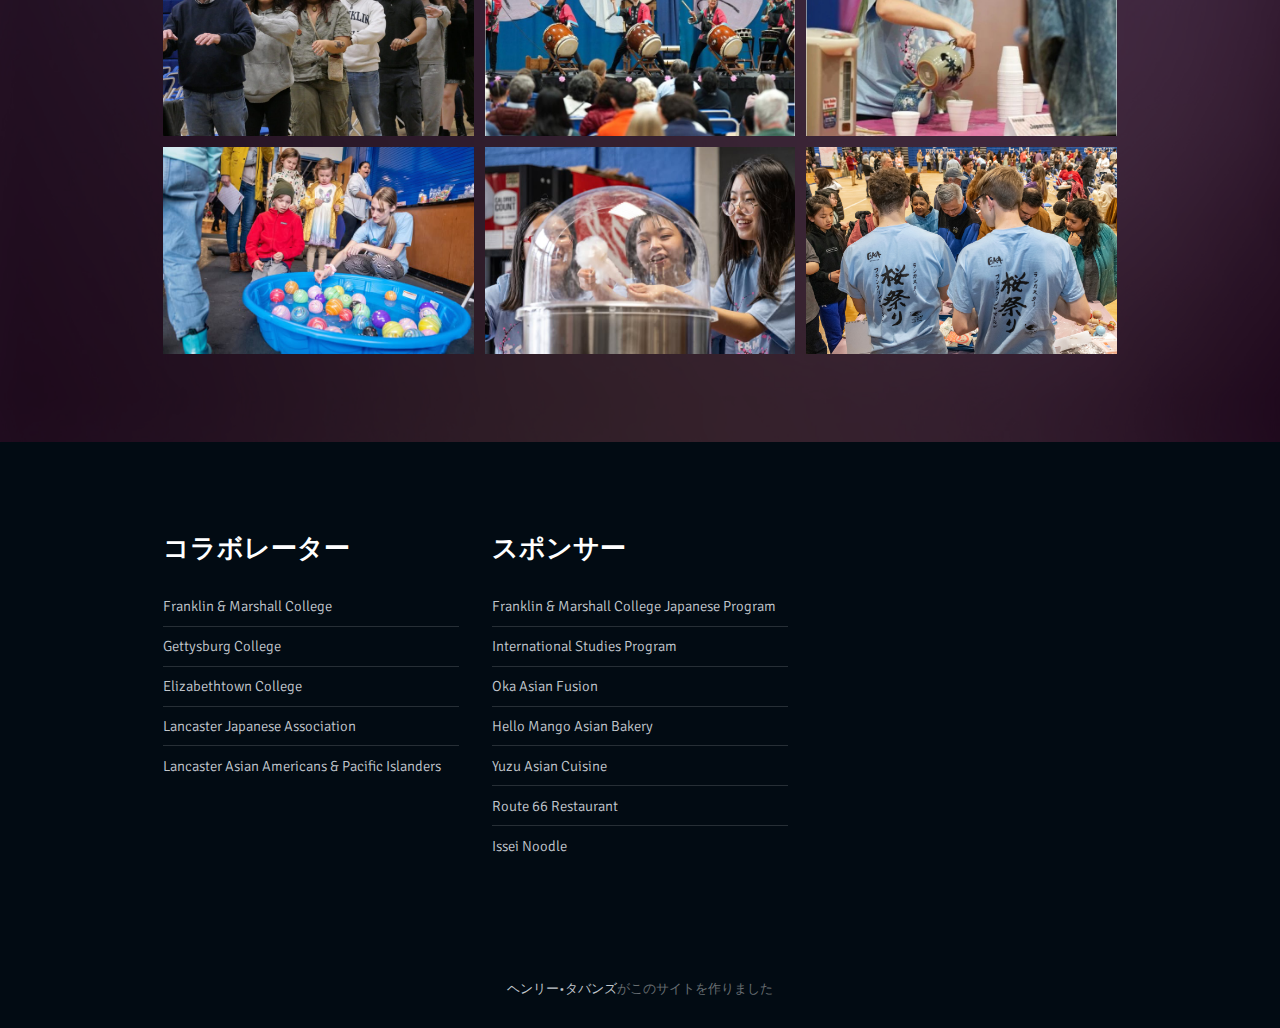
<file: 日本語.html>
<!DOCTYPE HTML>
<html>
	<head>
		<title>桜祭り 2025</title>
		<meta charset="utf-8">
		<meta name="robots" content="index, follow, max-image-preview:large, max-snippet:-1, max-video-preview:-1">
		<meta name="viewport" content="width=device-width, initial-scale=1">
		<link rel="stylesheet" href="assets/css/main.css">
	</head>
	<body>

		<!-- Header -->
			<header id="header">
				<h1><a href="#">Sakura Matsuri <span>桜祭り</span></a></h1>
				<a href="#menu">メニュー</a>
			</header>

		<!-- Nav -->
			<nav id="menu">
				<ul class="links">
					<li><a href="index.html">ホーム</a></li>
					<li><a href="#introduction" class = scrolly>桜祭りについて</a></li>
					<li><a href="#events" class = scrolly>イベント</a></li>
					<li><a href="#venue-map" class = scrolly>会場マップ </a></li>
					<li><a href="#stage-schedule" class = scrolly>ステージスケジュール</a></li>
					<li><a href="#gallery" class = scrolly>ギャラリー</a></li>
					<li><a href="#footer" class = scrolly>協力者とスポンサー</a></li>
					<li><a href="index.html">English</a></li>
				</ul>
			</nav>

			<!-- Banner -->
			<!--
				To use a video as your background, set data-video to the name of your video without
				its extension (eg. images/banner). Your video must be available in both .mp4 and .webm
				formats to work correctly.
			-->
				<section id="banner" data-video="images/drums">
					<div class="inner">
						<header>
							<h1><span style="color: #ffb2e5;">桜</span> 祭り 2025</h1>
							<p>フランクリン・アンド・マーシャル大学日本語<br>
							プログラムの30周年を祝して!</p>
							<h3><span style="color: #3ec653;">入場無料！</span></h3>
						</header>
						<a href="#main" class="button big alt scrolly">詳細</a>
					</div>

				</section>

		<!-- Main -->
			<div id="main">

			<!-- One -->
				<section class="wrapper style1">
					<div class="inner">
						<header class="align-center">
							<h2><u>総合案内</u></h2>
						</header>
						<!-- 2 Column Video Section -->
							<div class="flex flex-2">
								<div class="video col">
									<div style="padding: 15px; margin-bottom: 10px;">
										<div style="text-align: center; ">
											<span style="font-size: 4em; line-height: 140%"><b>3月29日</b></span><br>
											<span style="font-size: 2em; line-height: 0%">13:00-17:00 </span>
										</div>
									</div>
								</div>
								<div class="video col">
									<div style="padding: 15px; margin-bottom: 10px;">
										<div style="text-align: center; ">
											<span style="font-size: 4em; line-height: 140%"><b>メイザー体育館</b></span><br>
											<span style="font-size: 2em; line-height: 0%">フランクリン・アンド・マーシャル大学 </span>
										</div>
								</div>
							</div>
						
					</div>
					<div class="col">
						<div style="padding: 15px; margin-bottom: 10px; padding-left: 0; padding-right: 0; ">
							<iframe src="https://www.google.com/maps/embed?pb=!1m18!1m12!1m3!1d3408.1705274809806!2d-76.32147662379705!3d40.047971678000415!2m3!1f0!2f0!3f0!3m2!1i1024!2i768!4f13.1!3m3!1m2!1s0x89c624618d403963%3A0x9fda090ec98e546f!2sMayser%20Gymnasium!5e1!3m2!1sen!2sus!4v1741313080623!5m2!1sen!2sus" width="600" height="450" style="border:0;border-radius: 4px; width: 100%" allowfullscreen="" loading="lazy" referrerpolicy="no-referrer-when-downgrade"></iframe>
						</div>

					</div>
					<div class="flex flex-2">
					
						<section class="6u 12u$(small)">
							<h2><u>駐車場</u></h2>
							<ul><strong>ウィリアムソン駐車場</strong><br>
							(850 Harrisburg Ave, Lancaster, PA 17603)</ul>
							<ul><strong>ASFCウェスト駐車場</strong><br>
							(929 Harrisburg Ave, Lancaster, PA 17603)</ul>
							<ul><strong>タイラス・フィールズ駐車場</strong><br>
							(Franklin & Marshall College, 1039 Harrisburg Ave, Lancaster, PA 17603)</ul>
							<ul><small>
								駐車場に関する詳細は、<a href="https://map.concept3d.com/?id=1202#!ce/30075?s/">フランクリン・アンド・マーシャル大学のキャンパスマップ</a></small></ul>に記載されています。 
						</section>
					<div class="6u$ 12u$(small)">
						<div style="padding: 15px; margin-bottom: 10px; padding-left: 0; padding-right: 0; ">
							<iframe src="https://www.google.com/maps/embed?pb=!1m18!1m12!1m3!1d3054.1645023809483!2d-76.32446174063068!3d40.04942970466106!2m3!1f0!2f0!3f0!3m2!1i1024!2i768!4f13.1!3m3!1m2!1s0x89c6246239e38447%3A0x78fab4c198ed8213!2sWilliamson%20Parking%20Lot%20(H)!5e0!3m2!1sen!2sus!4v1710652921084!5m2!1sen!2sus" width="500" height="300" style="border:0;border-radius: 4px; width: 100%; " allowfullscreen="" loading="lazy" referrerpolicy="no-referrer-when-downgrade"></iframe>
						</div>

					</div>
				</section>

				<section class="wrapper style2">
					<div id="introduction" class="inner">
						<h2><u>桜祭りについて</u></h2>
						<p><span class="image left"><img src="images/miurasensei.jpg" alt=""></span>毎年春、桜の花が日本中で咲き誇ると、祝うために集まります。この祭りは、桜の儚い美しさと、それが象徴する新たな始まりを讃えるイベントです。この伝統は、花見（はなみ）に遡り、昔の人々は桜の木の下でその美しさを楽しむために立ち止まりました。この伝統に基づいて、フランクリン・アンド・マーシャル大学の桜祭りにおいて、日本の春の精神をランカスターに届け、参加者の方々にその美しさと文化的意義を体験していただきます。
							フランクリン・アンド・マーシャル大学の桜祭りは、これまで日本語学科長の三浦謙一（写真左）と情熱的な学生たちによって２０２３年に始められました。その後、毎年変化し、文化活動、パフォーマンス、地域社会との交流が盛り込まれた活気ある祝典となっています。参加者は、着物着付け、餅作り、けん玉、折り紙、書道などの体験型ブースを通じて、日本の伝統に触れることができます。
							インタラクティブな体験に加えて、祭りでは、力強い太鼓の演奏、日本刀術の優雅な技、そして伝統的な日本の踊り「盆踊り」が披露されます。今年は、LAAPI、ランカスター日本クラブ、ゲティズバーグ大学、エリザベスタウン大学の学生さんたちと協力し、これまでで最大のイベントとなることを楽しみにしています！<br>
							桜の花のように、毎年短い間だけ現れる「桜祭り」は、フランクリン・アンド・マーシャル大学の桜祭りも例外ではありません。ぜひ、3月29日（土）午後1時から5時まで、メイザー体育館で開催される忘れられない体験にご参加ください。伝統、芸術、そしてコミュニティ精神が満ち溢れるイベントをお楽しみください。</p>
							<p><span class="image right"><img src="images/BarbraAltmann 2.jpg" alt=""></span>
								<h3>フランクリン・アンド・マーシャル大学学長バーバラ・アルトマンからのメッセージ</h3>
								「「フランクリン・アンド・マーシャル大学を代表して、今年の桜祭りにキャンパスで皆様をお迎えできることを大変嬉しく思います！春の到来、桜の美しさ、そしてその美しさを祝うために、ぜひご参加ください。
								桜祭りは、三浦謙一教授が教える日本文化に関するF&Mの授業から生まれたもので、学生たちは桜という重要な象徴を通じて地域社会を支え、共に創り上げることを学びます。今年の祭りには、著名な日本の陶芸家・水野智路氏や、フィラデルフィアを拠点とする太鼓グループ「協太鼓」など、特別ゲストをお招きしています。また、ランカスター日本クラブとランカスターアジア系アメリカ人＆太平洋諸島グループが、イベントの企画に協力してくださっています。
								フランクリン・アンド・マーシャル大学では、文化交流とコミュニティの協力を中心にしており、この特別な体験をランカスターの皆様やそれを超えた皆様と共有できることを楽しみにしています。<br>
								<br><p>3月29日にお会いしましょう！</p>
								バーバラ・K・アルトマン、学長」</p>

					</div>
				</section>
				<!-- Two -->
				<section class="wrapper style1">
					<div id="events" class="inner">
						<header>
							<h2><u>イベント</u></h2>
							<p>祭りでこんな楽しいことができます</p>
						</header>
						<!-- Tabbed Video Section -->
							<div class="flex flex-tabs">
								<ul class="tab-list">
									<li><a href="#" data-tab="tab-1" class ="active">特別ゲスト</a></li>								
									<li><a href="#" data-tab="tab-2">ブース</a></li>
									<li><a href="#" data-tab="tab-3">食べ物</a></li>
									<li><a href="#" data-tab="tab-4">抽選</a></li>
									
								</ul>
								<div class="tabs">
									

									<!-- Tab 1 -->
										<div class="tab tab-1 flex flex-3 active">
											
											<!-- Video Thumbnail -->
											<div class="tab tab-1 flex flex-3 active">
											
												<!-- Video Thumbnail -->
													<div class="video col">
														<div class="image fit">
															<img src="images/Kyodaiko.jpg" alt="">
														</div>
														<a href="http://kyodaiko.com/" class="link"><span>Click Me</span></a>
														<p class="caption" style="padding: 10px; padding-left: 15px; ">
															KyoDaiko<small style="font-size: 0.60em; "> 太鼓演奏</small>
													</p>
													</div>
												<!-- Video Thumbnail -->
												<div class="video col">
													<div class="image fit">
														<img src="images/tomoromizuno.jpg" alt="">
													</div>
													<a href="https://www.instagram.com/tomoro.m/" class="link"><span>Click Me</span></a>
													<p class="caption" style="padding: 10px; padding-left: 15px; ">
														Tomoro Mizuno<small style="font-size: 0.60em; "> 水野智路</small>
												</p>
												</div>
												<!-- Video Thumbnail -->
												<div class="video col">
													<div class="image fit">
														<img src="images/itten.jpg" alt="">
													</div>
													<a href="https://www.ittendojo.org/arts/iaido" class="link"><span>Click Me</span></a>
													<p class="caption" style="padding: 10px; padding-left: 15px; ">
														Itten Dojo<small style="font-size: 0.60em; "> 居合道</small>
												</p>
												</div>
											</div>
										</div>

									<!-- Tab 2 -->
										<div class="tab tab-2 flex flex-3">
											<!-- Video Thumbnail -->
											<div class="video col">
<!--
												<div class="image fit">
													<img src="images/pic01.jpg" alt="">
												</div>
-->
											  <p class="caption" style="padding: 10px; padding-left: 15px; ">
												着物体験 <small style="font-size: 0.60em; "></small>
											  </p>
											</div>
											<div class="video col">
<!--
												<div class="image fit">
													<img src="images/pic01.jpg" alt="">
												</div>
-->
											  <p class="caption" style="padding: 10px; padding-left: 15px; ">
												輪投げ <small style="font-size: 0.60em; "></small>
											  </p>
											</div>
                                            <div class="video col">
<!--
												<div class="image fit">
													<img src="images/pic01.jpg" alt="">
												</div>
-->
											  <p class="caption" style="padding: 10px; padding-left: 15px; ">
												けん玉チャレンジ <small style="font-size: 0.60em; "></small>
											  </p>
											</div>
											
                                            <div class="video col">
<!--
												<div class="image fit">
													<img src="images/pic01.jpg" alt="">
												</div>
-->
											  <p class="caption" style="padding: 10px; padding-left: 15px; ">
													水ヨーヨー <small style="font-size: 0.60em; "></small>
											  </p>
											</div>
											
                                            <div class="video col">
<!--
												<div class="image fit">
													<img src="images/pic01.jpg" alt="">
												</div>
-->
											  <p class="caption" style="padding: 10px; padding-left: 15px; ">
												陶芸家水野智路氏作品展示即売 <small style="font-size: 0.60em; "></small>
											  </p>
											</div>
											
											<div class="video col">
<!--
												<div class="image fit">
													<img src="images/pic01.jpg" alt="">
												</div>
-->
												<p class="caption" style="padding: 10px; padding-left: 15px; ">
													しおり作り <small style="font-size: 0.60em; "></small>
												</p>
											</div>
											
											<div class="video col">
<!--
												<div class="image fit">
													<img src="images/pic01.jpg" alt="">
												</div>
-->
												<p class="caption" style="padding: 10px; padding-left: 15px; ">
													バッジ作り <small style="font-size: 0.60em; "></small>
												</p>
											</div>
											
											<div class="video col">
<!--
												<div class="image fit">
													<img src="images/pic01.jpg" alt="">
												</div>
-->
												<p class="caption" style="padding: 10px; padding-left: 15px; ">
													書道 <small style="font-size: 0.60em; "></small>
												</p>
											</div>
											
											<div class="video col">
<!--
												<div class="image fit">
													<img src="images/pic01.jpg" alt="">
												</div>
-->
												<p class="caption" style="padding: 10px; padding-left: 15px; ">
													フェイスペイント <small style="font-size: 0.60em; "></small>
												</p>
											</div>
											
											<div class="video col">
<!--
												<div class="image fit">
													<img src="images/pic01.jpg" alt="">
												</div>
-->
												<p class="caption" style="padding: 10px; padding-left: 15px; ">
													案内所 <small style="font-size: 0.60em; "></small>
												</p>
											</div>
											<div class="video col">
<!--
												<div class="image fit">
													<img src="images/pic01.jpg" alt="">
												</div>
-->
											  <p class="caption" style="padding: 10px; padding-left: 15px; ">
												神社とおみくじ<small style="font-size: 0.60em; "></small>
											  </p>
											</div>
											<div class="video col">
<!--
												<div class="image fit">
													<img src="images/pic01.jpg" alt="">
												</div>
-->
											  <p class="caption" style="padding: 10px; padding-left: 15px; ">
													折り紙 <small style="font-size: 0.60em; "></small>
											  </p>
											</div>
											<div class="video col">
<!--
												<div class="image fit">
													<img src="images/pic01.jpg" alt="">
												</div>
-->
												<p class="caption" style="padding: 10px; padding-left: 15px; ">
													弓道ゲーム <small style="font-size: 0.60em; "></small>
												</p>
											</div>
											
											<div class="video">
<!--
												<div class="image fit">
													<img src="images/pic01.jpg" alt="">
												</div>
-->
											  <p class="caption" style="padding: 10px; padding-left: 15px; ">
												イベントではTシャツやバッグが販売されます。売上金は能登半島地震救援基金に寄付されます。
											  </p>
											</div>
										</div>
										<div class="tab tab-3 flex flex-3">
											<!-- Video Thumbnail -->
											<div class="video col">
												<div class="image fit">
													<img src="images/uberoll.jpg" alt="">
												</div>
												<a href="https://www.hellomangoasianbakery.com/" class="link"><span>Click Me</span></a>
												<p class="caption" style="padding: 10px; padding-left: 15px; ">
													焼き菓子<small style="font-size: 0.60em; "> (Hello Mango Asian Bakery)</small>
											</p>
											</div>
											<div class="nohover col">
												<div class="image fit">
													<img src="images/sakuramochi.jpg" alt="">
												</div>
												<p class="caption" style="padding: 10px; padding-left: 15px; ">
													桜餅<small style="font-size: 0.60em; "></small>
											</p>
											</div>
											<div class="nohover col">
												<div class="image fit">
													<img src="images/ochasnacks.jpg" alt="">
												</div>
												<p class="caption" style="padding: 10px; padding-left: 15px; ">
													お茶と和菓子<small style="font-size: 0.60em; "></small>
											</p>
											</div>
										</div>
										<!-- Tab 4 -->
										<div class="tab tab-4 flex flex-9">
											<!-- Video Thumbnail -->
											<div class="video col">
													
												<p class="caption" style="padding: 10px; padding-left: 15px; ">
													参加者の皆様に福引券を差し上げます。
													<strong>チケットは案内所でお受け取りください。</strong> 
													<br>次の賞品が当たります！
													
													<li style="padding-left: 15px; "><u><a href="https://order.toasttab.com/online/route-66-restaurant">Route 66 Restaurant</a></u>の20ドルギフトカード（5名様）</li>
													<li style="padding-left: 15px; "><u><a href="https://yuzuasian.com/">Yuzu Asian Cuisine</a></u>の25ドルギフトカード（4名様）</li>
													<li style="padding-left: 15px; "><u><a href="https://www.isseinoodle.com/">Issei Noodle</a></u>の50ドルギフトカード（4名様）</li>
													<li style="padding-left: 15px; "><u><a href="https://www.hellomangoasianbakery.com/">Hello Mango Asian Bakery</a></u>の100ドルギフトカード（1名様）</li>
													<li style="padding-left: 15px; "><u><a href="https://www.okaasianfusion.com/">Oka Asian Fusion</a></u>の200ドルギフトカード（1名様）</li>
													<li style="padding-left: 15px; ">などなど！</li>
													<p class="caption" style="padding: 10px; padding-left: 15px; ">
														各ゲストは公平を確保するため、抽選への参加は1回のみです。
												</p>
										
											
											</div>
											<!-- Video Thumbnail -->
												<!--<div class="video col">
													<div class="image fit">
														<img src="images/pic02.jpg" alt="">
														<div class="arrow">
															<div class="icon fa-play"></div>
														</div>
													</div>
													<a href="generic.html" class="link"><span>Click Me</span></a>
												</div>
											< Video Thumbnail >
												<div class="video col">
													<div class="image fit">
														<img src="images/pic01.jpg" alt="">
														<div class="arrow">
															<div class="icon fa-play"></div>
														</div>
													</div>
													<a href="generic.html" class="link"><span>Click Me</span></a>
												</div>
											<!- Video Thumbnail ->
												<div class="video col">
													<div class="image fit">
														<img src="images/pic06.jpg" alt="">
														<div class="arrow">
															<div class="icon fa-play"></div>
														</div>
													</div>
													<a href="generic.html" class="link"><span>Click Me</span></a>
												</div>
											<!-Video Thumbnail ->
												<div class="video col">
													<div class="image fit">
														<img src="images/pic05.jpg" alt="">
														<div class="arrow">
															<div class="icon fa-play"></div>
														</div>
													</div>
													<a href="generic.html" class="link"><span>Click Me</span></a>
												</div>
											<!- Video Thumbnail ->
												<div class="video col">
													<div class="image fit">
														<img src="images/pic04.jpg" alt="">
														<div class="arrow">
															<div class="icon fa-play"></div>
														</div>
													</div>
													<a href="generic.html" class="link"><span>Click Me</span></a>
												</div>-->
										</div>

								</div>
							</div>
					</div>
				</section>

			<!-- Three -->
				<section class="wrapper style2">
					<div id="venue-map" class="inner">
						<header class="align-center">
							<h2><u>会場マップ</u></h2>
							<!--<p></p>-->
							<div class="image fit">
								<img src="images/Venue_Map_Final.png" alt="">
							</div>

						</header>

					</div>
				</section>
				<section class="wrapper style1">
					<div id="stage-schedule" class="inner">
						<h2><u>ステージスケジュール</u></h2>
						<table class="alt" style="text-align: center;">
							<thead>
								<tr>
									<th>イベント</th>
									<th>説明</th>
									<th>時間</th>
								</tr>
								</thead>
                            <tbody>
                            <tr>
                                <td><h3>開会の挨拶</h3></td>
                                <td>さくら祭りへようこそ！<br>
									まずは、F&M大学の学長バーバラ・アルトマンからのメッセージをお届けし、<br>
									その後、司会者にバトンタッチします！</td>
                                <td><h3>13:00</h3></td>
                            </tr>
                            <tr>
                                <td><h3>YOSAKOIとJPOP踊り</h3></td>
                                <td>伝統的な日本の踊りと現代の融合！<br>
									YOSAKOIは活気ある振り付けとカラフルな衣装が特徴です。</td>
                                <td><h3>13:20</h3></td>
                            </tr>
                            <tr>
                                <td><h3>太鼓演奏</h3></td>
                                <td>日本の伝統的な太鼓による<a href="http://kyodaiko.com/">「協太鼓」</a><br>グループの演奏！<br>
									様々な大きさの太鼓の音をお楽しみください！</td>
                                <td><h3>14:00</h3></td>
                            </tr>
                            <tr>
                                <td><h3>盆踊り</h3></td>
                                <td>盆踊りは夏の祭りで行われる日本の民俗舞踊です。<br>
									皆さんもぜひ参加して一緒に踊りましょう！</td>
                                <td><h3>15:00</h3></td>
							</tr>
                            <tr>
                                <td><h3>抽選会</h3></td>
                                <td>参加者の皆様に福引券を差し上げます。抽選でさまざまな賞品が当たります！<br>
									<li><a href="#events" class = scrolly>抽選の詳細について</a></li>は、説明をご覧ください！</td>
									<!--<li><a href="#introduction" class = scrolly>桜祭りについて</a></li>-->
                                <td><h3>15:30</h3></td>
                            </tr>
							<tr>
                                <td><h3>居合道の演武</h3></td>
                                <td><a href="https://www.ittendojo.org/">一天道場</a>が居合道を披露します。居合道は、<br>
									刀を抜き、扱う際の滑らかでコントロールされた動きに焦点を当てた日本の武道です！</td>
                                <td><h3>16:00</h3></td>
                            </tr>
							<tr>
                                <td><h3>閉会の挨拶</h3></td>
                                <td>祭りの最後に代表者が感謝の意を<br>
									述べさせていただきます。</td>
                                <td><h3>16:45</h3></td>
                            </tr>
                            </tbody>
                            <tfoot>
                            <tr>
                                <!--<td colspan="2"></td>
                                <td>100.00</td>-->
                            </tr>
                            </tfoot>
                        </table>

					</div>
				</section>
				<section class="wrapperwide style2">
					<div id="gallery" class="inner">
						<header class="align-center">
							<h2><u>ギャラリー</u></h2>
							<p>過去の年の写真！</p>
						</header>
						<div class="box alt">
							<div class="row 50% uniform">
								<div class="4u"><span class="image fit"><img src="images/chairs2023.jpg" alt=""></span></div>
								<div class="4u"><span class="image fit"><img src="images/mochipounding.jpg" alt=""></span></div>
								<div class="4u$"><span class="image fit"><img src="images/origami2023.jpg" alt=""></span></div>
								<!-- Break -->
								<div class="4u"><span class="image fit"><img src="images/dancing2023.jpg" alt=""></span></div>
								<div class="4u"><span class="image fit"><img src="images/taikostage.jpg" alt=""></span></div>
								<div class="4u$"><span class="image fit"><img src="images/Teapour.jpg" alt=""></span></div>
								<!-- Break -->
								<div class="4u"><span class="image fit"><img src="images/balloongame.jpg" alt=""></span></div>
								<div class="4u"><span class="image fit"><img src="images/cottoncandy.jpg" alt=""></span></div>
								<div class="4u$"><span class="image fit"><img src="images/banner.jpg" alt=""></span></div>
							</div>
						</div>
					</div>
				</section>
			<div>
				

		<!-- Footer -->
			<footer id="footer">
				<div class="inner">
					<div class="flex flex-3">
						<div class="col">
							<h3>コラボレーター</h3>
							<ul class="alt">
								<li><a href="https://www.fandm.edu/">Franklin & Marshall College</a></li>
								<li><a href="https://www.gettysburg.edu/academic-programs/east-asian-studies/programs/japanese-language">Gettysburg College</a></li>
								<li><a href="https://www.etown.edu/schools/school-of-arts-and-humanities/japanese/index.aspx#main-footer">Elizabethtown College</a></li>
								<li><a href="#">Lancaster Japanese Association</a></li>
								<li><a href="https://www.instagram.com/lancasteraapi/">Lancaster Asian Americans & Pacific Islanders</a></li>
							</ul>
						</div>
						<div class="col">
							<h3>スポンサー</h3>
							<ul class="alt">
								<li><a href="https://www.fandm.edu/fields-of-study/japanese/">Franklin & Marshall College Japanese Program</a></li>
								<li><a href="https://www.fandm.edu/fields-of-study/international-studies/">International Studies Program</a></li>
								<li><a href="https://www.okaasianfusion.com/">Oka Asian Fusion</a></li>
								<li><a href="https://www.hellomangoasianbakery.com/">Hello Mango Asian Bakery</a></li>
								<li><a href="https://yuzuasian.com/">Yuzu Asian Cuisine</a></li>
								<li><a href="https://thisisroute66.com/">Route 66 Restaurant</a></li>
								<li><a href="https://www.isseinoodle.com/">Issei Noodle</a></li>
							</ul>
						</div>
						<div class="col">
<!--			
							<h3>Accumsan</h3>
							<ul class="alt">
								<li><a href="#">Nascetur nunc varius commodo.</a></li>
								<li><a href="#">Vis id faucibus montes tempor</a></li>
								<li><a href="#">Massa amet lobortis vel.</a></li>
								<li><a href="#">Nascetur nunc varius commodo.</a></li>
							</ul>
							-->
						</div>
					</div>
				</div>
<!--
				<div class="copyright">
					<ul class="icons">
						<li><a href="#" class="icon fa-twitter"><span class="label">Twitter</span></a></li>
						<li><a href="#" class="icon fa-facebook"><span class="label">Facebook</span></a></li>
						<li><a href="#" class="icon fa-instagram"><span class="label">Instagram</span></a></li>
						<li><a href="#" class="icon fa-snapchat"><span class="label">Snapchat</span></a></li>
					</ul>
				</div>
			-->
			</footer>

		<div class="copyright">
			<a href="https://www.linkedin.com/in/henrytavens/">ヘンリー•タバンズ</a>がこのサイトを作りました
		</div>

		<!-- Scripts -->
			<script src="assets/js/jquery.min.js"></script>
			<script src="assets/js/jquery.scrolly.min.js"></script>
			<script src="assets/js/skel.min.js"></script>
			<script src="assets/js/util.js"></script>
			<script src="assets/js/main.js"></script>

	</body>
</html>
</file>
<file: assets/css/main.css>
@charset "UTF-8";
@import url(font-awesome.min.css);
@import url("https://fonts.googleapis.com/css?family=Signika:300,700");


/* Reset */

	html, body, div, span, applet, object, iframe, h1, h2, h3, h4, h5, h6, p, blockquote, pre, a, abbr, acronym, address, big, cite, code, del, dfn, em, img, ins, kbd, q, s, samp, small, strike, strong, sub, sup, tt, var, b, u, i, center, dl, dt, dd, ol, ul, li, fieldset, form, label, legend, table, caption, tbody, tfoot, thead, tr, th, td, article, aside, canvas, details, embed, figure, figcaption, footer, header, hgroup, menu, nav, output, ruby, section, summary, time, mark, audio, video {
		margin: 0;
		padding: 0;
		border: 0;
		font-size: 100%;
		font: inherit;
		vertical-align: baseline;
	}
.image.fit img {
	width: 100%;
	height: auto;
}
	article, aside, details, figcaption, figure, footer, header, hgroup, menu, nav, section {
		display: block;
	}

	body {
		line-height: 1;
	}

	ol, ul {
		list-style: none;
	}

	blockquote, q {
		quotes: none;
	}

	blockquote:before, blockquote:after, q:before, q:after {
		content: '';
		content: none;
	}

	table {
		border-collapse: collapse;
		border-spacing: 0;
	}

	body {
		-webkit-text-size-adjust: none;
	}

/* Box Model */

	*, *:before, *:after {
		-moz-box-sizing: border-box;
		-webkit-box-sizing: border-box;
		box-sizing: border-box;
	}

/* Containers */

	.container {
		margin-left: auto;
		margin-right: auto;
	}

	.container.\31 25\25 {
		width: 100%;
		max-width: 100em;
		min-width: 80em;
	}

	.container.\37 5\25 {
		width: 60em;
	}

	.container.\35 0\25 {
		width: 40em;
	}

	.container.\32 5\25 {
		width: 20em;
	}

	.container {
		width: 80em;
	}

	@media screen and (max-width: 1680px) {

		.container.\31 25\25 {
			width: 100%;
			max-width: 100em;
			min-width: 80em;
		}

		.container.\37 5\25 {
			width: 60em;
		}

		.container.\35 0\25 {
			width: 40em;
		}

		.container.\32 5\25 {
			width: 20em;
		}

		.container {
			width: 80em;
		}

	}

	@media screen and (max-width: 1280px) {

		.container.\31 25\25 {
			width: 100%;
			max-width: 81.25em;
			min-width: 65em;
		}

		.container.\37 5\25 {
			width: 48.75em;
		}

		.container.\35 0\25 {
			width: 32.5em;
		}

		.container.\32 5\25 {
			width: 16.25em;
		}

		.container {
			width: 65em;
		}

	}

	@media screen and (max-width: 980px) {

		.container.\31 25\25 {
			width: 100%;
			max-width: 112.5%;
			min-width: 90%;
		}

		.container.\37 5\25 {
			width: 67.5%;
		}

		.container.\35 0\25 {
			width: 45%;
		}

		.container.\32 5\25 {
			width: 22.5%;
		}

		.container {
			width: 90%;
		}

	}

	@media screen and (max-width: 736px) {

		.container.\31 25\25 {
			width: 100%;
			max-width: 112.5%;
			min-width: 90%;
		}

		.container.\37 5\25 {
			width: 67.5%;
		}

		.container.\35 0\25 {
			width: 45%;
		}

		.container.\32 5\25 {
			width: 22.5%;
		}

		.container {
			width: 90% !important;
		}

	}

	@media screen and (max-width: 480px) {

		.container.\31 25\25 {
			width: 100%;
			max-width: 112.5%;
			min-width: 90%;
		}

		.container.\37 5\25 {
			width: 67.5%;
		}

		.container.\35 0\25 {
			width: 45%;
		}

		.container.\32 5\25 {
			width: 22.5%;
		}

		.container {
			width: 90% !important;
		}

	}

/* Grid */

	.row {
		border-bottom: solid 1px transparent;
		-moz-box-sizing: border-box;
		-webkit-box-sizing: border-box;
		box-sizing: border-box;
	}

	.row > * {
		float: left;
		-moz-box-sizing: border-box;
		-webkit-box-sizing: border-box;
		box-sizing: border-box;
	}

	.row:after, .row:before {
		content: '';
		display: block;
		clear: both;
		height: 0;
	}

	.row.uniform > * > :first-child {
		margin-top: 0;
	}

	.row.uniform > * > :last-child {
		margin-bottom: 0;
	}

	.row.\30 \25 > * {
		padding: 0 0 0 0em;
	}

	.row.\30 \25 {
		margin: 0 0 -1px 0em;
	}

	.row.uniform.\30 \25 > * {
		padding: 0em 0 0 0em;
	}

	.row.uniform.\30 \25 {
		margin: 0em 0 -1px 0em;
	}

	.row > * {
		padding: 0 0 0 2em;
	}

	.row {
		margin: 0 0 -1px -2em;
	}

	.row.uniform > * {
		padding: 2em 0 0 2em;
	}

	.row.uniform {
		margin: -2em 0 -1px -2em;
	}

	.row.\32 00\25 > * {
		padding: 0 0 0 4em;
	}

	.row.\32 00\25 {
		margin: 0 0 -1px -4em;
	}

	.row.uniform.\32 00\25 > * {
		padding: 4em 0 0 4em;
	}

	.row.uniform.\32 00\25 {
		margin: -4em 0 -1px -4em;
	}

	.row.\31 50\25 > * {
		padding: 0 0 0 3em;
	}

	.row.\31 50\25 {
		margin: 0 0 -1px -3em;
	}

	.row.uniform.\31 50\25 > * {
		padding: 3em 0 0 3em;
	}

	.row.uniform.\31 50\25 {
		margin: -3em 0 -1px -3em;
	}

	.row.\35 0\25 > * {
		padding: 0 0 0 1em;
	}

	.row.\35 0\25 {
		margin: 0 0 -1px -1em;
	}

	.row.uniform.\35 0\25 > * {
		padding: 1em 0 0 1em;
	}

	.row.uniform.\35 0\25 {
		margin: -1em 0 -1px -1em;
	}

	.row.\32 5\25 > * {
		padding: 0 0 0 0.5em;
	}

	.row.\32 5\25 {
		margin: 0 0 -1px -0.5em;
	}

	.row.uniform.\32 5\25 > * {
		padding: 0.5em 0 0 0.5em;
	}

	.row.uniform.\32 5\25 {
		margin: -0.5em 0 -1px -0.5em;
	}

	.\31 2u, .\31 2u\24 {
		width: 100%;
		clear: none;
		margin-left: 0;
	}

	.\31 1u, .\31 1u\24 {
		width: 91.6666666667%;
		clear: none;
		margin-left: 0;
	}

	.\31 0u, .\31 0u\24 {
		width: 83.3333333333%;
		clear: none;
		margin-left: 0;
	}

	.\39 u, .\39 u\24 {
		width: 75%;
		clear: none;
		margin-left: 0;
	}

	.\38 u, .\38 u\24 {
		width: 66.6666666667%;
		clear: none;
		margin-left: 0;
	}

	.\37 u, .\37 u\24 {
		width: 58.3333333333%;
		clear: none;
		margin-left: 0;
	}

	.\36 u, .\36 u\24 {
		width: 50%;
		clear: none;
		margin-left: 0;
	}

	.\35 u, .\35 u\24 {
		width: 41.6666666667%;
		clear: none;
		margin-left: 0;
	}

	.\34 u, .\34 u\24 {
		width: 33.3333333333%;
		clear: none;
		margin-left: 0;
	}

	.\33 u, .\33 u\24 {
		width: 25%;
		clear: none;
		margin-left: 0;
	}

	.\32 u, .\32 u\24 {
		width: 16.6666666667%;
		clear: none;
		margin-left: 0;
	}

	.\31 u, .\31 u\24 {
		width: 8.3333333333%;
		clear: none;
		margin-left: 0;
	}

	.\31 2u\24 + *,
	.\31 1u\24 + *,
	.\31 0u\24 + *,
	.\39 u\24 + *,
	.\38 u\24 + *,
	.\37 u\24 + *,
	.\36 u\24 + *,
	.\35 u\24 + *,
	.\34 u\24 + *,
	.\33 u\24 + *,
	.\32 u\24 + *,
	.\31 u\24 + * {
		clear: left;
	}

	.\-11u {
		margin-left: 91.66667%;
	}

	.\-10u {
		margin-left: 83.33333%;
	}

	.\-9u {
		margin-left: 75%;
	}

	.\-8u {
		margin-left: 66.66667%;
	}

	.\-7u {
		margin-left: 58.33333%;
	}

	.\-6u {
		margin-left: 50%;
	}

	.\-5u {
		margin-left: 41.66667%;
	}

	.\-4u {
		margin-left: 33.33333%;
	}

	.\-3u {
		margin-left: 25%;
	}

	.\-2u {
		margin-left: 16.66667%;
	}

	.\-1u {
		margin-left: 8.33333%;
	}

	@media screen and (max-width: 1680px) {

		.row > * {
			padding: 0 0 0 2em;
		}

		.row {
			margin: 0 0 -1px -2em;
		}

		.row.uniform > * {
			padding: 2em 0 0 2em;
		}

		.row.uniform {
			margin: -2em 0 -1px -2em;
		}

		.row.\32 00\25 > * {
			padding: 0 0 0 4em;
		}

		.row.\32 00\25 {
			margin: 0 0 -1px -4em;
		}

		.row.uniform.\32 00\25 > * {
			padding: 4em 0 0 4em;
		}

		.row.uniform.\32 00\25 {
			margin: -4em 0 -1px -4em;
		}

		.row.\31 50\25 > * {
			padding: 0 0 0 3em;
		}

		.row.\31 50\25 {
			margin: 0 0 -1px -3em;
		}

		.row.uniform.\31 50\25 > * {
			padding: 3em 0 0 3em;
		}

		.row.uniform.\31 50\25 {
			margin: -3em 0 -1px -3em;
		}

		.row.\35 0\25 > * {
			padding: 0 0 0 1em;
		}

		.row.\35 0\25 {
			margin: 0 0 -1px -1em;
		}

		.row.uniform.\35 0\25 > * {
			padding: 1em 0 0 1em;
		}

		.row.uniform.\35 0\25 {
			margin: -1em 0 -1px -1em;
		}

		.row.\32 5\25 > * {
			padding: 0 0 0 0.5em;
		}

		.row.\32 5\25 {
			margin: 0 0 -1px -0.5em;
		}

		.row.uniform.\32 5\25 > * {
			padding: 0.5em 0 0 0.5em;
		}

		.row.uniform.\32 5\25 {
			margin: -0.5em 0 -1px -0.5em;
		}

		.\31 2u\28xlarge\29, .\31 2u\24\28xlarge\29 {
			width: 100%;
			clear: none;
			margin-left: 0;
		}

		.\31 1u\28xlarge\29, .\31 1u\24\28xlarge\29 {
			width: 91.6666666667%;
			clear: none;
			margin-left: 0;
		}

		.\31 0u\28xlarge\29, .\31 0u\24\28xlarge\29 {
			width: 83.3333333333%;
			clear: none;
			margin-left: 0;
		}

		.\39 u\28xlarge\29, .\39 u\24\28xlarge\29 {
			width: 75%;
			clear: none;
			margin-left: 0;
		}

		.\38 u\28xlarge\29, .\38 u\24\28xlarge\29 {
			width: 66.6666666667%;
			clear: none;
			margin-left: 0;
		}

		.\37 u\28xlarge\29, .\37 u\24\28xlarge\29 {
			width: 58.3333333333%;
			clear: none;
			margin-left: 0;
		}

		.\36 u\28xlarge\29, .\36 u\24\28xlarge\29 {
			width: 50%;
			clear: none;
			margin-left: 0;
		}

		.\35 u\28xlarge\29, .\35 u\24\28xlarge\29 {
			width: 41.6666666667%;
			clear: none;
			margin-left: 0;
		}

		.\34 u\28xlarge\29, .\34 u\24\28xlarge\29 {
			width: 33.3333333333%;
			clear: none;
			margin-left: 0;
		}

		.\33 u\28xlarge\29, .\33 u\24\28xlarge\29 {
			width: 25%;
			clear: none;
			margin-left: 0;
		}

		.\32 u\28xlarge\29, .\32 u\24\28xlarge\29 {
			width: 16.6666666667%;
			clear: none;
			margin-left: 0;
		}

		.\31 u\28xlarge\29, .\31 u\24\28xlarge\29 {
			width: 8.3333333333%;
			clear: none;
			margin-left: 0;
		}

		.\31 2u\24\28xlarge\29 + *,
		.\31 1u\24\28xlarge\29 + *,
		.\31 0u\24\28xlarge\29 + *,
		.\39 u\24\28xlarge\29 + *,
		.\38 u\24\28xlarge\29 + *,
		.\37 u\24\28xlarge\29 + *,
		.\36 u\24\28xlarge\29 + *,
		.\35 u\24\28xlarge\29 + *,
		.\34 u\24\28xlarge\29 + *,
		.\33 u\24\28xlarge\29 + *,
		.\32 u\24\28xlarge\29 + *,
		.\31 u\24\28xlarge\29 + * {
			clear: left;
		}

		.\-11u\28xlarge\29 {
			margin-left: 91.66667%;
		}

		.\-10u\28xlarge\29 {
			margin-left: 83.33333%;
		}

		.\-9u\28xlarge\29 {
			margin-left: 75%;
		}

		.\-8u\28xlarge\29 {
			margin-left: 66.66667%;
		}

		.\-7u\28xlarge\29 {
			margin-left: 58.33333%;
		}

		.\-6u\28xlarge\29 {
			margin-left: 50%;
		}

		.\-5u\28xlarge\29 {
			margin-left: 41.66667%;
		}

		.\-4u\28xlarge\29 {
			margin-left: 33.33333%;
		}

		.\-3u\28xlarge\29 {
			margin-left: 25%;
		}

		.\-2u\28xlarge\29 {
			margin-left: 16.66667%;
		}

		.\-1u\28xlarge\29 {
			margin-left: 8.33333%;
		}

	}

	@media screen and (max-width: 1280px) {

		.row > * {
			padding: 0 0 0 1.5em;
		}

		.row {
			margin: 0 0 -1px -1.5em;
		}

		.row.uniform > * {
			padding: 1.5em 0 0 1.5em;
		}

		.row.uniform {
			margin: -1.5em 0 -1px -1.5em;
		}

		.row.\32 00\25 > * {
			padding: 0 0 0 3em;
		}

		.row.\32 00\25 {
			margin: 0 0 -1px -3em;
		}

		.row.uniform.\32 00\25 > * {
			padding: 3em 0 0 3em;
		}

		.row.uniform.\32 00\25 {
			margin: -3em 0 -1px -3em;
		}

		.row.\31 50\25 > * {
			padding: 0 0 0 2.25em;
		}

		.row.\31 50\25 {
			margin: 0 0 -1px -2.25em;
		}

		.row.uniform.\31 50\25 > * {
			padding: 2.25em 0 0 2.25em;
		}

		.row.uniform.\31 50\25 {
			margin: -2.25em 0 -1px -2.25em;
		}

		.row.\35 0\25 > * {
			padding: 0 0 0 0.75em;
		}

		.row.\35 0\25 {
			margin: 0 0 -1px -0.75em;
		}

		.row.uniform.\35 0\25 > * {
			padding: 0.75em 0 0 0.75em;
		}

		.row.uniform.\35 0\25 {
			margin: -0.75em 0 -1px -0.75em;
		}

		.row.\32 5\25 > * {
			padding: 0 0 0 0.375em;
		}

		.row.\32 5\25 {
			margin: 0 0 -1px -0.375em;
		}

		.row.uniform.\32 5\25 > * {
			padding: 0.375em 0 0 0.375em;
		}

		.row.uniform.\32 5\25 {
			margin: -0.375em 0 -1px -0.375em;
		}

		.\31 2u\28large\29, .\31 2u\24\28large\29 {
			width: 100%;
			clear: none;
			margin-left: 0;
		}

		.\31 1u\28large\29, .\31 1u\24\28large\29 {
			width: 91.6666666667%;
			clear: none;
			margin-left: 0;
		}

		.\31 0u\28large\29, .\31 0u\24\28large\29 {
			width: 83.3333333333%;
			clear: none;
			margin-left: 0;
		}

		.\39 u\28large\29, .\39 u\24\28large\29 {
			width: 75%;
			clear: none;
			margin-left: 0;
		}

		.\38 u\28large\29, .\38 u\24\28large\29 {
			width: 66.6666666667%;
			clear: none;
			margin-left: 0;
		}

		.\37 u\28large\29, .\37 u\24\28large\29 {
			width: 58.3333333333%;
			clear: none;
			margin-left: 0;
		}

		.\36 u\28large\29, .\36 u\24\28large\29 {
			width: 50%;
			clear: none;
			margin-left: 0;
		}

		.\35 u\28large\29, .\35 u\24\28large\29 {
			width: 41.6666666667%;
			clear: none;
			margin-left: 0;
		}

		.\34 u\28large\29, .\34 u\24\28large\29 {
			width: 33.3333333333%;
			clear: none;
			margin-left: 0;
		}

		.\33 u\28large\29, .\33 u\24\28large\29 {
			width: 25%;
			clear: none;
			margin-left: 0;
		}

		.\32 u\28large\29, .\32 u\24\28large\29 {
			width: 16.6666666667%;
			clear: none;
			margin-left: 0;
		}

		.\31 u\28large\29, .\31 u\24\28large\29 {
			width: 8.3333333333%;
			clear: none;
			margin-left: 0;
		}

		.\31 2u\24\28large\29 + *,
		.\31 1u\24\28large\29 + *,
		.\31 0u\24\28large\29 + *,
		.\39 u\24\28large\29 + *,
		.\38 u\24\28large\29 + *,
		.\37 u\24\28large\29 + *,
		.\36 u\24\28large\29 + *,
		.\35 u\24\28large\29 + *,
		.\34 u\24\28large\29 + *,
		.\33 u\24\28large\29 + *,
		.\32 u\24\28large\29 + *,
		.\31 u\24\28large\29 + * {
			clear: left;
		}

		.\-11u\28large\29 {
			margin-left: 91.66667%;
		}

		.\-10u\28large\29 {
			margin-left: 83.33333%;
		}

		.\-9u\28large\29 {
			margin-left: 75%;
		}

		.\-8u\28large\29 {
			margin-left: 66.66667%;
		}

		.\-7u\28large\29 {
			margin-left: 58.33333%;
		}

		.\-6u\28large\29 {
			margin-left: 50%;
		}

		.\-5u\28large\29 {
			margin-left: 41.66667%;
		}

		.\-4u\28large\29 {
			margin-left: 33.33333%;
		}

		.\-3u\28large\29 {
			margin-left: 25%;
		}

		.\-2u\28large\29 {
			margin-left: 16.66667%;
		}

		.\-1u\28large\29 {
			margin-left: 8.33333%;
		}

	}

	@media screen and (max-width: 980px) {

		.row > * {
			padding: 0 0 0 1.5em;
		}

		.row {
			margin: 0 0 -1px -1.5em;
		}

		.row.uniform > * {
			padding: 1.5em 0 0 1.5em;
		}

		.row.uniform {
			margin: -1.5em 0 -1px -1.5em;
		}

		.row.\32 00\25 > * {
			padding: 0 0 0 3em;
		}

		.row.\32 00\25 {
			margin: 0 0 -1px -3em;
		}

		.row.uniform.\32 00\25 > * {
			padding: 3em 0 0 3em;
		}

		.row.uniform.\32 00\25 {
			margin: -3em 0 -1px -3em;
		}

		.row.\31 50\25 > * {
			padding: 0 0 0 2.25em;
		}

		.row.\31 50\25 {
			margin: 0 0 -1px -2.25em;
		}

		.row.uniform.\31 50\25 > * {
			padding: 2.25em 0 0 2.25em;
		}

		.row.uniform.\31 50\25 {
			margin: -2.25em 0 -1px -2.25em;
		}

		.row.\35 0\25 > * {
			padding: 0 0 0 0.75em;
		}

		.row.\35 0\25 {
			margin: 0 0 -1px -0.75em;
		}

		.row.uniform.\35 0\25 > * {
			padding: 0.75em 0 0 0.75em;
		}

		.row.uniform.\35 0\25 {
			margin: -0.75em 0 -1px -0.75em;
		}

		.row.\32 5\25 > * {
			padding: 0 0 0 0.375em;
		}

		.row.\32 5\25 {
			margin: 0 0 -1px -0.375em;
		}

		.row.uniform.\32 5\25 > * {
			padding: 0.375em 0 0 0.375em;
		}

		.row.uniform.\32 5\25 {
			margin: -0.375em 0 -1px -0.375em;
		}

		.\31 2u\28medium\29, .\31 2u\24\28medium\29 {
			width: 100%;
			clear: none;
			margin-left: 0;
		}

		.\31 1u\28medium\29, .\31 1u\24\28medium\29 {
			width: 91.6666666667%;
			clear: none;
			margin-left: 0;
		}

		.\31 0u\28medium\29, .\31 0u\24\28medium\29 {
			width: 83.3333333333%;
			clear: none;
			margin-left: 0;
		}

		.\39 u\28medium\29, .\39 u\24\28medium\29 {
			width: 75%;
			clear: none;
			margin-left: 0;
		}

		.\38 u\28medium\29, .\38 u\24\28medium\29 {
			width: 66.6666666667%;
			clear: none;
			margin-left: 0;
		}

		.\37 u\28medium\29, .\37 u\24\28medium\29 {
			width: 58.3333333333%;
			clear: none;
			margin-left: 0;
		}

		.\36 u\28medium\29, .\36 u\24\28medium\29 {
			width: 50%;
			clear: none;
			margin-left: 0;
		}

		.\35 u\28medium\29, .\35 u\24\28medium\29 {
			width: 41.6666666667%;
			clear: none;
			margin-left: 0;
		}

		.\34 u\28medium\29, .\34 u\24\28medium\29 {
			width: 33.3333333333%;
			clear: none;
			margin-left: 0;
		}

		.\33 u\28medium\29, .\33 u\24\28medium\29 {
			width: 25%;
			clear: none;
			margin-left: 0;
		}

		.\32 u\28medium\29, .\32 u\24\28medium\29 {
			width: 16.6666666667%;
			clear: none;
			margin-left: 0;
		}

		.\31 u\28medium\29, .\31 u\24\28medium\29 {
			width: 8.3333333333%;
			clear: none;
			margin-left: 0;
		}

		.\31 2u\24\28medium\29 + *,
		.\31 1u\24\28medium\29 + *,
		.\31 0u\24\28medium\29 + *,
		.\39 u\24\28medium\29 + *,
		.\38 u\24\28medium\29 + *,
		.\37 u\24\28medium\29 + *,
		.\36 u\24\28medium\29 + *,
		.\35 u\24\28medium\29 + *,
		.\34 u\24\28medium\29 + *,
		.\33 u\24\28medium\29 + *,
		.\32 u\24\28medium\29 + *,
		.\31 u\24\28medium\29 + * {
			clear: left;
		}

		.\-11u\28medium\29 {
			margin-left: 91.66667%;
		}

		.\-10u\28medium\29 {
			margin-left: 83.33333%;
		}

		.\-9u\28medium\29 {
			margin-left: 75%;
		}

		.\-8u\28medium\29 {
			margin-left: 66.66667%;
		}

		.\-7u\28medium\29 {
			margin-left: 58.33333%;
		}

		.\-6u\28medium\29 {
			margin-left: 50%;
		}

		.\-5u\28medium\29 {
			margin-left: 41.66667%;
		}

		.\-4u\28medium\29 {
			margin-left: 33.33333%;
		}

		.\-3u\28medium\29 {
			margin-left: 25%;
		}

		.\-2u\28medium\29 {
			margin-left: 16.66667%;
		}

		.\-1u\28medium\29 {
			margin-left: 8.33333%;
		}

	}

	@media screen and (max-width: 736px) {

		.row > * {
			padding: 0 0 0 1.25em;
		}

		.row {
			margin: 0 0 -1px -1.25em;
		}

		.row.uniform > * {
			padding: 1.25em 0 0 1.25em;
		}

		.row.uniform {
			margin: -1.25em 0 -1px -1.25em;
		}

		.row.\32 00\25 > * {
			padding: 0 0 0 2.5em;
		}

		.row.\32 00\25 {
			margin: 0 0 -1px -2.5em;
		}

		.row.uniform.\32 00\25 > * {
			padding: 2.5em 0 0 2.5em;
		}

		.row.uniform.\32 00\25 {
			margin: -2.5em 0 -1px -2.5em;
		}

		.row.\31 50\25 > * {
			padding: 0 0 0 1.875em;
		}

		.row.\31 50\25 {
			margin: 0 0 -1px -1.875em;
		}

		.row.uniform.\31 50\25 > * {
			padding: 1.875em 0 0 1.875em;
		}

		.row.uniform.\31 50\25 {
			margin: -1.875em 0 -1px -1.875em;
		}

		.row.\35 0\25 > * {
			padding: 0 0 0 0.625em;
		}

		.row.\35 0\25 {
			margin: 0 0 -1px -0.625em;
		}

		.row.uniform.\35 0\25 > * {
			padding: 0.625em 0 0 0.625em;
		}

		.row.uniform.\35 0\25 {
			margin: -0.625em 0 -1px -0.625em;
		}

		.row.\32 5\25 > * {
			padding: 0 0 0 0.3125em;
		}

		.row.\32 5\25 {
			margin: 0 0 -1px -0.3125em;
		}

		.row.uniform.\32 5\25 > * {
			padding: 0.3125em 0 0 0.3125em;
		}

		.row.uniform.\32 5\25 {
			margin: -0.3125em 0 -1px -0.3125em;
		}

		.\31 2u\28small\29, .\31 2u\24\28small\29 {
			width: 100%;
			clear: none;
			margin-left: 0;
		}

		.\31 1u\28small\29, .\31 1u\24\28small\29 {
			width: 91.6666666667%;
			clear: none;
			margin-left: 0;
		}

		.\31 0u\28small\29, .\31 0u\24\28small\29 {
			width: 83.3333333333%;
			clear: none;
			margin-left: 0;
		}

		.\39 u\28small\29, .\39 u\24\28small\29 {
			width: 75%;
			clear: none;
			margin-left: 0;
		}

		.\38 u\28small\29, .\38 u\24\28small\29 {
			width: 66.6666666667%;
			clear: none;
			margin-left: 0;
		}

		.\37 u\28small\29, .\37 u\24\28small\29 {
			width: 58.3333333333%;
			clear: none;
			margin-left: 0;
		}

		.\36 u\28small\29, .\36 u\24\28small\29 {
			width: 50%;
			clear: none;
			margin-left: 0;
		}

		.\35 u\28small\29, .\35 u\24\28small\29 {
			width: 41.6666666667%;
			clear: none;
			margin-left: 0;
		}

		.\34 u\28small\29, .\34 u\24\28small\29 {
			width: 33.3333333333%;
			clear: none;
			margin-left: 0;
		}

		.\33 u\28small\29, .\33 u\24\28small\29 {
			width: 25%;
			clear: none;
			margin-left: 0;
		}

		.\32 u\28small\29, .\32 u\24\28small\29 {
			width: 16.6666666667%;
			clear: none;
			margin-left: 0;
		}

		.\31 u\28small\29, .\31 u\24\28small\29 {
			width: 8.3333333333%;
			clear: none;
			margin-left: 0;
		}

		.\31 2u\24\28small\29 + *,
		.\31 1u\24\28small\29 + *,
		.\31 0u\24\28small\29 + *,
		.\39 u\24\28small\29 + *,
		.\38 u\24\28small\29 + *,
		.\37 u\24\28small\29 + *,
		.\36 u\24\28small\29 + *,
		.\35 u\24\28small\29 + *,
		.\34 u\24\28small\29 + *,
		.\33 u\24\28small\29 + *,
		.\32 u\24\28small\29 + *,
		.\31 u\24\28small\29 + * {
			clear: left;
		}

		.\-11u\28small\29 {
			margin-left: 91.66667%;
		}

		.\-10u\28small\29 {
			margin-left: 83.33333%;
		}

		.\-9u\28small\29 {
			margin-left: 75%;
		}

		.\-8u\28small\29 {
			margin-left: 66.66667%;
		}

		.\-7u\28small\29 {
			margin-left: 58.33333%;
		}

		.\-6u\28small\29 {
			margin-left: 50%;
		}

		.\-5u\28small\29 {
			margin-left: 41.66667%;
		}

		.\-4u\28small\29 {
			margin-left: 33.33333%;
		}

		.\-3u\28small\29 {
			margin-left: 25%;
		}

		.\-2u\28small\29 {
			margin-left: 16.66667%;
		}

		.\-1u\28small\29 {
			margin-left: 8.33333%;
		}

	}

	@media screen and (max-width: 480px) {

		.row > * {
			padding: 0 0 0 1.25em;
		}

		.row {
			margin: 0 0 -1px -1.25em;
		}

		.row.uniform > * {
			padding: 1.25em 0 0 1.25em;
		}

		.row.uniform {
			margin: -1.25em 0 -1px -1.25em;
		}

		.row.\32 00\25 > * {
			padding: 0 0 0 2.5em;
		}

		.row.\32 00\25 {
			margin: 0 0 -1px -2.5em;
		}

		.row.uniform.\32 00\25 > * {
			padding: 2.5em 0 0 2.5em;
		}

		.row.uniform.\32 00\25 {
			margin: -2.5em 0 -1px -2.5em;
		}

		.row.\31 50\25 > * {
			padding: 0 0 0 1.875em;
		}

		.row.\31 50\25 {
			margin: 0 0 -1px -1.875em;
		}

		.row.uniform.\31 50\25 > * {
			padding: 1.875em 0 0 1.875em;
		}

		.row.uniform.\31 50\25 {
			margin: -1.875em 0 -1px -1.875em;
		}

		.row.\35 0\25 > * {
			padding: 0 0 0 0.625em;
		}

		.row.\35 0\25 {
			margin: 0 0 -1px -0.625em;
		}

		.row.uniform.\35 0\25 > * {
			padding: 0.625em 0 0 0.625em;
		}

		.row.uniform.\35 0\25 {
			margin: -0.625em 0 -1px -0.625em;
		}

		.row.\32 5\25 > * {
			padding: 0 0 0 0.3125em;
		}

		.row.\32 5\25 {
			margin: 0 0 -1px -0.3125em;
		}

		.row.uniform.\32 5\25 > * {
			padding: 0.3125em 0 0 0.3125em;
		}

		.row.uniform.\32 5\25 {
			margin: -0.3125em 0 -1px -0.3125em;
		}

		.\31 2u\28xsmall\29, .\31 2u\24\28xsmall\29 {
			width: 100%;
			clear: none;
			margin-left: 0;
		}

		.\31 1u\28xsmall\29, .\31 1u\24\28xsmall\29 {
			width: 91.6666666667%;
			clear: none;
			margin-left: 0;
		}

		.\31 0u\28xsmall\29, .\31 0u\24\28xsmall\29 {
			width: 83.3333333333%;
			clear: none;
			margin-left: 0;
		}

		.\39 u\28xsmall\29, .\39 u\24\28xsmall\29 {
			width: 75%;
			clear: none;
			margin-left: 0;
		}

		.\38 u\28xsmall\29, .\38 u\24\28xsmall\29 {
			width: 66.6666666667%;
			clear: none;
			margin-left: 0;
		}

		.\37 u\28xsmall\29, .\37 u\24\28xsmall\29 {
			width: 58.3333333333%;
			clear: none;
			margin-left: 0;
		}

		.\36 u\28xsmall\29, .\36 u\24\28xsmall\29 {
			width: 50%;
			clear: none;
			margin-left: 0;
		}

		.\35 u\28xsmall\29, .\35 u\24\28xsmall\29 {
			width: 41.6666666667%;
			clear: none;
			margin-left: 0;
		}

		.\34 u\28xsmall\29, .\34 u\24\28xsmall\29 {
			width: 33.3333333333%;
			clear: none;
			margin-left: 0;
		}

		.\33 u\28xsmall\29, .\33 u\24\28xsmall\29 {
			width: 25%;
			clear: none;
			margin-left: 0;
		}

		.\32 u\28xsmall\29, .\32 u\24\28xsmall\29 {
			width: 16.6666666667%;
			clear: none;
			margin-left: 0;
		}

		.\31 u\28xsmall\29, .\31 u\24\28xsmall\29 {
			width: 8.3333333333%;
			clear: none;
			margin-left: 0;
		}

		.\31 2u\24\28xsmall\29 + *,
		.\31 1u\24\28xsmall\29 + *,
		.\31 0u\24\28xsmall\29 + *,
		.\39 u\24\28xsmall\29 + *,
		.\38 u\24\28xsmall\29 + *,
		.\37 u\24\28xsmall\29 + *,
		.\36 u\24\28xsmall\29 + *,
		.\35 u\24\28xsmall\29 + *,
		.\34 u\24\28xsmall\29 + *,
		.\33 u\24\28xsmall\29 + *,
		.\32 u\24\28xsmall\29 + *,
		.\31 u\24\28xsmall\29 + * {
			clear: left;
		}

		.\-11u\28xsmall\29 {
			margin-left: 91.66667%;
		}

		.\-10u\28xsmall\29 {
			margin-left: 83.33333%;
		}

		.\-9u\28xsmall\29 {
			margin-left: 75%;
		}

		.\-8u\28xsmall\29 {
			margin-left: 66.66667%;
		}

		.\-7u\28xsmall\29 {
			margin-left: 58.33333%;
		}

		.\-6u\28xsmall\29 {
			margin-left: 50%;
		}

		.\-5u\28xsmall\29 {
			margin-left: 41.66667%;
		}

		.\-4u\28xsmall\29 {
			margin-left: 33.33333%;
		}

		.\-3u\28xsmall\29 {
			margin-left: 25%;
		}

		.\-2u\28xsmall\29 {
			margin-left: 16.66667%;
		}

		.\-1u\28xsmall\29 {
			margin-left: 8.33333%;
		}

	}

/* Basic */

	@-ms-viewport {
		width: device-width;
	}

	body {
		-ms-overflow-style: scrollbar;
	}

	@media screen and (max-width: 480px) {

		html, body {
			min-width: 320px;
		}

	}

	body {
		background: #020B13;
	}

		body.is-loading *, body.is-loading *:before, body.is-loading *:after {
			-moz-animation: none !important;
			-webkit-animation: none !important;
			-ms-animation: none !important;
			animation: none !important;
			-moz-transition: none !important;
			-webkit-transition: none !important;
			-ms-transition: none !important;
			transition: none !important;
		}

/* Type */

	body {
		background-color: #020B13;
		color: #c0c2c4;
	}

	body, input, select, textarea {
		font-family: "Signika", sans-serif;
		font-size: 13pt;
		font-weight: 300;
		line-height: 1.65;
	}

		@media screen and (max-width: 1680px) {

			body, input, select, textarea {
				font-size: 11pt;
			}

		}

		@media screen and (max-width: 1280px) {

			body, input, select, textarea {
				font-size: 11pt;
			}

		}

		@media screen and (max-width: 980px) {

			body, input, select, textarea {
				font-size: 12pt;
			}

		}

		@media screen and (max-width: 736px) {

			body, input, select, textarea {
				font-size: 12pt;
			}

		}

		@media screen and (max-width: 480px) {

			body, input, select, textarea {
				font-size: 12pt;
			}

		}

	a {
		-moz-transition: color 0.2s ease-in-out;
		-webkit-transition: color 0.2s ease-in-out;
		-ms-transition: color 0.2s ease-in-out;
		transition: color 0.2s ease-in-out;
		text-decoration: none;
	}

	strong, b {
		font-weight: 700;
	}

	em, i {
		font-style: italic;
	}

	p {
		margin: 0 0 2em 0;
	}

	h1, h2, h3, h4, h5, h6 {
		font-weight: 700;
		line-height: 1.5;
		margin: 0 0 1em 0;
	}

		h1 a, h2 a, h3 a, h4 a, h5 a, h6 a {
			color: inherit;
			text-decoration: none;
		}

	h2 {
		font-size: 2.5em;
	}

		@media screen and (max-width: 736px) {

			h2 {
				font-size: 2em;
			}

		}

		@media screen and (max-width: 480px) {

			h2 {
				font-size: 1.5em;
			}

		}

	h3 {
		font-size: 1.75em;
	}

		@media screen and (max-width: 736px) {

			h3 {
				font-size: 1.5em;
			}

		}

		@media screen and (max-width: 480px) {

			h3 {
				font-size: 1.25em;
			}

		}

	h4 {
		font-size: 1.5em;
	}

	h5 {
		font-size: 0.9em;
	}

	h6 {
		font-size: 0.7em;
	}

	sub {
		font-size: 0.8em;
		position: relative;
		top: 0.5em;
	}

	sup {
		font-size: 0.8em;
		position: relative;
		top: -0.5em;
	}

	blockquote {
		border-left: solid 4px;
		font-style: italic;
		margin: 0 0 2em 0;
		padding: 0.5em 0 0.5em 2em;
	}

	code {
		border-radius: 4px;
		border: solid 1px;
		font-family: "Courier New", monospace;
		font-size: 0.9em;
		margin: 0 0.25em;
		padding: 0.25em 0.65em;
	}

	pre {
		-webkit-overflow-scrolling: touch;
		font-family: "Courier New", monospace;
		font-size: 0.9em;
		margin: 0 0 2em 0;
	}

		pre code {
			display: block;
			line-height: 1.75;
			padding: 1em 1.5em;
			overflow-x: auto;
		}

	hr {
		border: 0;
		border-bottom: solid 1px;
		margin: 2em 0;
	}

		hr.major {
			margin: 3em 0;
		}

	.align-left {
		text-align: left;
	}

	.align-center {
		text-align: center;
	}

	.align-right {
		text-align: right;
	}

	input, select, textarea {
		color: #ffffff;
	}

	a {
		color: #c1c7cd;
	}

		a:hover {
			color: rgba(193, 199, 205, 0.5);
		}

	strong, b {
		color: #ffffff;
	}

	h1, h2, h3, h4, h5, h6 {
		color: #ffffff;
	}

	blockquote {
		border-left-color: rgba(255, 255, 255, 0.15);
	}

	code {
		background: rgba(255, 255, 255, 0.075);
		border-color: rgba(255, 255, 255, 0.15);
	}

	hr {
		border-bottom-color: rgba(255, 255, 255, 0.15);
	}

/* Box */

	.box {
		border-radius: 4px;
		border: solid 1px;
		margin-bottom: 2em;
		padding: 1.5em;
	}

		.box > :last-child,
		.box > :last-child > :last-child,
		.box > :last-child > :last-child > :last-child {
			margin-bottom: 0;
		}

		.box.alt {
			border: 0;
			border-radius: 0;
			padding: 0;
		}

	.box {
		border-color: rgba(255, 255, 255, 0.15);
	}

/* Button */

	input[type="submit"],
	input[type="reset"],
	input[type="button"],
	button,
	.button {
		-moz-appearance: none;
		-webkit-appearance: none;
		-ms-appearance: none;
		appearance: none;
		-moz-transition: background-color 0.2s ease-in-out, color 0.2s ease-in-out;
		-webkit-transition: background-color 0.2s ease-in-out, color 0.2s ease-in-out;
		-ms-transition: background-color 0.2s ease-in-out, color 0.2s ease-in-out;
		transition: background-color 0.2s ease-in-out, color 0.2s ease-in-out;
		border-radius: 4px;
		border: 0;
		cursor: pointer;
		display: inline-block;
		font-weight: 700;
		height: 2.85em;
		line-height: 2.95em;
		padding: 0 1.5em;
		text-align: center;
		text-decoration: none;
		white-space: nowrap;
	}

		input[type="submit"].icon,
		input[type="reset"].icon,
		input[type="button"].icon,
		button.icon,
		.button.icon {
			padding-left: 1.35em;
		}

			input[type="submit"].icon:before,
			input[type="reset"].icon:before,
			input[type="button"].icon:before,
			button.icon:before,
			.button.icon:before {
				margin-right: 0.5em;
			}

		input[type="submit"].fit,
		input[type="reset"].fit,
		input[type="button"].fit,
		button.fit,
		.button.fit {
			display: block;
			margin: 0 0 1em 0;
			width: 100%;
		}

		input[type="submit"].small,
		input[type="reset"].small,
		input[type="button"].small,
		button.small,
		.button.small {
			font-size: 0.8em;
		}

		input[type="submit"].big,
		input[type="reset"].big,
		input[type="button"].big,
		button.big,
		.button.big {
			font-size: 1.35em;
		}

		input[type="submit"].disabled, input[type="submit"]:disabled,
		input[type="reset"].disabled,
		input[type="reset"]:disabled,
		input[type="button"].disabled,
		input[type="button"]:disabled,
		button.disabled,
		button:disabled,
		.button.disabled,
		.button:disabled {
			-moz-pointer-events: none;
			-webkit-pointer-events: none;
			-ms-pointer-events: none;
			pointer-events: none;
			opacity: 0.25;
		}

		@media screen and (max-width: 480px) {

			input[type="submit"],
			input[type="reset"],
			input[type="button"],
			button,
			.button {
				padding: 0;
			}

		}

	input[type="submit"],
	input[type="reset"],
	input[type="button"],
	button,
	.button {
		background-color: #041625;
		color: #ffffff !important;
	}

		input[type="submit"]:hover,
		input[type="reset"]:hover,
		input[type="button"]:hover,
		button:hover,
		.button:hover {
			background-color: #06243c;
		}

		input[type="submit"]:active,
		input[type="reset"]:active,
		input[type="button"]:active,
		button:active,
		.button:active {
			background-color: #02080e;
		}

		input[type="submit"].alt,
		input[type="reset"].alt,
		input[type="button"].alt,
		button.alt,
		.button.alt {
			background-color: transparent;
			box-shadow: inset 0 0 0 2px rgba(255, 255, 255, 0.15);
			color: #ffffff !important;
		}

			input[type="submit"].alt:hover,
			input[type="reset"].alt:hover,
			input[type="button"].alt:hover,
			button.alt:hover,
			.button.alt:hover {
				background-color: rgba(255, 255, 255, 0.075);
			}

			input[type="submit"].alt:active,
			input[type="reset"].alt:active,
			input[type="button"].alt:active,
			button.alt:active,
			.button.alt:active {
				background-color: rgba(255, 255, 255, 0.2);
			}

			input[type="submit"].alt.icon:before,
			input[type="reset"].alt.icon:before,
			input[type="button"].alt.icon:before,
			button.alt.icon:before,
			.button.alt.icon:before {
				color: #676d71;
			}

		input[type="submit"].special,
		input[type="reset"].special,
		input[type="button"].special,
		button.special,
		.button.special {
			background-color: #062038;
			color: #ffffff !important;
		}

			input[type="submit"].special:hover,
			input[type="reset"].special:hover,
			input[type="button"].special:hover,
			button.special:hover,
			.button.special:hover {
				background-color: #082d4f;
			}

			input[type="submit"].special:active,
			input[type="reset"].special:active,
			input[type="button"].special:active,
			button.special:active,
			.button.special:active {
				background-color: #041321;
			}

/* Flex */

	.flex {
		display: -ms-flexbox;
		-ms-flex-pack: justify;
		display: -moz-flex;
		display: -webkit-flex;
		display: -ms-flex;
		display: flex;
		-moz-flex-wrap: wrap;
		-webkit-flex-wrap: wrap;
		-ms-flex-wrap: wrap;
		flex-wrap: wrap;
		-moz-justify-content: space-between;
		-webkit-justify-content: space-between;
		-ms-justify-content: space-between;
		justify-content: space-between;
	}

		.flex.flex-2, .flex.flex-3 {
			-moz-align-items: stretch;
			-webkit-align-items: stretch;
			-ms-align-items: stretch;
			align-items: stretch;
		}

		.flex.flex-2 .col {
			width: 48%;
		}

		.flex.flex-3 .col {
			width: 31%;
		}

		.flex.flex-4 .col {
			width: 22%;
		}

		.flex.flex-tabs {
			-moz-flex-wrap: nowrap;
			-webkit-flex-wrap: nowrap;
			-ms-flex-wrap: nowrap;
			flex-wrap: nowrap;
		}

			.flex.flex-tabs ul {
				width: 20%;
			}

			.flex.flex-tabs .tabs {
				width: 77%;
			}

		@media screen and (max-width: 980px) {

			.flex.flex-4 .col {
				width: 48%;
			}

			.flex.flex-tabs ul {
				width: 30%;
			}

			.flex.flex-tabs .tabs {
				width: 67%;
			}

			.flex.flex-tabs .flex-3 .col {
				width: 48%;
			}

		}

		@media screen and (max-width: 736px) {

			.flex.flex-2 .col, .flex.flex-3 .col, .flex.flex-4 .col {
				width: 100%;
			}

			.flex.flex-tabs {
				-moz-flex-wrap: wrap;
				-webkit-flex-wrap: wrap;
				-ms-flex-wrap: wrap;
				flex-wrap: wrap;
			}

				.flex.flex-tabs ul {
					width: 100%;
				}

				.flex.flex-tabs .tabs {
					width: 100%;
				}

				.flex.flex-tabs .flex-3 .col {
					width: 100%;
				}

		}

/* Form */

	form {
		margin: 0 0 2em 0;
	}

	label {
		display: block;
		font-size: 0.9em;
		font-weight: 700;
		margin: 0 0 1em 0;
	}

	input[type="text"],
	input[type="password"],
	input[type="email"],
	select,
	textarea {
		-moz-appearance: none;
		-webkit-appearance: none;
		-ms-appearance: none;
		appearance: none;
		border-radius: 4px;
		border: none;
		border: solid 1px;
		color: inherit;
		display: block;
		outline: 0;
		padding: 0 1em;
		text-decoration: none;
		width: 100%;
	}

		input[type="text"]:invalid,
		input[type="password"]:invalid,
		input[type="email"]:invalid,
		select:invalid,
		textarea:invalid {
			box-shadow: none;
		}

	.select-wrapper {
		text-decoration: none;
		display: block;
		position: relative;
	}

		.select-wrapper:before {
			-moz-osx-font-smoothing: grayscale;
			-webkit-font-smoothing: antialiased;
			font-family: FontAwesome;
			font-style: normal;
			font-weight: normal;
			text-transform: none !important;
		}

		.select-wrapper:before {
			content: '\f078';
			display: block;
			height: 2.75em;
			line-height: 2.75em;
			pointer-events: none;
			position: absolute;
			right: 0;
			text-align: center;
			top: 0;
			width: 2.75em;
		}

		.select-wrapper select::-ms-expand {
			display: none;
		}

	input[type="text"],
	input[type="password"],
	input[type="email"],
	select {
		height: 2.75em;
	}

	textarea {
		padding: 0.75em 1em;
	}

	input[type="checkbox"],
	input[type="radio"] {
		-moz-appearance: none;
		-webkit-appearance: none;
		-ms-appearance: none;
		appearance: none;
		display: block;
		float: left;
		margin-right: -2em;
		opacity: 0;
		width: 1em;
		z-index: -1;
	}

		input[type="checkbox"] + label,
		input[type="radio"] + label {
			text-decoration: none;
			cursor: pointer;
			display: inline-block;
			font-size: 1em;
			font-weight: 300;
			padding-left: 2.4em;
			padding-right: 0.75em;
			position: relative;
		}

			input[type="checkbox"] + label:before,
			input[type="radio"] + label:before {
				-moz-osx-font-smoothing: grayscale;
				-webkit-font-smoothing: antialiased;
				font-family: FontAwesome;
				font-style: normal;
				font-weight: normal;
				text-transform: none !important;
			}

			input[type="checkbox"] + label:before,
			input[type="radio"] + label:before {
				border-radius: 4px;
				border: solid 1px;
				content: '';
				display: inline-block;
				height: 1.65em;
				left: 0;
				line-height: 1.58125em;
				position: absolute;
				text-align: center;
				top: 0;
				width: 1.65em;
			}

		input[type="checkbox"]:checked + label:before,
		input[type="radio"]:checked + label:before {
			content: '\f00c';
		}

	input[type="checkbox"] + label:before {
		border-radius: 4px;
	}

	input[type="radio"] + label:before {
		border-radius: 100%;
	}

	::-webkit-input-placeholder {
		opacity: 1.0;
	}

	:-moz-placeholder {
		opacity: 1.0;
	}

	::-moz-placeholder {
		opacity: 1.0;
	}

	:-ms-input-placeholder {
		opacity: 1.0;
	}

	.formerize-placeholder {
		opacity: 1.0;
	}

	label {
		color: #ffffff;
	}

	input[type="text"],
	input[type="password"],
	input[type="email"],
	select,
	textarea {
		background: rgba(255, 255, 255, 0.075);
		border-color: rgba(255, 255, 255, 0.15);
	}

		input[type="text"]:focus,
		input[type="password"]:focus,
		input[type="email"]:focus,
		select:focus,
		textarea:focus {
			border-color: #062038;
			box-shadow: 0 0 0 1px #062038;
		}

	.select-wrapper:before {
		color: rgba(255, 255, 255, 0.15);
	}

	input[type="checkbox"] + label,
	input[type="radio"] + label {
		color: #c0c2c4;
	}

		input[type="checkbox"] + label:before,
		input[type="radio"] + label:before {
			background: rgba(255, 255, 255, 0.075);
			border-color: rgba(255, 255, 255, 0.15);
		}

	input[type="checkbox"]:checked + label:before,
	input[type="radio"]:checked + label:before {
		background-color: #062038;
		border-color: #062038;
		color: #ffffff;
	}

	input[type="checkbox"]:focus + label:before,
	input[type="radio"]:focus + label:before {
		border-color: #062038;
		box-shadow: 0 0 0 1px #062038;
	}

	::-webkit-input-placeholder {
		color: #676d71 !important;
	}

	:-moz-placeholder {
		color: #676d71 !important;
	}

	::-moz-placeholder {
		color: #676d71 !important;
	}

	:-ms-input-placeholder {
		color: #676d71 !important;
	}

	.formerize-placeholder {
		color: #676d71 !important;
	}

/* Icon */

	.icon {
		text-decoration: none;
		border-bottom: none;
		position: relative;
	}

		.icon:before {
			-moz-osx-font-smoothing: grayscale;
			-webkit-font-smoothing: antialiased;
			font-family: FontAwesome;
			font-style: normal;
			font-weight: normal;
			text-transform: none !important;
		}

		.icon > .label {
			display: none;
		}

/* Image */

	.image {
		border: 0;
		display: inline-block;
		position: relative;
	}

		.image img {
			display: block;
		}

		.image.left, .image.right {
			max-width: 40%;
		}

			.image.left img, .image.right img {
				width: 100%;
			}

		.image.left {
			float: left;
			margin: 0 1.5em 1em 0;
			top: 0.25em;
		}

		.image.right {
			float: right;
			margin: 0 0 1em 1.5em;
			top: 0.25em;
		}

		.image.fit {
			display: block;
			margin: 0 0 2em 0;
			width: 100%;
		}

			.image.fit img {
				width: 100%;
			}

		.image.main {
			display: block;
			margin: 0 0 3em 0;
			width: 100%;
		}

			.image.main img {
				width: 100%;
			}

	.video-wrapper {
		position: relative;
		padding-bottom: 56.25%;
	/* 16:9 */

		padding-top: 25px;
		height: 0;
	}

		.video-wrapper iframe, .video-wrapper object, .video-wrapper embed {
			position: absolute;
			top: 0;
			left: 0;
			width: 100%;
			height: 100%;
		}

/* List */

	ol {
		list-style: decimal;
		margin: 0 0 2em 0;
		padding-left: 1.25em;
	}

		ol li {
			padding-left: 0.25em;
		}

	ul {
		list-style: disc;
		margin: 0 0 2em 0;
		padding-left: 1em;
	}

		ul li {
			padding-left: 0.5em;
		}

		ul.alt {
			list-style: none;
			padding-left: 0;
		}

			ul.alt li {
				border-top: solid 1px;
				padding: 0.5em 0;
			}

				ul.alt li:first-child {
					border-top: 0;
					padding-top: 0;
				}

		ul.icons {
			cursor: default;
			list-style: none;
			padding-left: 0;
		}

			ul.icons li {
				display: inline-block;
				padding: 0 1em 0 0;
			}

				ul.icons li:last-child {
					padding-right: 0;
				}

				ul.icons li .icon:before {
					font-size: 2em;
				}

		ul.actions {
			cursor: default;
			list-style: none;
			padding-left: 0;
		}

			ul.actions li {
				display: inline-block;
				padding: 0 1em 0 0;
				vertical-align: middle;
			}

				ul.actions li:last-child {
					padding-right: 0;
				}

			ul.actions.small li {
				padding: 0 0.5em 0 0;
			}

			ul.actions.vertical li {
				display: block;
				padding: 1em 0 0 0;
			}

				ul.actions.vertical li:first-child {
					padding-top: 0;
				}

				ul.actions.vertical li > * {
					margin-bottom: 0;
				}

			ul.actions.vertical.small li {
				padding: 0.5em 0 0 0;
			}

				ul.actions.vertical.small li:first-child {
					padding-top: 0;
				}

			ul.actions.fit {
				display: table;
				margin-left: -1em;
				padding: 0;
				table-layout: fixed;
				width: calc(100% + 1em);
			}

				ul.actions.fit li {
					display: table-cell;
					padding: 0 0 0 1em;
				}

					ul.actions.fit li > * {
						margin-bottom: 0;
					}

				ul.actions.fit.small {
					margin-left: -0.5em;
					width: calc(100% + 0.5em);
				}

					ul.actions.fit.small li {
						padding: 0 0 0 0.5em;
					}

			@media screen and (max-width: 480px) {

				ul.actions {
					margin: 0 0 2em 0;
				}

					ul.actions li {
						padding: 1em 0 0 0;
						display: block;
						text-align: center;
						width: 100%;
					}

						ul.actions li:first-child {
							padding-top: 0;
						}

						ul.actions li > * {
							width: 100%;
							margin: 0 !important;
						}

							ul.actions li > *.icon:before {
								margin-left: -2em;
							}

					ul.actions.small li {
						padding: 0.5em 0 0 0;
					}

						ul.actions.small li:first-child {
							padding-top: 0;
						}

			}

	dl {
		margin: 0 0 2em 0;
	}

		dl dt {
			display: block;
			font-weight: 700;
			margin: 0 0 1em 0;
		}

		dl dd {
			margin-left: 2em;
		}

	ul.alt li {
		border-top-color: rgba(255, 255, 255, 0.15);
	}

/* Section/Article */

	section.special, article.special {
		text-align: center;
	}

	header p {
		position: relative;
		margin: 0 0 1.5em 0;
	}

	header h2 + p {
		font-size: 1.25em;
		margin-top: -1em;
	}

	header h3 + p {
		font-size: 1.1em;
		margin-top: -0.8em;
	}

	header h4 + p,
	header h5 + p,
	header h6 + p {
		font-size: 0.9em;
		margin-top: -0.6em;
	}

	header p {
		color: #676d71;
	}

/* Tab */

	ul.tab-list {
		list-style: none;
		margin: 0 0 1em 0;
		padding: 0;
	}

		ul.tab-list li a {
			background: rgba(255, 255, 255, 0.075);
			border-radius: 4px;
			color: rgba(255, 255, 255, 0.5) !important;
			margin-bottom: .5em;
			padding: .5em 1em;
			display: inline-block;
			width: 100%;
		}

			ul.tab-list li a.active {
				background: #e46cff;
				color: #fff !important;
			}

			ul.tab-list li a:hover {
				background: #fbeaff;
				color: #000000 !important;
			}

	.tab {
		display: none;
	}

		.tab.active {
			display: -ms-flexbox;
			display: -moz-flex;
			display: -webkit-flex;
			display: -ms-flex;
			display: flex;
		}

/* Table */

	.table-wrapper {
		-webkit-overflow-scrolling: touch;
		overflow-x: auto;
	}

	table {
		margin: 0 0 2em 0;
		width: 100%;
	}

		table tbody tr {
			border: solid 1px;
			border-left: 0;
			border-right: 0;
		}

		table td {
			padding: 0.75em 0.75em;
		}

		table th {
			font-size: 0.9em;
			font-weight: 700;
			padding: 0 0.75em 0.75em 0.75em;
			text-align: left;
		}

		table thead {
			border-bottom: solid 2px;
		}

		table tfoot {
			border-top: solid 2px;
		}

		table.alt {
			border-collapse: separate;
		}

			table.alt tbody tr td {
				border: solid 1px;
				border-left-width: 0;
				border-top-width: 0;
			}

				table.alt tbody tr td:first-child {
					border-left-width: 1px;
				}

			table.alt tbody tr:first-child td {
				border-top-width: 1px;
			}

			table.alt thead {
				border-bottom: 0;
			}

			table.alt tfoot {
				border-top: 0;
			}

	table tbody tr {
		border-color: rgba(255, 255, 255, 0.15);
	}

		table tbody tr:nth-child(2n + 1) {
			background-color: rgba(255, 255, 255, 0.075);
		}

	table th {
		color: #ffffff;
	}

	table thead {
		border-bottom-color: rgba(255, 255, 255, 0.15);
	}

	table tfoot {
		border-top-color: rgba(255, 255, 255, 0.15);
	}

	table.alt tbody tr td {
		border-color: rgba(255, 255, 255, 0.15);
	}

/* Wrapper */

	.wrapper {
		padding: 6em 0 4em 0;
		position: relative;
	}

		.wrapper:before {
			content: '';
			position: absolute;
			top: 0;
			left: 0;
			width: 100%;
			height: 100%;
			display: block;
			background-image: url(../../images/bg.jpg);
			background-size: cover;
			background-repeat: no-repeat;
			opacity: 0.35;
			z-index: 1;
		}

		.wrapper .inner {
			margin: 0 auto;
			width: 80em;
			position: relative;
			z-index: 99;
		}

		.wrapper header {
			margin-bottom: 4em;
		}

			@media screen and (max-width: 736px) {

				.wrapper header {
					margin-bottom: 2em;
				}

			}

		.wrapper.style1 {
			background-color: #062038;
			color: #c1c7cd;
		}

			.wrapper.style1 input, .wrapper.style1 select, .wrapper.style1 textarea {
				color: #ffffff;
			}

			.wrapper.style1 a {
				color: #ffffff;
			}

				.wrapper.style1 a:hover {
					color: rgba(255, 255, 255, 0.5);
				}

			.wrapper.style1 strong, .wrapper.style1 b {
				color: #ffffff;
			}

			.wrapper.style1 h1, .wrapper.style1 h2, .wrapper.style1 h3, .wrapper.style1 h4, .wrapper.style1 h5, .wrapper.style1 h6 {
				color: #ffffff;
			}

			.wrapper.style1 blockquote {
				border-left-color: rgba(255, 255, 255, 0.15);
			}

			.wrapper.style1 code {
				background: rgba(255, 255, 255, 0.075);
				border-color: rgba(255, 255, 255, 0.15);
			}

			.wrapper.style1 hr {
				border-bottom-color: rgba(255, 255, 255, 0.15);
			}

			.wrapper.style1 .box {
				border-color: rgba(255, 255, 255, 0.15);
			}

			.wrapper.style1 input[type="submit"],
			.wrapper.style1 input[type="reset"],
			.wrapper.style1 input[type="button"],
			.wrapper.style1 button,
			.wrapper.style1 .button {
				background-color: #042507;
				color: #ffffff !important;
			}

				.wrapper.style1 input[type="submit"]:hover,
				.wrapper.style1 input[type="reset"]:hover,
				.wrapper.style1 input[type="button"]:hover,
				.wrapper.style1 button:hover,
				.wrapper.style1 .button:hover {
					background-color: #06243c;
				}

				.wrapper.style1 input[type="submit"]:active,
				.wrapper.style1 input[type="reset"]:active,
				.wrapper.style1 input[type="button"]:active,
				.wrapper.style1 button:active,
				.wrapper.style1 .button:active {
					background-color: #02080e;
				}

				.wrapper.style1 input[type="submit"].alt,
				.wrapper.style1 input[type="reset"].alt,
				.wrapper.style1 input[type="button"].alt,
				.wrapper.style1 button.alt,
				.wrapper.style1 .button.alt {
					background-color: transparent;
					box-shadow: inset 0 0 0 2px rgba(255, 255, 255, 0.15);
					color: #ffffff !important;
				}

					.wrapper.style1 input[type="submit"].alt:hover,
					.wrapper.style1 input[type="reset"].alt:hover,
					.wrapper.style1 input[type="button"].alt:hover,
					.wrapper.style1 button.alt:hover,
					.wrapper.style1 .button.alt:hover {
						background-color: rgba(255, 255, 255, 0.075);
					}

					.wrapper.style1 input[type="submit"].alt:active,
					.wrapper.style1 input[type="reset"].alt:active,
					.wrapper.style1 input[type="button"].alt:active,
					.wrapper.style1 button.alt:active,
					.wrapper.style1 .button.alt:active {
						background-color: rgba(255, 255, 255, 0.2);
					}

					.wrapper.style1 input[type="submit"].alt.icon:before,
					.wrapper.style1 input[type="reset"].alt.icon:before,
					.wrapper.style1 input[type="button"].alt.icon:before,
					.wrapper.style1 button.alt.icon:before,
					.wrapper.style1 .button.alt.icon:before {
						color: #9ba6af;
					}

				.wrapper.style1 input[type="submit"].special,
				.wrapper.style1 input[type="reset"].special,
				.wrapper.style1 input[type="button"].special,
				.wrapper.style1 button.special,
				.wrapper.style1 .button.special {
					background-color: #ffffff;
					color: #062038 !important;
				}

			.wrapper.style1 label {
				color: #ffffff;
			}

			.wrapper.style1 input[type="text"],
			.wrapper.style1 input[type="password"],
			.wrapper.style1 input[type="email"],
			.wrapper.style1 select,
			.wrapper.style1 textarea {
				background: rgba(255, 255, 255, 0.075);
				border-color: rgba(255, 255, 255, 0.15);
			}

				.wrapper.style1 input[type="text"]:focus,
				.wrapper.style1 input[type="password"]:focus,
				.wrapper.style1 input[type="email"]:focus,
				.wrapper.style1 select:focus,
				.wrapper.style1 textarea:focus {
					border-color: #ffffff;
					box-shadow: 0 0 0 1px #ffffff;
				}

			.wrapper.style1 .select-wrapper:before {
				color: rgba(255, 255, 255, 0.15);
			}

			.wrapper.style1 input[type="checkbox"] + label,
			.wrapper.style1 input[type="radio"] + label {
				color: #c1c7cd;
			}

				.wrapper.style1 input[type="checkbox"] + label:before,
				.wrapper.style1 input[type="radio"] + label:before {
					background: rgba(255, 255, 255, 0.075);
					border-color: rgba(255, 255, 255, 0.15);
				}

			.wrapper.style1 input[type="checkbox"]:checked + label:before,
			.wrapper.style1 input[type="radio"]:checked + label:before {
				background-color: #ffffff;
				border-color: #ffffff;
				color: #062038;
			}

			.wrapper.style1 input[type="checkbox"]:focus + label:before,
			.wrapper.style1 input[type="radio"]:focus + label:before {
				border-color: #ffffff;
				box-shadow: 0 0 0 1px #ffffff;
			}

			.wrapper.style1 ::-webkit-input-placeholder {
				color: #9ba6af !important;
			}

			.wrapper.style1 :-moz-placeholder {
				color: #9ba6af !important;
			}

			.wrapper.style1 ::-moz-placeholder {
				color: #9ba6af !important;
			}

			.wrapper.style1 :-ms-input-placeholder {
				color: #9ba6af !important;
			}

			.wrapper.style1 .formerize-placeholder {
				color: #9ba6af !important;
			}

			.wrapper.style1 ul.alt li {
				border-top-color: rgba(255, 255, 255, 0.15);
			}

			.wrapper.style1 header p {
				color: #9ba6af;
			}

			.wrapper.style1 table tbody tr {
				border-color: rgba(255, 255, 255, 0.15);
			}

				.wrapper.style1 table tbody tr:nth-child(2n + 1) {
					background-color: rgba(255, 255, 255, 0.075);
				}

			.wrapper.style1 table th {
				color: #ffffff;
			}

			.wrapper.style1 table thead {
				border-bottom-color: rgba(255, 255, 255, 0.15);
			}

			.wrapper.style1 table tfoot {
				border-top-color: rgba(255, 255, 255, 0.15);
			}

			.wrapper.style1 table.alt tbody tr td {
				border-color: rgba(255, 255, 255, 0.15);
			}

		.wrapper.style2 {
			background-color: #250425;
			color: #c0c5c9;
		}

			.wrapper.style2 input, .wrapper.style2 select, .wrapper.style2 textarea {
				color: #ffffff;
			}

			.wrapper.style2 a {
				color: #c1c7cd;
			}

				.wrapper.style2 a:hover {
					color: rgba(193, 199, 205, 0.5);
				}

			.wrapper.style2 strong, .wrapper.style2 b {
				color: #ffffff;
			}

			.wrapper.style2 h1, .wrapper.style2 h2, .wrapper.style2 h3, .wrapper.style2 h4, .wrapper.style2 h5, .wrapper.style2 h6 {
				color: #ffffff;
			}

			.wrapper.style2 blockquote {
				border-left-color: rgba(255, 255, 255, 0.15);
			}

			.wrapper.style2 code {
				background: rgba(255, 255, 255, 0.075);
				border-color: rgba(255, 255, 255, 0.15);
			}

			.wrapper.style2 hr {
				border-bottom-color: rgba(255, 255, 255, 0.15);
			}

			.wrapper.style2 .box {
				border-color: rgba(255, 255, 255, 0.15);
			}

			.wrapper.style2 input[type="submit"],
			.wrapper.style2 input[type="reset"],
			.wrapper.style2 input[type="button"],
			.wrapper.style2 button,
			.wrapper.style2 .button {
				background-color: #ffffff;
				color: #041625 !important;
			}

				.wrapper.style2 input[type="submit"].alt,
				.wrapper.style2 input[type="reset"].alt,
				.wrapper.style2 input[type="button"].alt,
				.wrapper.style2 button.alt,
				.wrapper.style2 .button.alt {
					background-color: transparent;
					box-shadow: inset 0 0 0 2px rgba(255, 255, 255, 0.15);
					color: #ffffff !important;
				}

					.wrapper.style2 input[type="submit"].alt:hover,
					.wrapper.style2 input[type="reset"].alt:hover,
					.wrapper.style2 input[type="button"].alt:hover,
					.wrapper.style2 button.alt:hover,
					.wrapper.style2 .button.alt:hover {
						background-color: rgba(255, 255, 255, 0.075);
					}

					.wrapper.style2 input[type="submit"].alt:active,
					.wrapper.style2 input[type="reset"].alt:active,
					.wrapper.style2 input[type="button"].alt:active,
					.wrapper.style2 button.alt:active,
					.wrapper.style2 .button.alt:active {
						background-color: rgba(255, 255, 255, 0.2);
					}

					.wrapper.style2 input[type="submit"].alt.icon:before,
					.wrapper.style2 input[type="reset"].alt.icon:before,
					.wrapper.style2 input[type="button"].alt.icon:before,
					.wrapper.style2 button.alt.icon:before,
					.wrapper.style2 .button.alt.icon:before {
						color: #9ba2a8;
					}

				.wrapper.style2 input[type="submit"].special,
				.wrapper.style2 input[type="reset"].special,
				.wrapper.style2 input[type="button"].special,
				.wrapper.style2 button.special,
				.wrapper.style2 .button.special {
					background-color: #062038;
					color: #ffffff !important;
				}

					.wrapper.style2 input[type="submit"].special:hover,
					.wrapper.style2 input[type="reset"].special:hover,
					.wrapper.style2 input[type="button"].special:hover,
					.wrapper.style2 button.special:hover,
					.wrapper.style2 .button.special:hover {
						background-color: #082d4f;
					}

					.wrapper.style2 input[type="submit"].special:active,
					.wrapper.style2 input[type="reset"].special:active,
					.wrapper.style2 input[type="button"].special:active,
					.wrapper.style2 button.special:active,
					.wrapper.style2 .button.special:active {
						background-color: #041321;
					}

			.wrapper.style2 label {
				color: #ffffff;
			}

			.wrapper.style2 input[type="text"],
			.wrapper.style2 input[type="password"],
			.wrapper.style2 input[type="email"],
			.wrapper.style2 select,
			.wrapper.style2 textarea {
				background: rgba(255, 255, 255, 0.075);
				border-color: rgba(255, 255, 255, 0.15);
			}

				.wrapper.style2 input[type="text"]:focus,
				.wrapper.style2 input[type="password"]:focus,
				.wrapper.style2 input[type="email"]:focus,
				.wrapper.style2 select:focus,
				.wrapper.style2 textarea:focus {
					border-color: #062038;
					box-shadow: 0 0 0 1px #062038;
				}

			.wrapper.style2 .select-wrapper:before {
				color: rgba(255, 255, 255, 0.15);
			}

			.wrapper.style2 input[type="checkbox"] + label,
			.wrapper.style2 input[type="radio"] + label {
				color: #c0c5c9;
			}

				.wrapper.style2 input[type="checkbox"] + label:before,
				.wrapper.style2 input[type="radio"] + label:before {
					background: rgba(255, 255, 255, 0.075);
					border-color: rgba(255, 255, 255, 0.15);
				}

			.wrapper.style2 input[type="checkbox"]:checked + label:before,
			.wrapper.style2 input[type="radio"]:checked + label:before {
				background-color: #062038;
				border-color: #062038;
				color: #ffffff;
			}

			.wrapper.style2 input[type="checkbox"]:focus + label:before,
			.wrapper.style2 input[type="radio"]:focus + label:before {
				border-color: #062038;
				box-shadow: 0 0 0 1px #062038;
			}

			.wrapper.style2 ::-webkit-input-placeholder {
				color: #9ba2a8 !important;
			}

			.wrapper.style2 :-moz-placeholder {
				color: #9ba2a8 !important;
			}

			.wrapper.style2 ::-moz-placeholder {
				color: #9ba2a8 !important;
			}

			.wrapper.style2 :-ms-input-placeholder {
				color: #9ba2a8 !important;
			}

			.wrapper.style2 .formerize-placeholder {
				color: #9ba2a8 !important;
			}

			.wrapper.style2 ul.alt li {
				border-top-color: rgba(255, 255, 255, 0.15);
			}

			.wrapper.style2 header p {
				color: #9ba2a8;
			}

			.wrapper.style2 table tbody tr {
				border-color: rgba(255, 255, 255, 0.15);
			}

				.wrapper.style2 table tbody tr:nth-child(2n + 1) {
					background-color: rgba(255, 255, 255, 0.075);
				}

			.wrapper.style2 table th {
				color: #ffffff;
			}

			.wrapper.style2 table thead {
				border-bottom-color: rgba(255, 255, 255, 0.15);
			}

			.wrapper.style2 table tfoot {
				border-top-color: rgba(255, 255, 255, 0.15);
			}

			.wrapper.style2 table.alt tbody tr td {
				border-color: rgba(255, 255, 255, 0.15);
			}

		@media screen and (max-width: 1280px) {

			.wrapper > .inner {
				width: 65em;
			}

		}

		@media screen and (max-width: 980px) {

			.wrapper > .inner {
				width: 90%;
			}

		}

		@media screen and (max-width: 736px) {

			.wrapper {
				padding: 3em 0 1em 0;
			}

		}

/* Wrapperwide */

.wrapperwide {
	padding: 6em 0 4em 0;
	position: relative;
}

	.wrapperwide:before {
		content: '';
		position: absolute;
		top: 0;
		left: 0;
		width: 100%;
		height: 100%;
		display: block;
		background-image: url(../../images/bg.jpg);
		background-size: cover;
		background-repeat: no-repeat;
		opacity: 0.35;
		z-index: 1;
	}

	.wrapperwide .inner {
		margin: 0 auto;
		width: 100em;
		position: relative;
		z-index: 99;
	}

	.wrapperwide header {
		margin-bottom: 4em;
	}

		@media screen and (max-width: 736px) {

			.wrapperwide header {
				margin-bottom: 2em;
			}

		}

	.wrapperwide.style1 {
		background-color: #062038;
		color: #c1c7cd;
	}

		.wrapperwide.style1 input, .wrapperwide.style1 select, .wrapperwide.style1 textarea {
			color: #ffffff;
		}

		.wrapperwide.style1 a {
			color: #ffffff;
		}

			.wrapperwide.style1 a:hover {
				color: rgba(255, 255, 255, 0.5);
			}

		.wrapperwide.style1 strong, .wrapperwide.style1 b {
			color: #ffffff;
		}

		.wrapperwide.style1 h1, .wrapperwide.style1 h2, .wrapperwide.style1 h3, .wrapperwide.style1 h4, .wrapperwide.style1 h5, .wrapperwide.style1 h6 {
			color: #ffffff;
		}

		.wrapperwide.style1 blockquote {
			border-left-color: rgba(255, 255, 255, 0.15);
		}

		.wrapperwide.style1 code {
			background: rgba(255, 255, 255, 0.075);
			border-color: rgba(255, 255, 255, 0.15);
		}

		.wrapperwide.style1 hr {
			border-bottom-color: rgba(255, 255, 255, 0.15);
		}

		.wrapperwide.style1 .box {
			border-color: rgba(255, 255, 255, 0.15);
		}

		.wrapperwide.style1 input[type="submit"],
		.wrapperwide.style1 input[type="reset"],
		.wrapperwide.style1 input[type="button"],
		.wrapperwide.style1 button,
		.wrapperwide.style1 .button {
			background-color: #042507;
			color: #ffffff !important;
		}

			.wrapperwide.style1 input[type="submit"]:hover,
			.wrapperwide.style1 input[type="reset"]:hover,
			.wrapperwide.style1 input[type="button"]:hover,
			.wrapperwide.style1 button:hover,
			.wrapperwide.style1 .button:hover {
				background-color: #06243c;
			}

			.wrapperwide.style1 input[type="submit"]:active,
			.wrapperwide.style1 input[type="reset"]:active,
			.wrapperwide.style1 input[type="button"]:active,
			.wrapperwide.style1 button:active,
			.wrapperwide.style1 .button:active {
				background-color: #02080e;
			}

			.wrapperwide.style1 input[type="submit"].alt,
			.wrapperwide.style1 input[type="reset"].alt,
			.wrapperwide.style1 input[type="button"].alt,
			.wrapperwide.style1 button.alt,
			.wrapperwide.style1 .button.alt {
				background-color: transparent;
				box-shadow: inset 0 0 0 2px rgba(255, 255, 255, 0.15);
				color: #ffffff !important;
			}

				.wrapperwide.style1 input[type="submit"].alt:hover,
				.wrapperwide.style1 input[type="reset"].alt:hover,
				.wrapperwide.style1 input[type="button"].alt:hover,
				.wrapperwide.style1 button.alt:hover,
				.wrapperwide.style1 .button.alt:hover {
					background-color: rgba(255, 255, 255, 0.075);
				}

				.wrapperwide.style1 input[type="submit"].alt:active,
				.wrapperwide.style1 input[type="reset"].alt:active,
				.wrapperwide.style1 input[type="button"].alt:active,
				.wrapperwide.style1 button.alt:active,
				.wrapperwide.style1 .button.alt:active {
					background-color: rgba(255, 255, 255, 0.2);
				}

				.wrapperwide.style1 input[type="submit"].alt.icon:before,
				.wrapperwide.style1 input[type="reset"].alt.icon:before,
				.wrapperwide.style1 input[type="button"].alt.icon:before,
				.wrapperwide.style1 button.alt.icon:before,
				.wrapperwide.style1 .button.alt.icon:before {
					color: #9ba6af;
				}

			.wrapperwide.style1 input[type="submit"].special,
			.wrapperwide.style1 input[type="reset"].special,
			.wrapperwide.style1 input[type="button"].special,
			.wrapperwide.style1 button.special,
			.wrapperwide.style1 .button.special {
				background-color: #ffffff;
				color: #062038 !important;
			}

		.wrapperwide.style1 label {
			color: #ffffff;
		}

		.wrapperwide.style1 input[type="text"],
		.wrapperwide.style1 input[type="password"],
		.wrapperwide.style1 input[type="email"],
		.wrapperwide.style1 select,
		.wrapperwide.style1 textarea {
			background: rgba(255, 255, 255, 0.075);
			border-color: rgba(255, 255, 255, 0.15);
		}

			.wrapperwide.style1 input[type="text"]:focus,
			.wrapperwide.style1 input[type="password"]:focus,
			.wrapperwide.style1 input[type="email"]:focus,
			.wrapperwide.style1 select:focus,
			.wrapperwide.style1 textarea:focus {
				border-color: #ffffff;
				box-shadow: 0 0 0 1px #ffffff;
			}

		.wrapperwide.style1 .select-wrapperwide:before {
			color: rgba(255, 255, 255, 0.15);
		}

		.wrapperwide.style1 input[type="checkbox"] + label,
		.wrapperwide.style1 input[type="radio"] + label {
			color: #c1c7cd;
		}

			.wrapperwide.style1 input[type="checkbox"] + label:before,
			.wrapperwide.style1 input[type="radio"] + label:before {
				background: rgba(255, 255, 255, 0.075);
				border-color: rgba(255, 255, 255, 0.15);
			}

		.wrapperwide.style1 input[type="checkbox"]:checked + label:before,
		.wrapperwide.style1 input[type="radio"]:checked + label:before {
			background-color: #ffffff;
			border-color: #ffffff;
			color: #062038;
		}

		.wrapperwide.style1 input[type="checkbox"]:focus + label:before,
		.wrapperwide.style1 input[type="radio"]:focus + label:before {
			border-color: #ffffff;
			box-shadow: 0 0 0 1px #ffffff;
		}

		.wrapperwide.style1 ::-webkit-input-placeholder {
			color: #9ba6af !important;
		}

		.wrapperwide.style1 :-moz-placeholder {
			color: #9ba6af !important;
		}

		.wrapperwide.style1 ::-moz-placeholder {
			color: #9ba6af !important;
		}

		.wrapperwide.style1 :-ms-input-placeholder {
			color: #9ba6af !important;
		}

		.wrapperwide.style1 .formerize-placeholder {
			color: #9ba6af !important;
		}

		.wrapperwide.style1 ul.alt li {
			border-top-color: rgba(255, 255, 255, 0.15);
		}

		.wrapperwide.style1 header p {
			color: #9ba6af;
		}

		.wrapperwide.style1 table tbody tr {
			border-color: rgba(255, 255, 255, 0.15);
		}

			.wrapperwide.style1 table tbody tr:nth-child(2n + 1) {
				background-color: rgba(255, 255, 255, 0.075);
			}

		.wrapperwide.style1 table th {
			color: #ffffff;
		}

		.wrapperwide.style1 table thead {
			border-bottom-color: rgba(255, 255, 255, 0.15);
		}

		.wrapperwide.style1 table tfoot {
			border-top-color: rgba(255, 255, 255, 0.15);
		}

		.wrapperwide.style1 table.alt tbody tr td {
			border-color: rgba(255, 255, 255, 0.15);
		}

	.wrapperwide.style2 {
		background-color: #250425;
		color: #c0c5c9;
	}

		.wrapperwide.style2 input, .wrapperwide.style2 select, .wrapperwide.style2 textarea {
			color: #ffffff;
		}

		.wrapperwide.style2 a {
			color: #c1c7cd;
		}

			.wrapperwide.style2 a:hover {
				color: rgba(193, 199, 205, 0.5);
			}

		.wrapperwide.style2 strong, .wrapperwidestyle2 b {
			color: #ffffff;
		}

		.wrapperwide.style2 h1, .wrapperwide.style2 h2, .wrapperwide.style2 h3, .wrapperwide.style2 h4, .wrapperwide.style2 h5, .wrapperwide.style2 h6 {
			color: #ffffff;
		}

		.wrapperwide.style2 blockquote {
			border-left-color: rgba(255, 255, 255, 0.15);
		}

		.wrapperwide.style2 code {
			background: rgba(255, 255, 255, 0.075);
			border-color: rgba(255, 255, 255, 0.15);
		}

		.wrapperwide.style2 hr {
			border-bottom-color: rgba(255, 255, 255, 0.15);
		}

		.wrapperwide.style2 .box {
			border-color: rgba(255, 255, 255, 0.15);
		}

		.wrapperwide.style2 input[type="submit"],
		.wrapperwide.style2 input[type="reset"],
		.wrapperwide.style2 input[type="button"],
		.wrapperwide.style2 button,
		.wrapperwide.style2 .button {
			background-color: #ffffff;
			color: #041625 !important;
		}

			.wrapperwide.style2 input[type="submit"].alt,
			.wrapperwide.style2 input[type="reset"].alt,
			.wrapperwide.style2 input[type="button"].alt,
			.wrapperwide.style2 button.alt,
			.wrapperwide.style2 .button.alt {
				background-color: transparent;
				box-shadow: inset 0 0 0 2px rgba(255, 255, 255, 0.15);
				color: #ffffff !important;
			}

				.wrapperwide.style2 input[type="submit"].alt:hover,
				.wrapperwide.style2 input[type="reset"].alt:hover,
				.wrapperwide.style2 input[type="button"].alt:hover,
				.wrapperwide.style2 button.alt:hover,
				.wrapperwide.style2 .button.alt:hover {
					background-color: rgba(255, 255, 255, 0.075);
				}

				.wrapperwide.style2 input[type="submit"].alt:active,
				.wrapperwide.style2 input[type="reset"].alt:active,
				.wrapperwide.style2 input[type="button"].alt:active,
				.wrapperwide.style2 button.alt:active,
				.wrapperwide.style2 .button.alt:active {
					background-color: rgba(255, 255, 255, 0.2);
				}

				.wrapperwide.style2 input[type="submit"].alt.icon:before,
				.wrapperwide.style2 input[type="reset"].alt.icon:before,
				.wrapperwide.style2 input[type="button"].alt.icon:before,
				.wrapperwide.style2 button.alt.icon:before,
				.wrapperwide.style2 .button.alt.icon:before {
					color: #9ba2a8;
				}

			.wrapperwide.style2 input[type="submit"].special,
			.wrapperwide.style2 input[type="reset"].special,
			.wrapperwide.style2 input[type="button"].special,
			.wrapperwide.style2 button.special,
			.wrapperwide.style2 .button.special {
				background-color: #062038;
				color: #ffffff !important;
			}

				.wrapperwide.style2 input[type="submit"].special:hover,
				.wrapperwide.style2 input[type="reset"].special:hover,
				.wrapperwide.style2 input[type="button"].special:hover,
				.wrapperwide.style2 button.special:hover,
				.wrapperwide.style2 .button.special:hover {
					background-color: #082d4f;
				}

				.wrapperwide.style2 input[type="submit"].special:active,
				.wrapperwide.style2 input[type="reset"].special:active,
				.wrapperwide.style2 input[type="button"].special:active,
				.wrapperwide.style2 button.special:active,
				.wrapperwide.style2 .button.special:active {
					background-color: #041321;
				}

		.wrapperwide.style2 label {
			color: #ffffff;
		}

		.wrapperwide.style2 input[type="text"],
		.wrapperwide.style2 input[type="password"],
		.wrapperwide.style2 input[type="email"],
		.wrapperwide.style2 select,
		.wrapperwide.style2 textarea {
			background: rgba(255, 255, 255, 0.075);
			border-color: rgba(255, 255, 255, 0.15);
		}

			.wrapperwide.style2 input[type="text"]:focus,
			.wrapperwide.style2 input[type="password"]:focus,
			.wrapperwide.style2 input[type="email"]:focus,
			.wrapperwide.style2 select:focus,
			.wrapperwide.style2 textarea:focus {
				border-color: #062038;
				box-shadow: 0 0 0 1px #062038;
			}

		.wrapperwide.style2 .select-wrapperwide:before {
			color: rgba(255, 255, 255, 0.15);
		}

		.wrapperwide.style2 input[type="checkbox"] + label,
		.wrapperwide.style2 input[type="radio"] + label {
			color: #c0c5c9;
		}

			.wrapperwide.style2 input[type="checkbox"] + label:before,
			.wrapperwide.style2 input[type="radio"] + label:before {
				background: rgba(255, 255, 255, 0.075);
				border-color: rgba(255, 255, 255, 0.15);
			}

		.wrapperwide.style2 input[type="checkbox"]:checked + label:before,
		.wrapperwide.style2 input[type="radio"]:checked + label:before {
			background-color: #062038;
			border-color: #062038;
			color: #ffffff;
		}

		.wrapperwide.style2 input[type="checkbox"]:focus + label:before,
		.wrapperwide.style2 input[type="radio"]:focus + label:before {
			border-color: #062038;
			box-shadow: 0 0 0 1px #062038;
		}

		.wrapperwide.style2 ::-webkit-input-placeholder {
			color: #9ba2a8 !important;
		}

		.wrapperwide.style2 :-moz-placeholder {
			color: #9ba2a8 !important;
		}

		.wrapperwide.style2 ::-moz-placeholder {
			color: #9ba2a8 !important;
		}

		.wrapperwide.style2 :-ms-input-placeholder {
			color: #9ba2a8 !important;
		}

		.wrapperwide.style2 .formerize-placeholder {
			color: #9ba2a8 !important;
		}

		.wrapperwide.style2 ul.alt li {
			border-top-color: rgba(255, 255, 255, 0.15);
		}

		.wrapperwide.style2 header p {
			color: #9ba2a8;
		}

		.wrapperwide.style2 table tbody tr {
			border-color: rgba(255, 255, 255, 0.15);
		}

			.wrapperwide.style2 table tbody tr:nth-child(2n + 1) {
				background-color: rgba(255, 255, 255, 0.075);
			}

		.wrapperwide.style2 table th {
			color: #ffffff;
		}

		.wrapperwide.style2 table thead {
			border-bottom-color: rgba(255, 255, 255, 0.15);
		}

		.wrapperwide.style2 table tfoot {
			border-top-color: rgba(255, 255, 255, 0.15);
		}

		.wrapperwide.style2 table.alt tbody tr td {
			border-color: rgba(255, 255, 255, 0.15);
		}

	@media screen and (max-width: 1280px) {

		.wrapperwide > .inner {
			width: 65em;
		}

	}

	@media screen and (max-width: 980px) {

		.wrapperwide > .inner {
			width: 90%;
		}

	}

	@media screen and (max-width: 736px) {

		.wrapperwide {
			padding: 3em 0 1em 0;
		}

	}
/* Video */

	.video {
		background: rgba(255, 255, 255, 0.075);
		border-radius: 4px;
		margin: 0 0 2em 0;
		overflow: hidden;
		position: relative;
	}

		.video img {
			-moz-transition: -moz-transform 0.2s ease-in-out;
			-webkit-transition: -webkit-transform 0.2s ease-in-out;
			-ms-transition: -ms-transform 0.2s ease-in-out;
			transition: transform 0.2s ease-in-out;
		}

		.video:hover img {
			-moz-transform: scale(1.075);
			-webkit-transform: scale(1.075);
			-ms-transform: scale(1.075);
			transform: scale(1.075);
		}

		.video:hover .image .arrow .icon {
			color: white;
		}

		.video .image {
			margin: 0;
			position: relative;
			overflow: hidden;
		}

			.video .image .arrow {
				position: absolute;
				top: 0;
				left: 0;
				width: 100%;
				height: 100%;
				text-align: center;
			}

				.video .image .arrow:before {
					content: '';
					display: inline-block;
					height: 100%;
					vertical-align: middle;
					margin-right: -0.25em;
				/* Adjusts for spacing */
		}

				.video .image .arrow .icon {
					-moz-transition: color 1s ease-in-out;
					-webkit-transition: color 1s ease-in-out;
					-ms-transition: color 1s ease-in-out;
					transition: color 1s ease-in-out;
					display: inline-block;
					vertical-align: middle;
					font-size: 3em;
					color: rgba(255, 255, 255, 0.5);
				}

		.video .caption {
			color: #c0c5c9;
			padding: 1.5em;
			font-size: 1.25em;
			font-weight: 300;
			margin: 0;
		}

		.video .link {
			position: absolute;
			width: 100%;
			height: 100%;
			display: block;
			top: 0;
			left: 0;
		}

			.video .link span {
				display: none;
			}
/* Video no hover */

.nohover {
	background: rgba(255, 255, 255, 0.075);
	border-radius: 4px;
	margin: 0 0 2em 0;
	overflow: hidden;
	position: relative;
}

	.nohover img {
		-moz-transition: -moz-transform 0.2s ease-in-out;
		-webkit-transition: -webkit-transform 0.2s ease-in-out;
		-ms-transition: -ms-transform 0.2s ease-in-out;
		transition: transform 0.2s ease-in-out;
	}

	.nohover:hover img {
		-moz-transform: scale(1.0);
		-webkit-transform: scale(1.0);
		-ms-transform: scale(1.0);
		transform: scale(1.0);
	}

	.nohover:hover .image .arrow .icon {
		color: white;
	}

	.nohover .image {
		margin: 0;
		position: relative;
		overflow: hidden;
	}

		.nohover .image .arrow {
			position: absolute;
			top: 0;
			left: 0;
			width: 100%;
			height: 100%;
			text-align: center;
		}

			.nohover .image .arrow:before {
				content: '';
				display: inline-block;
				height: 100%;
				vertical-align: middle;
				margin-right: -0.25em;
			/* Adjusts for spacing */
	}

			.nohovwe .image .arrow .icon {
				-moz-transition: color 1s ease-in-out;
				-webkit-transition: color 1s ease-in-out;
				-ms-transition: color 1s ease-in-out;
				transition: color 1s ease-in-out;
				display: inline-block;
				vertical-align: middle;
				font-size: 3em;
				color: rgba(255, 255, 255, 0.5);
			}

	.nohover .caption {
		color: #c0c5c9;
		padding: 1.5em;
		font-size: 1.25em;
		font-weight: 300;
		margin: 0;
	}

	.nohover .link {
		position: absolute;
		width: 100%;
		height: 100%;
		display: block;
		top: 0;
		left: 0;
	}

		.nohover .link span {
			display: none;
		}

/* Header */

	body.subpage {
		padding-top: 3.125em;
	}

	#header {
		background: rgba(4, 22, 37, 0.75);
		color: #c0c5c9;
		cursor: default;
		height: 3.25em;
		left: 0;
		line-height: 3.25em;
		position: fixed;
		text-align: right;
		top: 0;
		width: 100%;
		z-index: 10001;
	}

		#header > h1 {
			color: #ffffff;
			display: inline-block;
			height: inherit;
			left: 1.25em;
			line-height: inherit;
			margin: 0;
			padding: 0;
			position: absolute;
			top: 0;
		}

			#header > h1 a {
				font-size: 1.25em;
			}

				#header > h1 a:hover {
					color: #ffffff;
				}

			#header > h1 span {
				font-weight: 300;
				font-size: .8em;
			}

		#header > a {
			-moz-transition: color 0.2s ease-in-out;
			-webkit-transition: color 0.2s ease-in-out;
			-ms-transition: color 0.2s ease-in-out;
			transition: color 0.2s ease-in-out;
			display: inline-block;
			padding: 0 0.75em;
			color: inherit;
			text-decoration: none;
		}

			#header > a:hover {
				color: #ffffff;
			}

			#header > a[href="#menu"] {
				text-decoration: none;
				-webkit-tap-highlight-color: transparent;
			}

				#header > a[href="#menu"]:before {
					content: "";
					-moz-osx-font-smoothing: grayscale;
					-webkit-font-smoothing: antialiased;
					font-family: FontAwesome;
					font-style: normal;
					font-weight: normal;
					text-transform: none !important;
				}

				#header > a[href="#menu"]:before {
					margin: 0 0.5em 0 0;
				}

			#header > a + a[href="#menu"]:last-child {
				border-left: solid 1px rgba(255, 255, 255, 0.15);
				padding-left: 1.25em;
				margin-left: 0.5em;
			}

			#header > a:last-child {
				padding-right: 1.25em;
			}

			@media screen and (max-width: 736px) {

				#header > a {
					padding: 0 0.5em;
				}

					#header > a + a[href="#menu"]:last-child {
						padding-left: 1em;
						margin-left: 0.25em;
					}

					#header > a:last-child {
						padding-right: 1em;
					}

			}

	@media screen and (max-width: 980px) {

		body {
			padding-top: 44px;
		}

		#header {
			height: 44px;
			line-height: 44px;
		}

			#header > h1 {
				left: 1em;
			}

				#header > h1 a {
					font-size: 1em;
				}

	}

	@media screen and (max-width: 480px) {

		#header {
			min-width: 320px;
		}

	}

/* Menu */

	#menu {
		-moz-transform: translateX(20em);
		-webkit-transform: translateX(20em);
		-ms-transform: translateX(20em);
		transform: translateX(20em);
		-moz-transition: -moz-transform 0.5s ease, box-shadow 0.5s ease, visibility 0.5s;
		-webkit-transition: -webkit-transform 0.5s ease, box-shadow 0.5s ease, visibility 0.5s;
		-ms-transition: -ms-transform 0.5s ease, box-shadow 0.5s ease, visibility 0.5s;
		transition: transform 0.5s ease, box-shadow 0.5s ease, visibility 0.5s;
		-webkit-overflow-scrolling: touch;
		background: #041625;
		box-shadow: none;
		color: #ffffff;
		height: 100%;
		max-width: 80%;
		overflow-y: auto;
		padding: 3em 2em;
		position: fixed;
		right: 0;
		top: 0;
		visibility: hidden;
		width: 20em;
		z-index: 10002;
	}

		#menu > ul {
			margin: 0 0 1em 0;
		}

			#menu > ul.links {
				list-style: none;
				padding: 0;
			}

				#menu > ul.links > li {
					padding: 0;
				}

					#menu > ul.links > li > a:not(.button) {
						border: 0;
						border-top: solid 1px rgba(255, 255, 255, 0.15);
						color: inherit;
						display: block;
						line-height: 3.5em;
						text-decoration: none;
					}

					#menu > ul.links > li > .button {
						display: block;
						margin: 0.5em 0 0 0;
					}

					#menu > ul.links > li:first-child > a:not(.button) {
						border-top: 0 !important;
					}

		#menu .close {
			text-decoration: none;
			-moz-transition: color 0.2s ease-in-out;
			-webkit-transition: color 0.2s ease-in-out;
			-ms-transition: color 0.2s ease-in-out;
			transition: color 0.2s ease-in-out;
			-webkit-tap-highlight-color: transparent;
			border: 0;
			color: #9ba2a8;
			cursor: pointer;
			display: block;
			height: 3.25em;
			line-height: 3.25em;
			padding-right: 1.25em;
			position: absolute;
			right: 0;
			text-align: right;
			top: 0;
			vertical-align: middle;
			width: 7em;
		}

			#menu .close:before {
				content: "";
				-moz-osx-font-smoothing: grayscale;
				-webkit-font-smoothing: antialiased;
				font-family: FontAwesome;
				font-style: normal;
				font-weight: normal;
				text-transform: none !important;
			}

			#menu .close:before {
				font-size: 1.25em;
			}

			#menu .close:hover {
				color: #ffffff;
			}

			@media screen and (max-width: 736px) {

				#menu .close {
					height: 4em;
					line-height: 4em;
				}

			}

		#menu.visible {
			-moz-transform: translateX(0);
			-webkit-transform: translateX(0);
			-ms-transform: translateX(0);
			transform: translateX(0);
			box-shadow: 0 0 1.5em 0 rgba(0, 0, 0, 0.2);
			visibility: visible;
		}

		@media screen and (max-width: 736px) {

			#menu {
				padding: 2.5em 1.75em;
			}

		}

/* Banner */

	#banner {
		display: -ms-flexbox;
		-ms-flex-pack: center;
		-ms-flex-align: center;
		padding: 8em 0 6em 0;
		-moz-align-items: center;
		-webkit-align-items: center;
		-ms-align-items: center;
		align-items: center;
		display: -moz-flex;
		display: -webkit-flex;
		display: -ms-flex;
		display: flex;
		-moz-justify-content: center;
		-webkit-justify-content: center;
		-ms-justify-content: center;
		justify-content: center;
		background-image: url("../../images/drums.jpg");
		background-position: center;
		background-size: cover;
		background-repeat: no-repeat;
		border-top: 0;
		min-height: 100vh;
		height: 100vh !important;
		position: relative;
		text-align: center;
		overflow: hidden;
	}

		#banner .inner {
			-moz-transform: scale(1.0);
			-webkit-transform: scale(1.0);
			-ms-transform: scale(1.0);
			transform: scale(1.0);
			-moz-transition: opacity 1s ease, -moz-transform 1s ease;
			-webkit-transition: opacity 1s ease, -webkit-transform 1s ease;
			-ms-transition: opacity 1s ease, -ms-transform 1s ease;
			transition: opacity 1s ease, transform 1s ease;
			opacity: 1;
			position: relative;
			z-index: 2;
		}

		#banner h1 {
			font-size: 4em;
			margin-bottom: .25em;
		}

		#banner p {
			color: rgba(255, 255, 255, 0.65);
			font-size: 1.5em;
		}

		#banner video {
			-moz-transform: translateX(50%) translateY(50%);
			-webkit-transform: translateX(50%) translateY(50%);
			-ms-transform: translateX(50%) translateY(50%);
			transform: translateX(50%) translateY(50%);
			position: absolute;
			bottom: 50%;
			right: 50%;
			width: auto;
			height: auto;
			min-width: 100%;
			min-height: 100%;
			overflow: hidden;
		}

		#banner:before {
			-moz-transition: opacity 3s ease;
			-webkit-transition: opacity 3s ease;
			-ms-transition: opacity 3s ease;
			transition: opacity 3s ease;
			-moz-transition-delay: 1.25s;
			-webkit-transition-delay: 1.25s;
			-ms-transition-delay: 1.25s;
			transition-delay: 1.25s;
			content: '';
			display: block;
			background-color: #041625;
			height: 100%;
			left: 0;
			opacity: 0.45;
			position: absolute;
			top: 0;
			width: 100%;
			z-index: 1;
		}

		@media screen and (max-width: 1280px) {

			#banner video {
				display: none;
			}

		}

		@media screen and (max-width: 736px) {

			#banner {
				min-height: 0;
				height: auto !important;
				padding: 4em 2em;
			}

				#banner .inner {
					width: 100%;
				}

				#banner h1 {
					font-size: 1.75em;
					margin-bottom: 0.5em;
					padding-bottom: 0;
				}

				#banner p {
					font-size: 1.25em;
				}

				#banner br {
					display: none;
				}

				#banner .button {
					width: 100%;
				}

		}

		@media screen and (max-width: 480px) {

			#banner p {
				font-size: 1em;
			}

		}

		body.is-loading #banner .inner {
			-moz-transform: scale(0.99);
			-webkit-transform: scale(0.99);
			-ms-transform: scale(0.99);
			transform: scale(0.99);
			opacity: 0;
		}

		body.is-loading #banner:before {
			opacity: 1;
		}

/* Main */

/* Footer */

	#footer {
		padding: 6em 0 4em 0;
	}

		#footer > .inner {
			margin: 0 auto;
			width: 80em;
		}

		#footer .copyright {
			color: #676d71;
			font-size: 0.9em;
			margin: 0 0 2em 0;
			padding: 0;
			text-align: center;
		}
.copyright {
	color: #676d71;
	font-size: 0.9em;
	margin: 2em 0 2em 0;
	padding: 0;
	text-align: center;
}

			#footer .copyright .icons {
				margin: 2em 0 0 0;
			}

		@media screen and (max-width: 1280px) {

			#footer > .inner {
				width: 65em;
			}

		}

		@media screen and (max-width: 980px) {

			#footer > .inner {
				width: 90%;
			}

		}

		@media screen and (max-width: 736px) {

			#footer {
				padding: 3em 0 1em 0;
			}

		}
</file>
